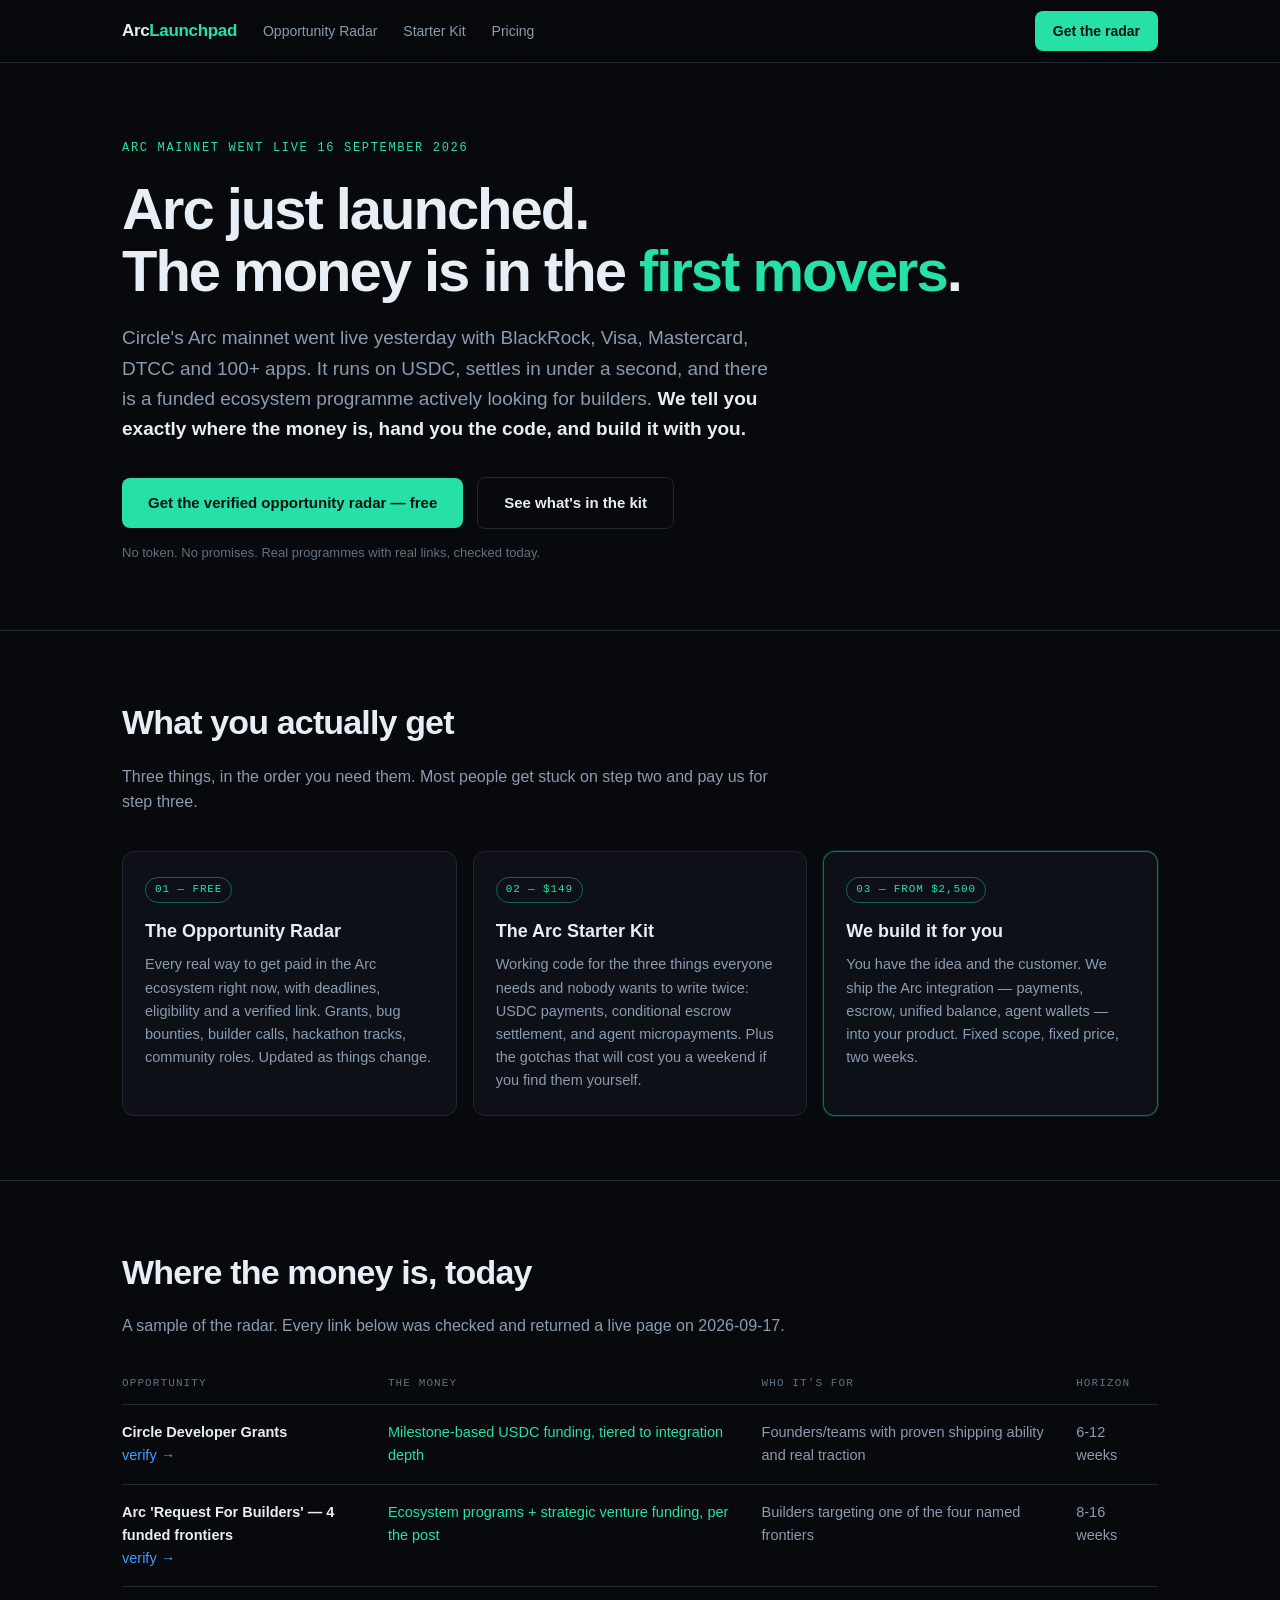
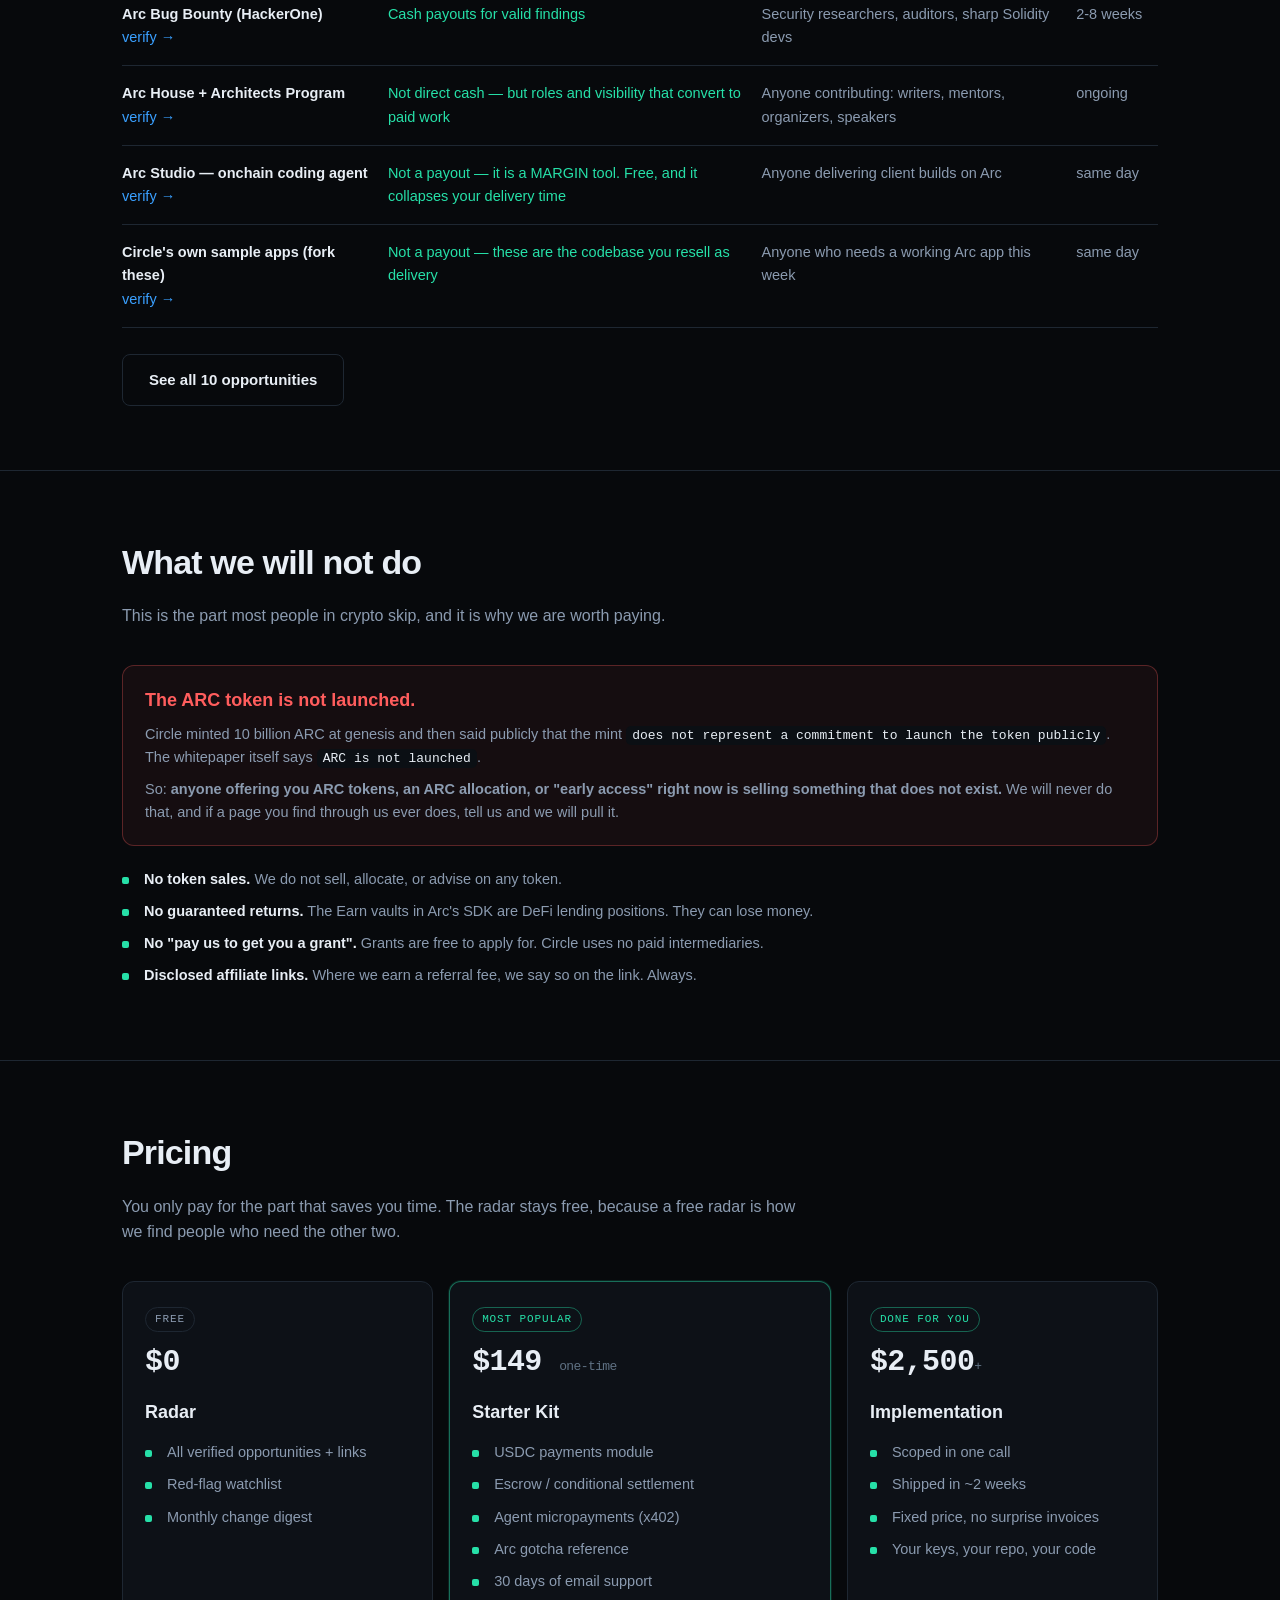
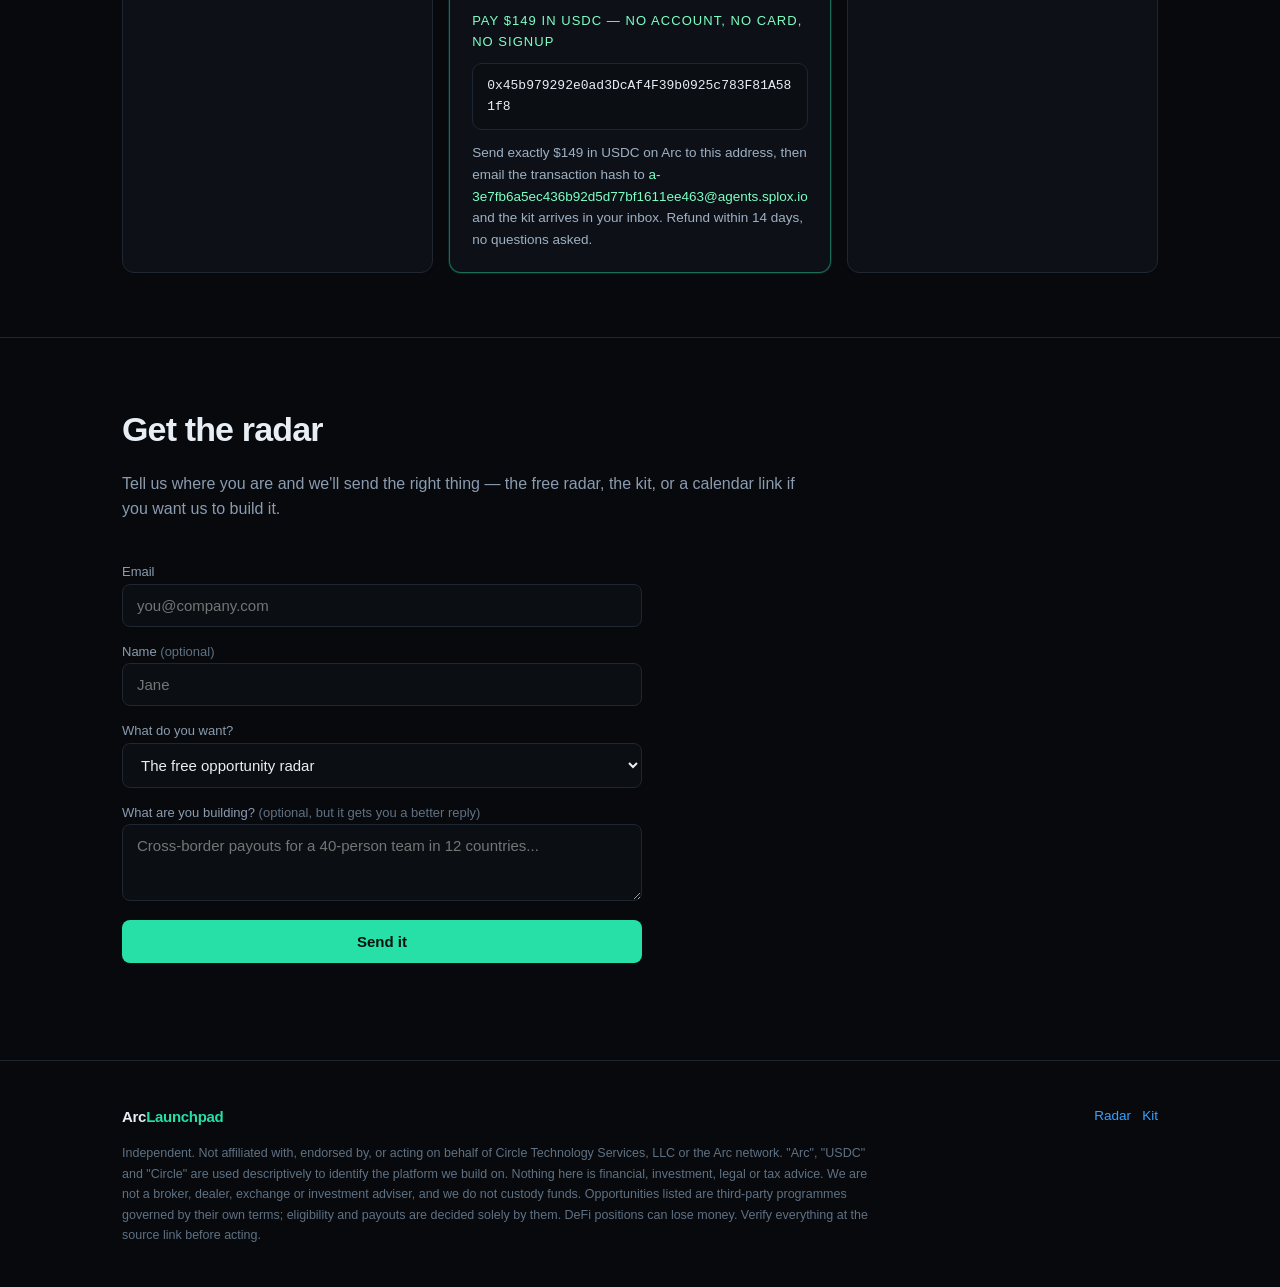
<file: index.html>
<!doctype html>
<html lang="en">
<head>
<meta charset="utf-8">
<meta name="viewport" content="width=device-width,initial-scale=1">
<title>Arc Launchpad — get paid to build on Arc</title>
<meta name="description" content="Verified opportunities, working code, and implementation for builders on Circle's Arc network. Real money: grants, bounties, paid client work.">
<link rel="stylesheet" href="static/style.css">
</head>
<body>

<nav><div class="wrap">
  <div class="brand">Arc<span>Launchpad</span></div>
  <a href="radar.html">Opportunity Radar</a>
  <a href="kit.html">Starter Kit</a>
  <a href="#pricing">Pricing</a>
  <div class="spacer"></div>
  <a class="btn" href="#start" style="padding:9px 18px;font-size:14px">Get the radar</a>
</div></nav>

<header class="hero"><div class="wrap">
  <div class="eyebrow">Arc mainnet went live 16 September 2026</div>
  <h1>Arc just launched.<br>The money is in the <em>first movers</em>.</h1>
  <p class="lede">
    Circle's Arc mainnet went live yesterday with BlackRock, Visa, Mastercard, DTCC and 100+ apps.
    It runs on USDC, settles in under a second, and there is a funded ecosystem programme
    actively looking for builders. <strong>We tell you exactly where the money is, hand you the
    code, and build it with you.</strong>
  </p>
  <div class="row">
    <a class="btn" href="#start">Get the verified opportunity radar — free</a>
    <a class="btn ghost" href="kit.html">See what's in the kit</a>
  </div>
  <p class="cta-note">No token. No promises. Real programmes with real links, checked today.</p>
</div></header>

<section><div class="wrap">
  <h2>What you actually get</h2>
  <p class="sub">Three things, in the order you need them. Most people get stuck on step two and pay us for step three.</p>
  <div class="grid g3">
    <div class="card">
      <span class="tag acc">01 — Free</span>
      <h3 style="margin-top:14px">The Opportunity Radar</h3>
      <p>Every real way to get paid in the Arc ecosystem right now, with deadlines, eligibility and a
      verified link. Grants, bug bounties, builder calls, hackathon tracks, community roles.
      Updated as things change.</p>
    </div>
    <div class="card">
      <span class="tag acc">02 — $149</span>
      <h3 style="margin-top:14px">The Arc Starter Kit</h3>
      <p>Working code for the three things everyone needs and nobody wants to write twice:
      USDC payments, conditional escrow settlement, and agent micropayments. Plus the gotchas
      that will cost you a weekend if you find them yourself.</p>
    </div>
    <div class="card hi">
      <span class="tag acc">03 — from $2,500</span>
      <h3 style="margin-top:14px">We build it for you</h3>
      <p>You have the idea and the customer. We ship the Arc integration — payments, escrow,
      unified balance, agent wallets — into your product. Fixed scope, fixed price, two weeks.</p>
    </div>
  </div>
</div></section>

<section><div class="wrap">
  <h2>Where the money is, today</h2>
  <p class="sub">A sample of the radar. Every link below was checked and returned a live page on
  2026-09-17.</p>
  <table>
    <tr><th>Opportunity</th><th>The money</th><th>Who it's for</th><th>Horizon</th></tr>
    
    <tr>
      <td><b>Circle Developer Grants</b><br><a href="https://www.circle.com/grants" target="_blank" rel="noopener">verify &rarr;</a></td>
      <td class="money">Milestone-based USDC funding, tiered to integration depth</td>
      <td>Founders/teams with proven shipping ability and real traction</td>
      <td>6-12 weeks</td>
    </tr>
    
    <tr>
      <td><b>Arc &#39;Request For Builders&#39; — 4 funded frontiers</b><br><a href="https://www.arc.io/blog/the-unfinished-business-of-finance-machine-commerce-and-global-money" target="_blank" rel="noopener">verify &rarr;</a></td>
      <td class="money">Ecosystem programs + strategic venture funding, per the post</td>
      <td>Builders targeting one of the four named frontiers</td>
      <td>8-16 weeks</td>
    </tr>
    
    <tr>
      <td><b>Arc Bug Bounty (HackerOne)</b><br><a href="https://www.arc.io/blog/open-sourcing-arc-run-your-own-arc-node-and-bug-bounty-program" target="_blank" rel="noopener">verify &rarr;</a></td>
      <td class="money">Cash payouts for valid findings</td>
      <td>Security researchers, auditors, sharp Solidity devs</td>
      <td>2-8 weeks</td>
    </tr>
    
    <tr>
      <td><b>Arc House + Architects Program</b><br><a href="https://www.arc.io/blog/introducing-arc-house-and-the-architects-program" target="_blank" rel="noopener">verify &rarr;</a></td>
      <td class="money">Not direct cash — but roles and visibility that convert to paid work</td>
      <td>Anyone contributing: writers, mentors, organizers, speakers</td>
      <td>ongoing</td>
    </tr>
    
    <tr>
      <td><b>Arc Studio — onchain coding agent</b><br><a href="https://www.arc.io/blog/introducing-arc-studio-the-onchain-coding-agent" target="_blank" rel="noopener">verify &rarr;</a></td>
      <td class="money">Not a payout — it is a MARGIN tool. Free, and it collapses your delivery time</td>
      <td>Anyone delivering client builds on Arc</td>
      <td>same day</td>
    </tr>
    
    <tr>
      <td><b>Circle&#39;s own sample apps (fork these)</b><br><a href="https://github.com/circlefin/arc-escrow" target="_blank" rel="noopener">verify &rarr;</a></td>
      <td class="money">Not a payout — these are the codebase you resell as delivery</td>
      <td>Anyone who needs a working Arc app this week</td>
      <td>same day</td>
    </tr>
    
  </table>
  <div class="row" style="margin-top:26px">
    <a class="btn ghost" href="radar.html">See all 10 opportunities</a>
  </div>
</div></section>

<section><div class="wrap">
  <h2>What we will not do</h2>
  <p class="sub">This is the part most people in crypto skip, and it is why we are worth paying.</p>
  <div class="warnbox">
    <h3>The ARC token is not launched.</h3>
    <p>Circle minted 10 billion ARC at genesis and then said publicly that the mint
    <code>does not represent a commitment to launch the token publicly</code>. The whitepaper
    itself says <code>ARC is not launched</code>.</p>
    <p>So: <b>anyone offering you ARC tokens, an ARC allocation, or "early access" right now is
    selling something that does not exist.</b> We will never do that, and if a page you find
    through us ever does, tell us and we will pull it.</p>
  </div>
  <ul class="clean">
    <li><b>No token sales.</b> We do not sell, allocate, or advise on any token.</li>
    <li><b>No guaranteed returns.</b> The Earn vaults in Arc's SDK are DeFi lending positions. They can lose money.</li>
    <li><b>No "pay us to get you a grant".</b> Grants are free to apply for. Circle uses no paid intermediaries.</li>
    <li><b>Disclosed affiliate links.</b> Where we earn a referral fee, we say so on the link. Always.</li>
  </ul>
</div></section>

<section id="pricing"><div class="wrap">
  <h2>Pricing</h2>
  <p class="sub">You only pay for the part that saves you time. The radar stays free, because a
  free radar is how we find people who need the other two.</p>
  <div class="grid g3">
    <div class="card">
      <span class="tag">Free</span>
      <div class="price">$0</div>
      <h3 style="margin-top:12px">Radar</h3>
      <ul class="clean">
        <li>All verified opportunities + links</li>
        <li>Red-flag watchlist</li>
        <li>Monthly change digest</li>
      </ul>
    </div>
    <div class="card hi">
      <span class="tag acc">Most popular</span>
      <div class="price">$149 <small>one-time</small></div>
      <h3 style="margin-top:12px">Starter Kit</h3>
      <ul class="clean">
        <li>USDC payments module</li>
        <li>Escrow / conditional settlement</li>
        <li>Agent micropayments (x402)</li>
        <li>Arc gotcha reference</li>
        <li>30 days of email support</li>
      </ul>
      
      <div class="pay" style="margin-top:18px">
        <div class="paylabel">Pay $149 in USDC — no account, no card, no signup</div>
        <code class="addr">0x45b979292e0ad3DcAf4F39b0925c783F81A581f8</code>
        <div class="paynote">Send exactly $149 in USDC on Arc to this address, then email
          the transaction hash to <a href="mailto:a-3e7fb6a5ec436b92d5d77bf1611ee463@agents.splox.io">a-3e7fb6a5ec436b92d5d77bf1611ee463@agents.splox.io</a> and the kit
          arrives in your inbox. Refund within 14 days, no questions asked.</div>
      </div>
      
    </div>
    <div class="card">
      <span class="tag acc">Done for you</span>
      <div class="price">$2,500<small>+</small></div>
      <h3 style="margin-top:12px">Implementation</h3>
      <ul class="clean">
        <li>Scoped in one call</li>
        <li>Shipped in ~2 weeks</li>
        <li>Fixed price, no surprise invoices</li>
        <li>Your keys, your repo, your code</li>
      </ul>
    </div>
  </div>
</div></section>

<section id="start"><div class="wrap">
  <h2>Get the radar</h2>
  <p class="sub">Tell us where you are and we'll send the right thing — the free radar, the kit,
  or a calendar link if you want us to build it.</p>
  <form id="f">
    <div>
      <label for="email">Email</label>
      <input id="email" name="email" type="email" placeholder="you@company.com" required>
    </div>
    <div>
      <label for="name">Name <span style="color:var(--dim2)">(optional)</span></label>
      <input id="name" name="name" placeholder="Jane">
    </div>
    <div>
      <label for="interest">What do you want?</label>
      <select id="interest" name="interest">
        <option value="radar">The free opportunity radar</option>
        <option value="kit">The $149 starter kit</option>
        <option value="implementation">Someone to build it — implementation quote</option>
        <option value="grant">Help applying for a Circle grant</option>
      </select>
    </div>
    <div>
      <label for="note">What are you building? <span style="color:var(--dim2)">(optional, but it gets you a better reply)</span></label>
      <textarea id="note" name="note" rows="3" placeholder="Cross-border payouts for a 40-person team in 12 countries..."></textarea>
    </div>
    <button class="btn" type="submit">Send it</button>
    <div id="msg" class="ok"></div>
  </form>
</div></section>

<footer><div class="wrap">
  <div>
    <div class="brand" style="font-size:15px">Arc<span>Launchpad</span></div>
    <div class="disc">
      Independent. Not affiliated with, endorsed by, or acting on behalf of Circle Technology
      Services, LLC or the Arc network. "Arc", "USDC" and "Circle" are used descriptively to
      identify the platform we build on. Nothing here is financial, investment, legal or tax
      advice. We are not a broker, dealer, exchange or investment adviser, and we do not
      custody funds. Opportunities listed are third-party programmes governed by their own
      terms; eligibility and payouts are decided solely by them. DeFi positions can lose
      money. Verify everything at the source link before acting.
    </div>
  </div>
  <div style="white-space:nowrap">
    <a href="radar.html">Radar</a> &nbsp; <a href="kit.html">Kit</a>
  </div>
</div></footer>

<script>
document.getElementById('f').addEventListener('submit', async e => {
  e.preventDefault();
  const msg = document.getElementById('msg');
  msg.className = 'ok'; msg.textContent = 'Sending...';
  const body = Object.fromEntries(new FormData(e.target).entries());
  try {
    const r = await fetch('/api/lead', {
      method: 'POST', headers: {'Content-Type':'application/json'}, body: JSON.stringify(body)
    });
    const j = await r.json();
    msg.className = j.ok ? 'ok' : 'err';
    msg.textContent = j.message || j.error || 'Something went wrong.';
    if (j.ok) e.target.reset();
  } catch (err) {
    msg.className = 'err'; msg.textContent = 'Network error. Try again.';
  }
});
</script>

<script>
/* Static build: no server, so the form composes an email instead of POSTing.
   Honest fallback - it either opens a real mail client or does nothing. */
(function(){
  var f = document.querySelector('form[data-static]');
  if(!f) return;
  f.addEventListener('submit', function(e){
    e.preventDefault();
    var g = function(n){ var el = f.querySelector('[name="'+n+'"]'); return el ? el.value : ''; };
    var to = 'a-3e7fb6a5ec436b92d5d77bf1611ee463@agents.splox.io';
    var body = 'Email: ' + g('email') + '\nIntent: ' + g('interest') +
               '\nNote: ' + g('note') + '\n';
    window.location.href = 'mailto:' + to +
      '?subject=' + encodeURIComponent('Arc Launchpad enquiry') +
      '&body=' + encodeURIComponent(body);
  });
})();
</script>
</body></html>
</file>
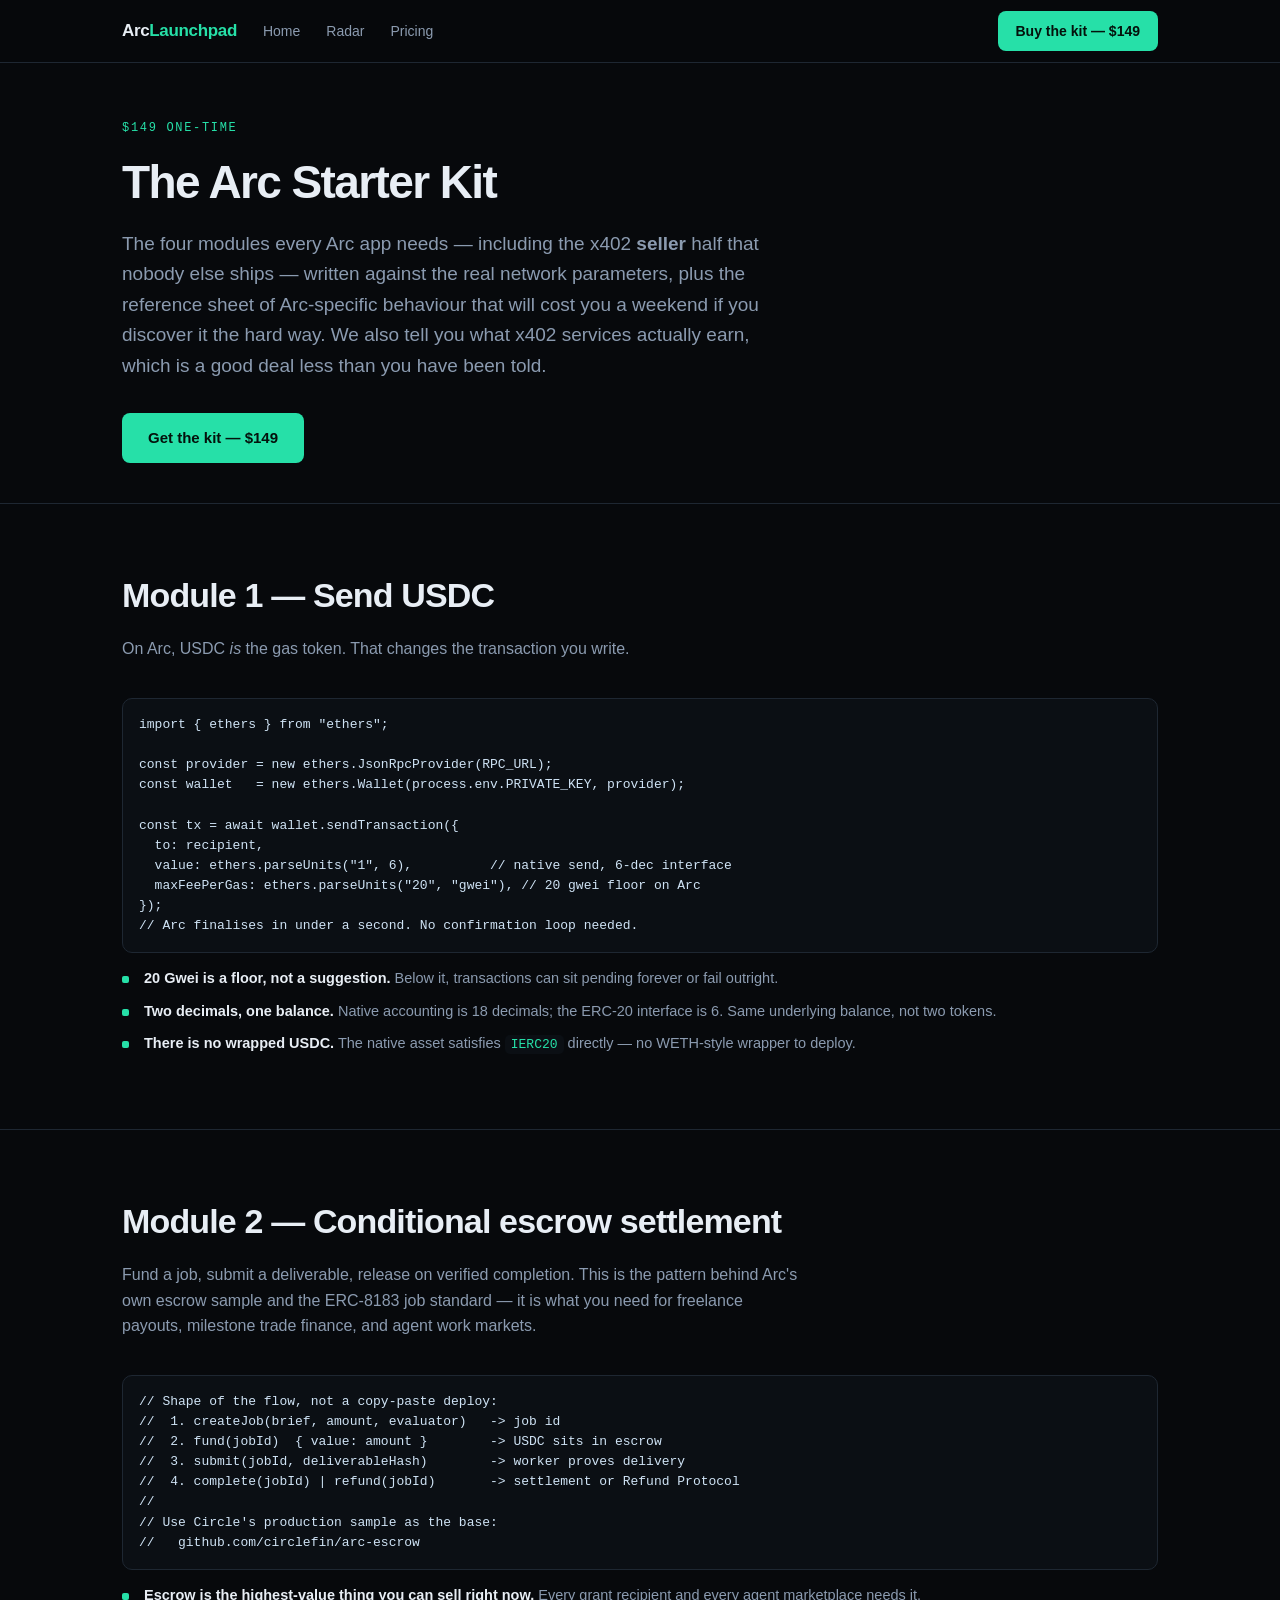
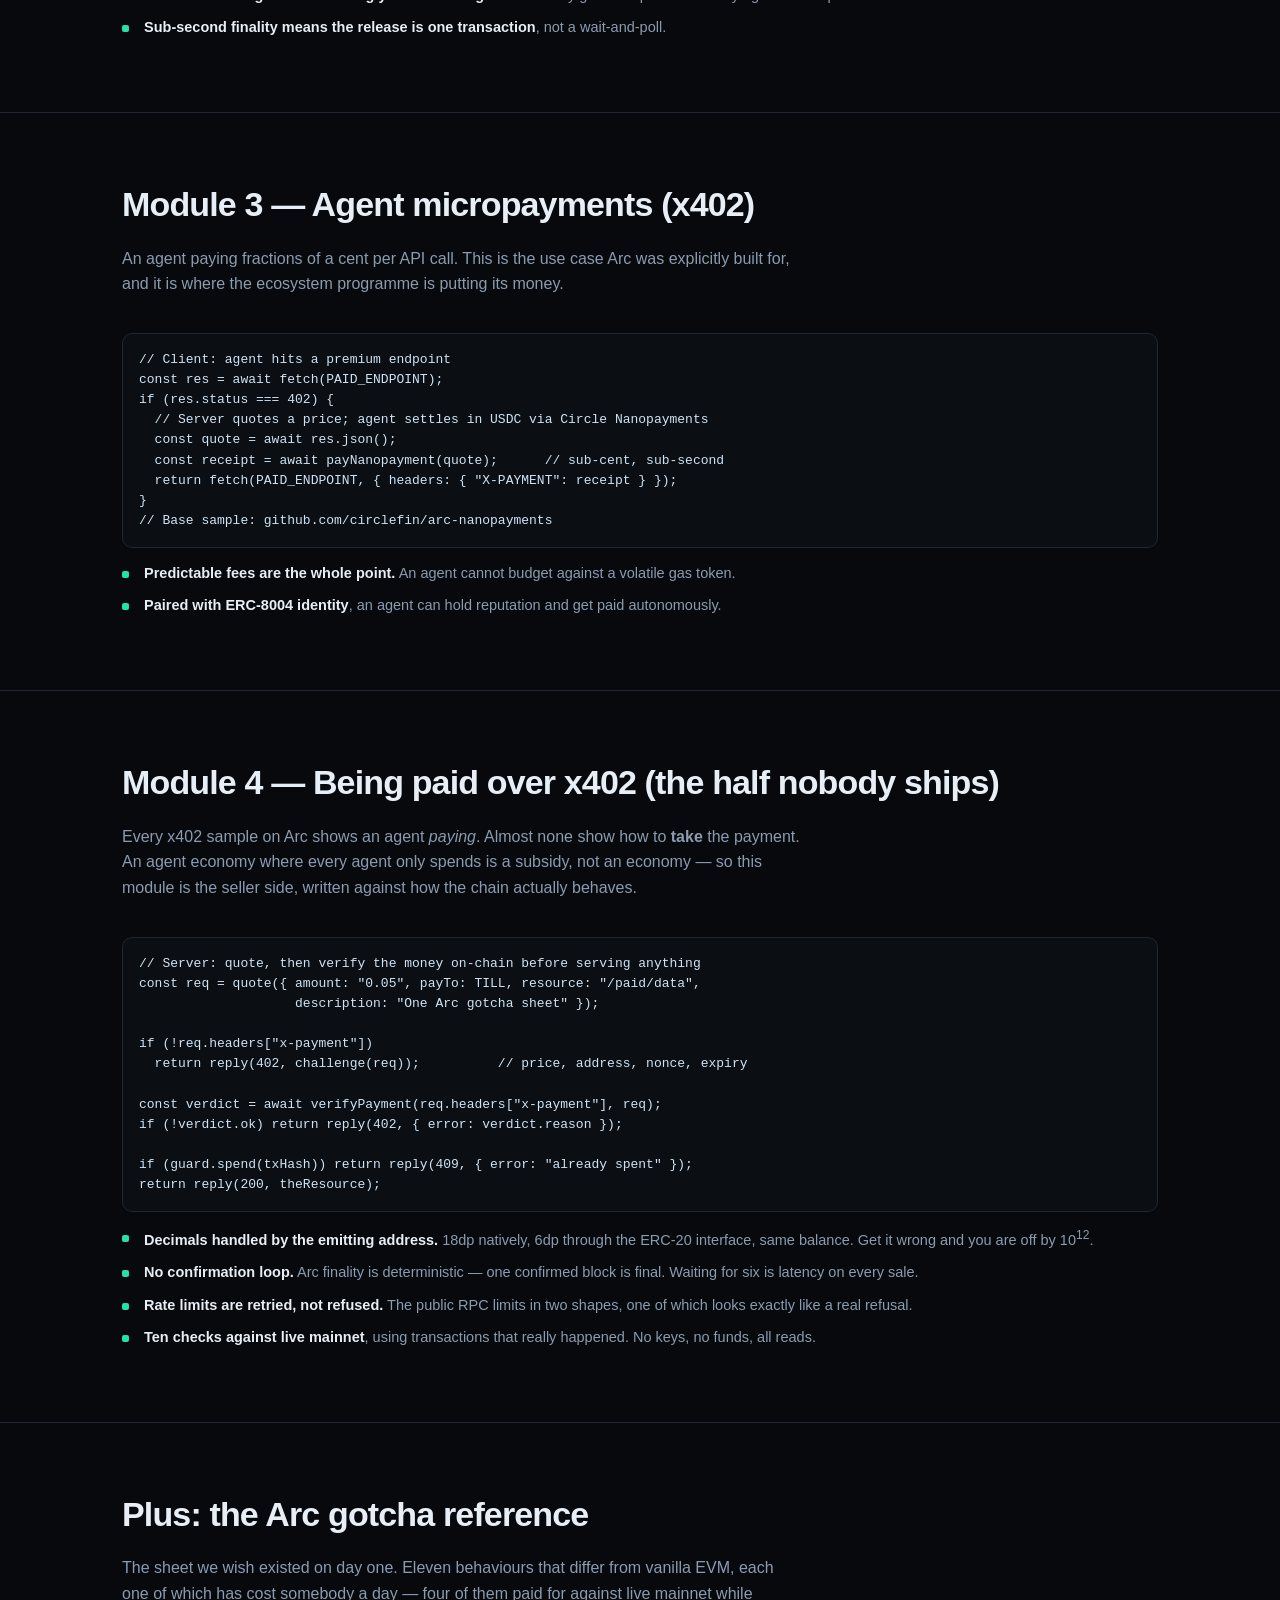
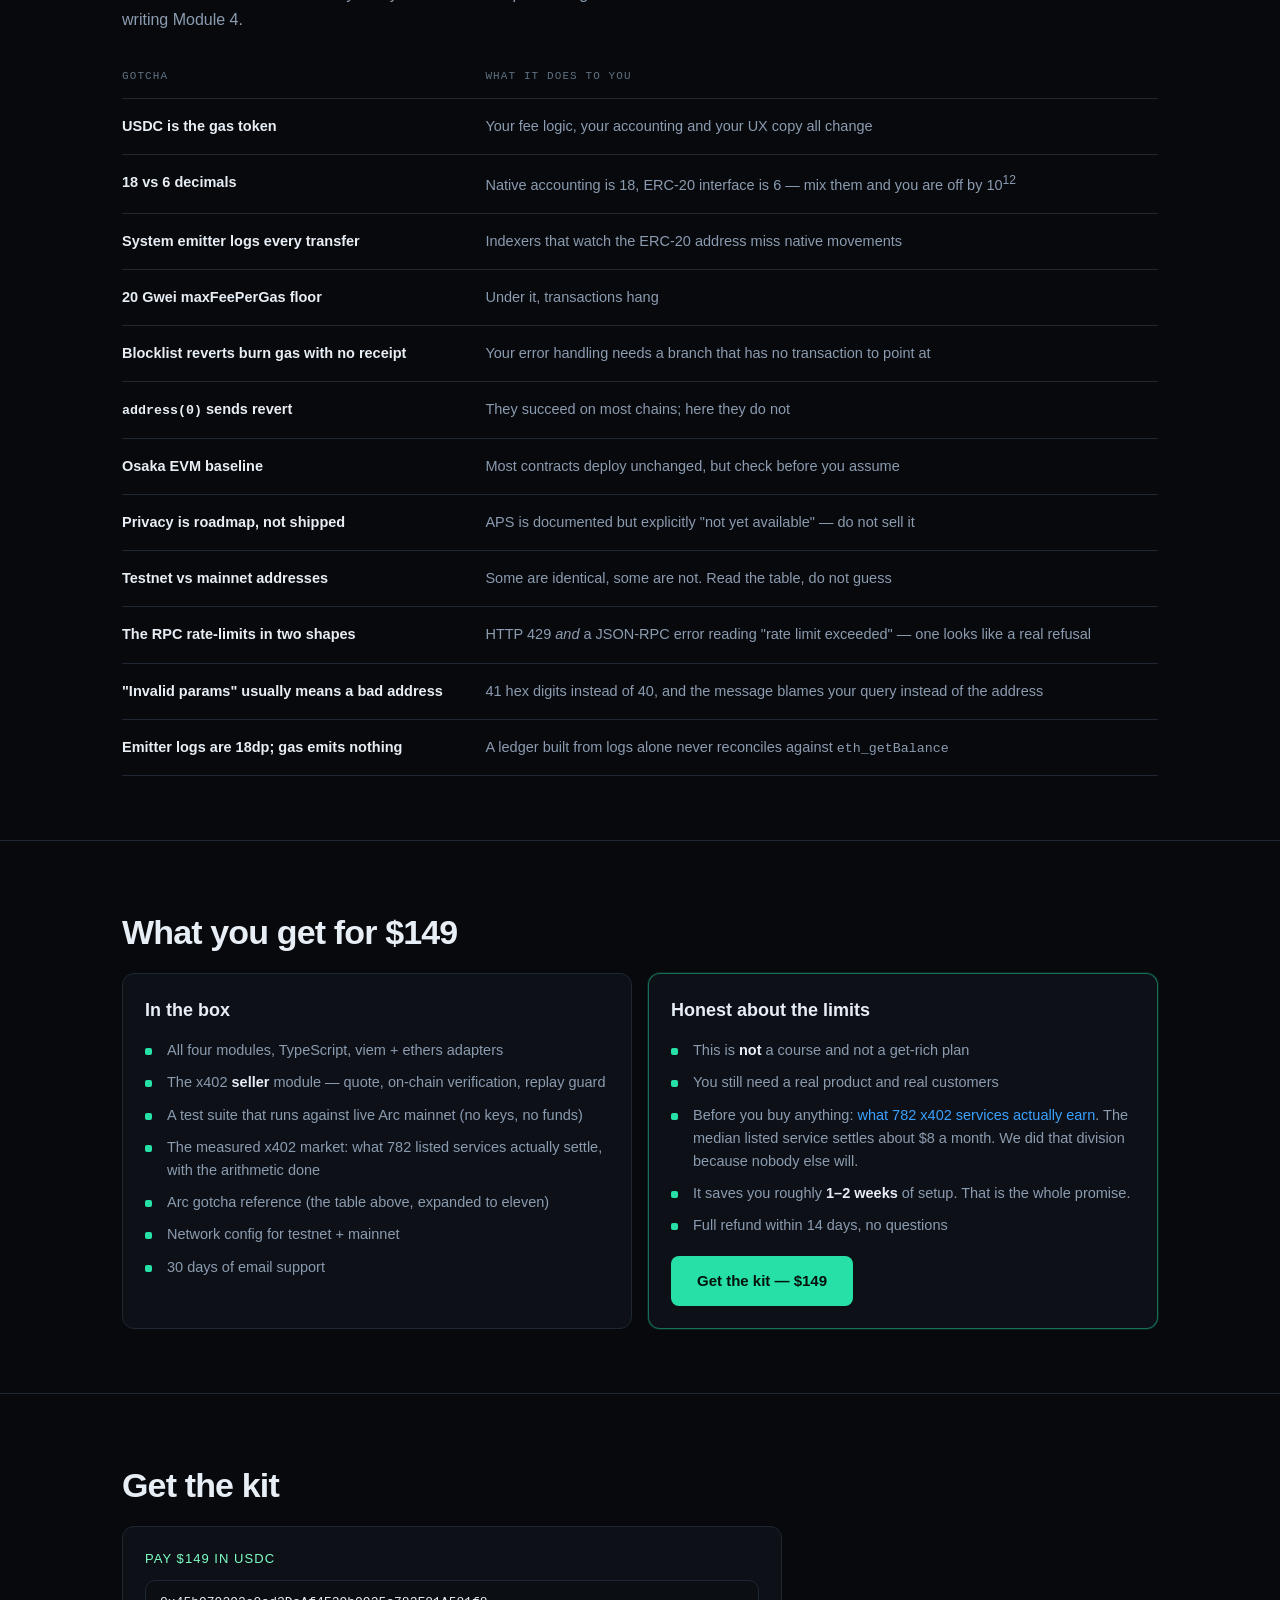
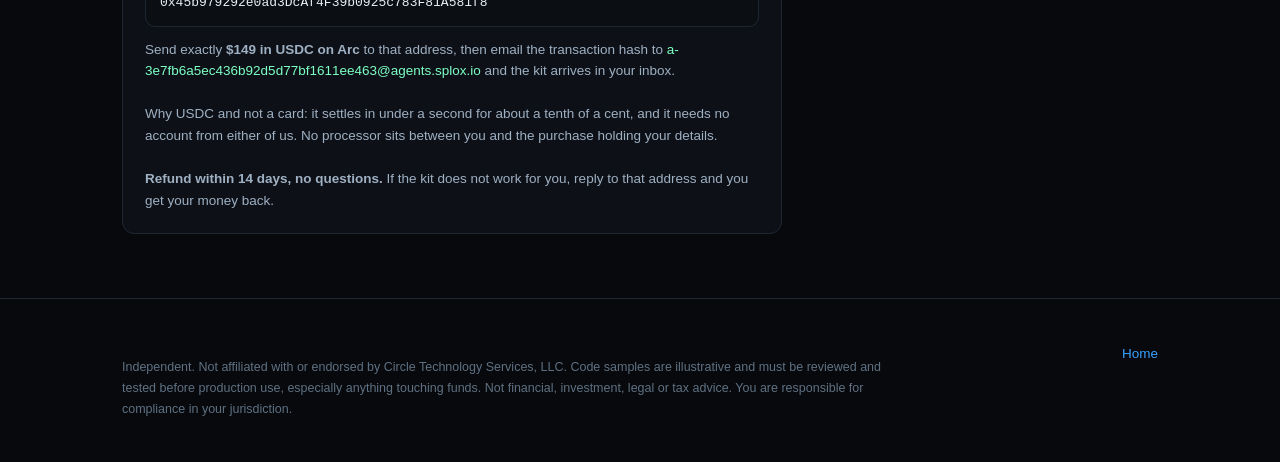
<file: kit.html>
<!doctype html>
<html lang="en">
<head>
<meta charset="utf-8">
<meta name="viewport" content="width=device-width,initial-scale=1">
<title>Arc Starter Kit — the three things everyone builds</title>
<meta name="description" content="Working code for USDC payments, escrow settlement and agent micropayments on Arc, plus the gotchas that cost you a weekend.">
<link rel="stylesheet" href="static/style.css">
</head>
<body>

<nav><div class="wrap">
  <div class="brand">Arc<span>Launchpad</span></div>
  <a href="index.html">Home</a>
  <a href="radar.html">Radar</a>
  <a href="index.html#pricing">Pricing</a>
  <div class="spacer"></div>
  
  <a class="btn" href="kit.html#pay" style="padding:9px 18px;font-size:14px">Buy the kit — $149</a>
  
</div></nav>

<header class="hero" style="padding:56px 0 40px"><div class="wrap">
  <div class="eyebrow">$149 one-time</div>
  <h1 style="font-size:clamp(30px,4.4vw,46px)">The Arc Starter Kit</h1>
  <p class="lede">The four modules every Arc app needs — including the x402 <b>seller</b> half
  that nobody else ships — written against the real network parameters, plus the reference
  sheet of Arc-specific behaviour that will cost you a weekend if you discover it the hard way.
  We also tell you what x402 services actually earn, which is a good deal less than you have
  been told.</p>
  <a class="btn" href="#pay">Get the kit — $149</a>
</div></header>

<section><div class="wrap">
  <h2>Module 1 — Send USDC</h2>
  <p class="sub">On Arc, USDC <em>is</em> the gas token. That changes the transaction you write.</p>
<pre>import { ethers } from "ethers";

const provider = new ethers.JsonRpcProvider(RPC_URL);
const wallet   = new ethers.Wallet(process.env.PRIVATE_KEY, provider);

const tx = await wallet.sendTransaction({
  to: recipient,
  value: ethers.parseUnits("1", 6),          // native send, 6-dec interface
  maxFeePerGas: ethers.parseUnits("20", "gwei"), // 20 gwei floor on Arc
});
// Arc finalises in under a second. No confirmation loop needed.</pre>
  <ul class="clean">
    <li><b>20 Gwei is a floor, not a suggestion.</b> Below it, transactions can sit pending forever or fail outright.</li>
    <li><b>Two decimals, one balance.</b> Native accounting is 18 decimals; the ERC-20 interface is 6. Same underlying balance, not two tokens.</li>
    <li><b>There is no wrapped USDC.</b> The native asset satisfies <code>IERC20</code> directly — no WETH-style wrapper to deploy.</li>
  </ul>
</div></section>

<section><div class="wrap">
  <h2>Module 2 — Conditional escrow settlement</h2>
  <p class="sub">Fund a job, submit a deliverable, release on verified completion. This is the
  pattern behind Arc's own escrow sample and the ERC-8183 job standard — it is what you need for
  freelance payouts, milestone trade finance, and agent work markets.</p>
<pre>// Shape of the flow, not a copy-paste deploy:
//  1. createJob(brief, amount, evaluator)   -> job id
//  2. fund(jobId)  { value: amount }        -> USDC sits in escrow
//  3. submit(jobId, deliverableHash)        -> worker proves delivery
//  4. complete(jobId) | refund(jobId)       -> settlement or Refund Protocol
//
// Use Circle's production sample as the base:
//   github.com/circlefin/arc-escrow</pre>
  <ul class="clean">
    <li><b>Escrow is the highest-value thing you can sell right now.</b> Every grant recipient and every agent marketplace needs it.</li>
    <li><b>Sub-second finality means the release is one transaction</b>, not a wait-and-poll.</li>
  </ul>
</div></section>

<section><div class="wrap">
  <h2>Module 3 — Agent micropayments (x402)</h2>
  <p class="sub">An agent paying fractions of a cent per API call. This is the use case Arc was
  explicitly built for, and it is where the ecosystem programme is putting its money.</p>
<pre>// Client: agent hits a premium endpoint
const res = await fetch(PAID_ENDPOINT);
if (res.status === 402) {
  // Server quotes a price; agent settles in USDC via Circle Nanopayments
  const quote = await res.json();
  const receipt = await payNanopayment(quote);      // sub-cent, sub-second
  return fetch(PAID_ENDPOINT, { headers: { "X-PAYMENT": receipt } });
}
// Base sample: github.com/circlefin/arc-nanopayments</pre>
  <ul class="clean">
    <li><b>Predictable fees are the whole point.</b> An agent cannot budget against a volatile gas token.</li>
    <li><b>Paired with ERC-8004 identity</b>, an agent can hold reputation and get paid autonomously.</li>
  </ul>
</div></section>

<section><div class="wrap">
  <h2>Module 4 — Being paid over x402 (the half nobody ships)</h2>
  <p class="sub">Every x402 sample on Arc shows an agent <i>paying</i>. Almost none show how
  to <b>take</b> the payment. An agent economy where every agent only spends is a subsidy,
  not an economy — so this module is the seller side, written against how the chain
  actually behaves.</p>
<pre>// Server: quote, then verify the money on-chain before serving anything
const req = quote({ amount: "0.05", payTo: TILL, resource: "/paid/data",
                    description: "One Arc gotcha sheet" });

if (!req.headers["x-payment"])
  return reply(402, challenge(req));          // price, address, nonce, expiry

const verdict = await verifyPayment(req.headers["x-payment"], req);
if (!verdict.ok) return reply(402, { error: verdict.reason });

if (guard.spend(txHash)) return reply(409, { error: "already spent" });
return reply(200, theResource);</pre>
  <ul class="clean">
    <li><b>Decimals handled by the emitting address.</b> 18dp natively, 6dp through the
      ERC-20 interface, same balance. Get it wrong and you are off by 10<sup>12</sup>.</li>
    <li><b>No confirmation loop.</b> Arc finality is deterministic — one confirmed block is
      final. Waiting for six is latency on every sale.</li>
    <li><b>Rate limits are retried, not refused.</b> The public RPC limits in two shapes, one
      of which looks exactly like a real refusal.</li>
    <li><b>Ten checks against live mainnet</b>, using transactions that really happened.
      No keys, no funds, all reads.</li>
  </ul>
</div></section>

<section><div class="wrap">
  <h2>Plus: the Arc gotcha reference</h2>
  <p class="sub">The sheet we wish existed on day one. Eleven behaviours that differ from vanilla
  EVM, each one of which has cost somebody a day — four of them paid for against live
  mainnet while writing Module 4.</p>
  <table>
    <tr><th>Gotcha</th><th>What it does to you</th></tr>
    <tr><td><b>USDC is the gas token</b></td><td>Your fee logic, your accounting and your UX copy all change</td></tr>
    <tr><td><b>18 vs 6 decimals</b></td><td>Native accounting is 18, ERC-20 interface is 6 — mix them and you are off by 10<sup>12</sup></td></tr>
    <tr><td><b>System emitter logs every transfer</b></td><td>Indexers that watch the ERC-20 address miss native movements</td></tr>
    <tr><td><b>20 Gwei maxFeePerGas floor</b></td><td>Under it, transactions hang</td></tr>
    <tr><td><b>Blocklist reverts burn gas with no receipt</b></td><td>Your error handling needs a branch that has no transaction to point at</td></tr>
    <tr><td><b><code>address(0)</code> sends revert</b></td><td>They succeed on most chains; here they do not</td></tr>
    <tr><td><b>Osaka EVM baseline</b></td><td>Most contracts deploy unchanged, but check before you assume</td></tr>
    <tr><td><b>Privacy is roadmap, not shipped</b></td><td>APS is documented but explicitly "not yet available" — do not sell it</td></tr>
    <tr><td><b>Testnet vs mainnet addresses</b></td><td>Some are identical, some are not. Read the table, do not guess</td></tr>
    <tr><td><b>The RPC rate-limits in two shapes</b></td><td>HTTP 429 <i>and</i> a JSON-RPC error reading "rate limit exceeded" — one looks like a real refusal</td></tr>
    <tr><td><b>"Invalid params" usually means a bad address</b></td><td>41 hex digits instead of 40, and the message blames your query instead of the address</td></tr>
    <tr><td><b>Emitter logs are 18dp; gas emits nothing</b></td><td>A ledger built from logs alone never reconciles against <code>eth_getBalance</code></td></tr>
  </table>
</div></section>

<section><div class="wrap">
  <h2>What you get for $149</h2>
  <div class="grid g2">
    <div class="card">
      <h3>In the box</h3>
      <ul class="clean">
        <li>All four modules, TypeScript, viem + ethers adapters</li>
        <li>The x402 <b>seller</b> module — quote, on-chain verification, replay guard</li>
        <li>A test suite that runs against live Arc mainnet (no keys, no funds)</li>
        <li>The measured x402 market: what 782 listed services actually settle, with the arithmetic done</li>
        <li>Arc gotcha reference (the table above, expanded to eleven)</li>
        <li>Network config for testnet + mainnet</li>
        <li>30 days of email support</li>
      </ul>
    </div>
    <div class="card hi">
      <h3>Honest about the limits</h3>
      <ul class="clean">
        <li>This is <b>not</b> a course and not a get-rich plan</li>
        <li>You still need a real product and real customers</li>
        <li>Before you buy anything: <a href="learn-x402-what-services-actually-earn.html">what 782 x402 services actually earn</a>. The median listed service settles about $8 a month. We did that division because nobody else will.</li>
        <li>It saves you roughly <b>1–2 weeks</b> of setup. That is the whole promise.</li>
        <li>Full refund within 14 days, no questions</li>
      </ul>
      <div class="row" style="margin-top:18px"><a class="btn" href="#pay">Get the kit — $149</a></div>
    </div>
  </div>
</div></section>

<section id="pay"><div class="wrap">
  <h2>Get the kit</h2>
  <div class="card" style="max-width:660px">
    
    <div class="paylabel">Pay $149 in USDC</div>
    <code class="addr">0x45b979292e0ad3DcAf4F39b0925c783F81A581f8</code>
    <div class="paynote">
      Send exactly <b>$149 in USDC on Arc</b> to that address, then email the
      transaction hash to <a href="mailto:a-3e7fb6a5ec436b92d5d77bf1611ee463@agents.splox.io">a-3e7fb6a5ec436b92d5d77bf1611ee463@agents.splox.io</a> and the kit
      arrives in your inbox.
      <br><br>
      Why USDC and not a card: it settles in under a second for about a tenth of a
      cent, and it needs no account from either of us. No processor sits between you
      and the purchase holding your details.
      <br><br>
      <b>Refund within 14 days, no questions.</b> If the kit does not work for you,
      reply to that address and you get your money back.
    </div>
    
  </div>
</div></section>

<footer><div class="wrap">
  <div class="disc">
    Independent. Not affiliated with or endorsed by Circle Technology Services, LLC. Code samples
    are illustrative and must be reviewed and tested before production use, especially anything
    touching funds. Not financial, investment, legal or tax advice. You are responsible for
    compliance in your jurisdiction.
  </div>
  <div><a href="index.html">Home</a></div>
</div></footer>

<script>
/* Static build: no server, so the form composes an email instead of POSTing.
   Honest fallback - it either opens a real mail client or does nothing. */
(function(){
  var f = document.querySelector('form[data-static]');
  if(!f) return;
  f.addEventListener('submit', function(e){
    e.preventDefault();
    var g = function(n){ var el = f.querySelector('[name="'+n+'"]'); return el ? el.value : ''; };
    var to = 'a-3e7fb6a5ec436b92d5d77bf1611ee463@agents.splox.io';
    var body = 'Email: ' + g('email') + '\nIntent: ' + g('interest') +
               '\nNote: ' + g('note') + '\n';
    window.location.href = 'mailto:' + to +
      '?subject=' + encodeURIComponent('Arc Launchpad enquiry') +
      '&body=' + encodeURIComponent(body);
  });
})();
</script>
</body></html>
</file>
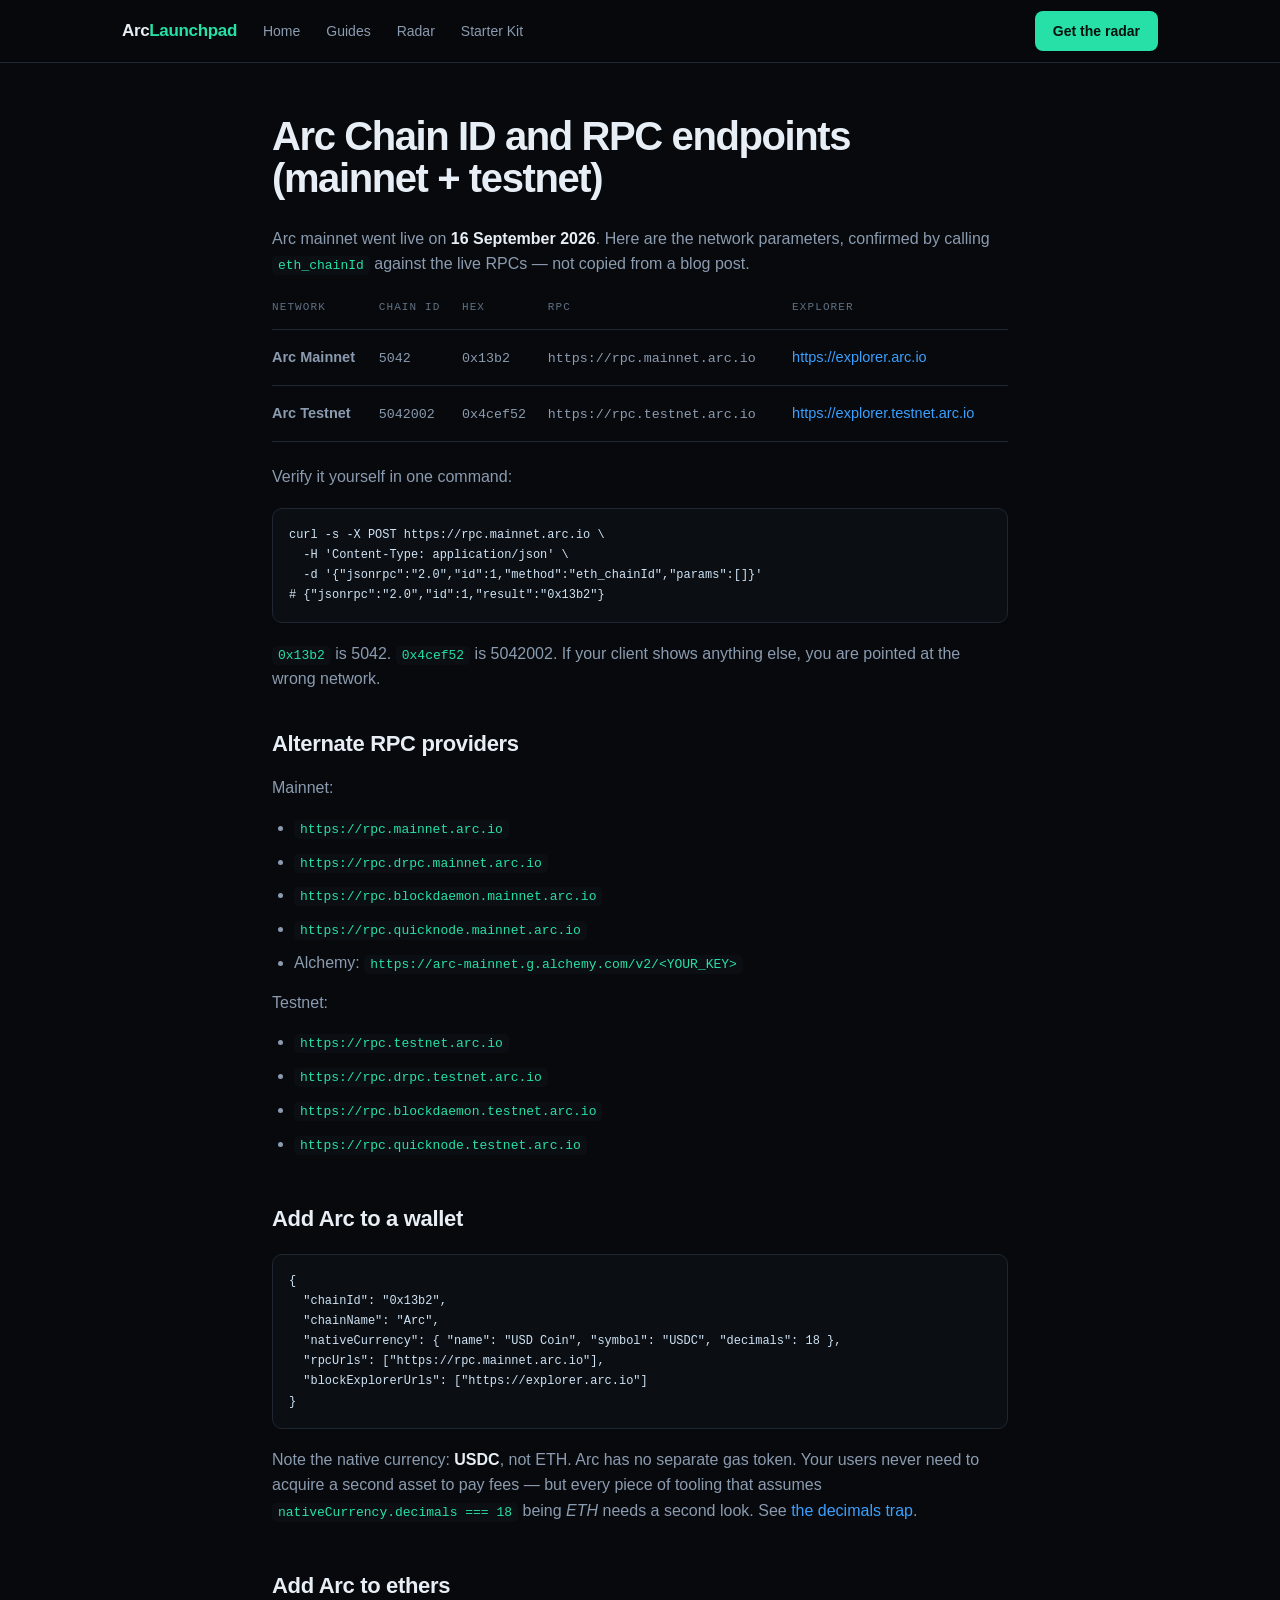
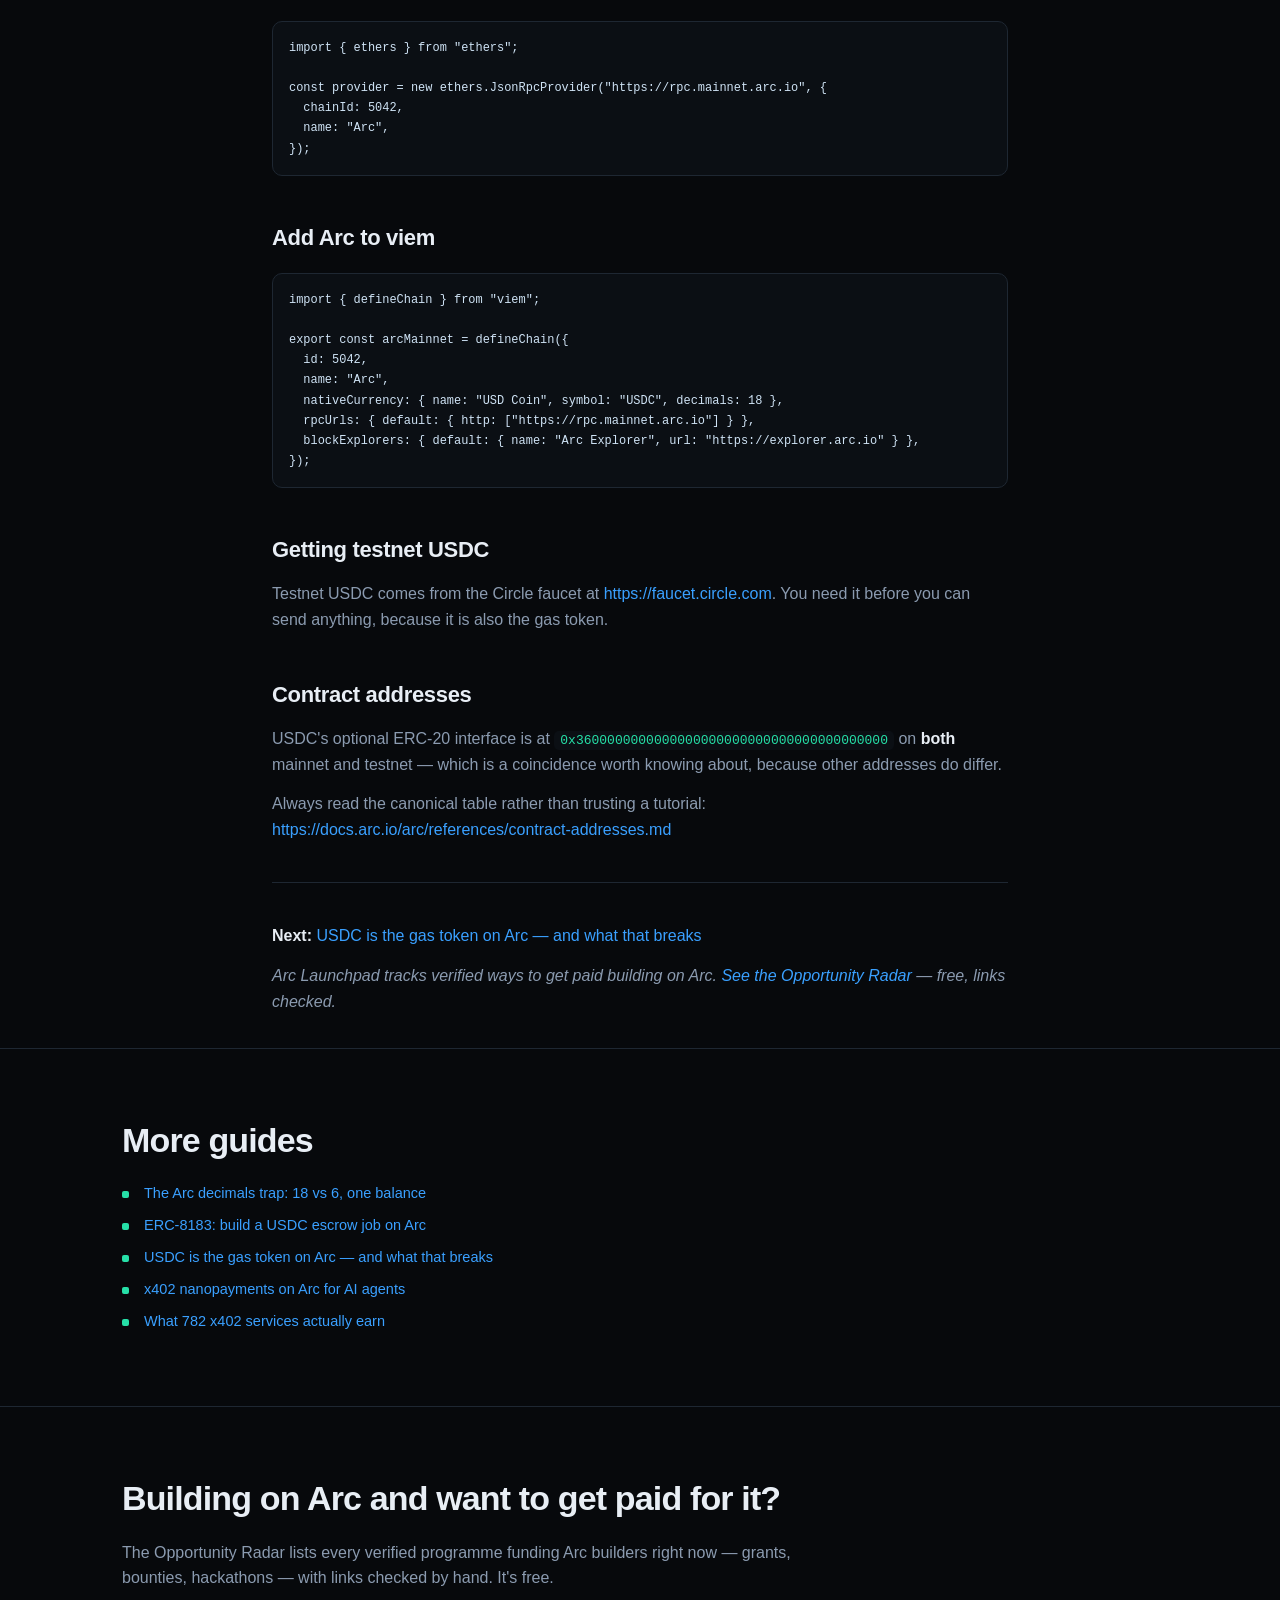
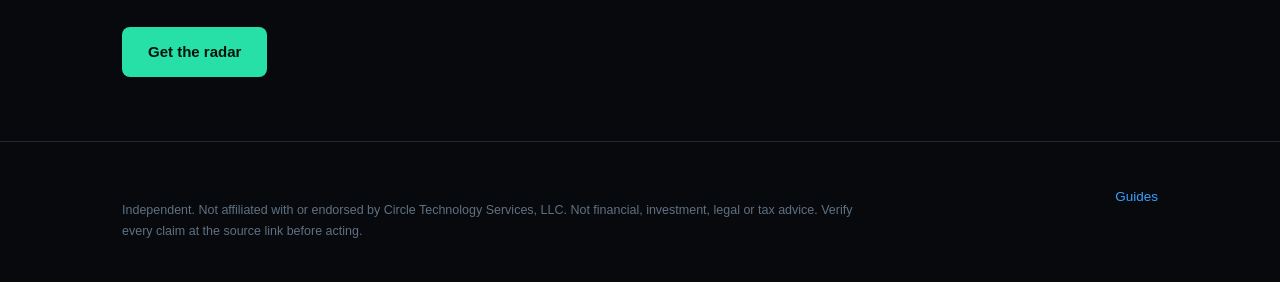
<file: learn-arc-chain-id-rpc.html>
<!doctype html>
<html lang="en">
<head>
<meta charset="utf-8">
<meta name="viewport" content="width=device-width,initial-scale=1">
<title>Arc Chain ID and RPC endpoints (mainnet + testnet) — Arc Launchpad</title>
<meta name="description" content="Arc Chain ID and RPC endpoints (mainnet + testnet). Verified, dated, and sourced for builders on Circle's Arc network.">
<link rel="canonical" href="learn-arc-chain-id-rpc.html">
<link rel="stylesheet" href="static/style.css">
</head>
<body>

<nav><div class="wrap">
  <div class="brand">Arc<span>Launchpad</span></div>
  <a href="index.html">Home</a>
  <a href="learn.html">Guides</a>
  <a href="radar.html">Radar</a>
  <a href="kit.html">Starter Kit</a>
  <div class="spacer"></div>
  <a class="btn" href="index.html#start" style="padding:9px 18px;font-size:14px">Get the radar</a>
</div></nav>

<article class="wrap prose">
<h1 id="arc-chain-id-and-rpc-endpoints-mainnet-testnet">Arc Chain ID and RPC endpoints (mainnet + testnet)</h1>
<p>Arc mainnet went live on <strong>16 September 2026</strong>. Here are the network parameters,
confirmed by calling <code>eth_chainId</code> against the live RPCs — not copied from a
blog post.</p>
<table>
<thead>
<tr>
<th>Network</th>
<th>Chain ID</th>
<th>Hex</th>
<th>RPC</th>
<th>Explorer</th>
</tr>
</thead>
<tbody>
<tr>
<td><strong>Arc Mainnet</strong></td>
<td><code>5042</code></td>
<td><code>0x13b2</code></td>
<td><code>https://rpc.mainnet.arc.io</code></td>
<td><a href="https://explorer.arc.io">https://explorer.arc.io</a></td>
</tr>
<tr>
<td><strong>Arc Testnet</strong></td>
<td><code>5042002</code></td>
<td><code>0x4cef52</code></td>
<td><code>https://rpc.testnet.arc.io</code></td>
<td><a href="https://explorer.testnet.arc.io">https://explorer.testnet.arc.io</a></td>
</tr>
</tbody>
</table>
<p>Verify it yourself in one command:</p>
<pre><code class="language-bash">curl -s -X POST https://rpc.mainnet.arc.io \
  -H 'Content-Type: application/json' \
  -d '{&quot;jsonrpc&quot;:&quot;2.0&quot;,&quot;id&quot;:1,&quot;method&quot;:&quot;eth_chainId&quot;,&quot;params&quot;:[]}'
# {&quot;jsonrpc&quot;:&quot;2.0&quot;,&quot;id&quot;:1,&quot;result&quot;:&quot;0x13b2&quot;}
</code></pre>
<p><code>0x13b2</code> is 5042. <code>0x4cef52</code> is 5042002. If your client shows anything else,
you are pointed at the wrong network.</p>
<h2 id="alternate-rpc-providers">Alternate RPC providers</h2>
<p>Mainnet:</p>
<ul>
<li><code>https://rpc.mainnet.arc.io</code></li>
<li><code>https://rpc.drpc.mainnet.arc.io</code></li>
<li><code>https://rpc.blockdaemon.mainnet.arc.io</code></li>
<li><code>https://rpc.quicknode.mainnet.arc.io</code></li>
<li>Alchemy: <code>https://arc-mainnet.g.alchemy.com/v2/&lt;YOUR_KEY&gt;</code></li>
</ul>
<p>Testnet:</p>
<ul>
<li><code>https://rpc.testnet.arc.io</code></li>
<li><code>https://rpc.drpc.testnet.arc.io</code></li>
<li><code>https://rpc.blockdaemon.testnet.arc.io</code></li>
<li><code>https://rpc.quicknode.testnet.arc.io</code></li>
</ul>
<h2 id="add-arc-to-a-wallet">Add Arc to a wallet</h2>
<pre><code class="language-json">{
  &quot;chainId&quot;: &quot;0x13b2&quot;,
  &quot;chainName&quot;: &quot;Arc&quot;,
  &quot;nativeCurrency&quot;: { &quot;name&quot;: &quot;USD Coin&quot;, &quot;symbol&quot;: &quot;USDC&quot;, &quot;decimals&quot;: 18 },
  &quot;rpcUrls&quot;: [&quot;https://rpc.mainnet.arc.io&quot;],
  &quot;blockExplorerUrls&quot;: [&quot;https://explorer.arc.io&quot;]
}
</code></pre>
<p>Note the native currency: <strong>USDC</strong>, not ETH. Arc has no separate gas token. Your
users never need to acquire a second asset to pay fees — but every piece of
tooling that assumes <code>nativeCurrency.decimals === 18</code> being <em>ETH</em> needs a second
look. See <a href="learn-arc-usdc-decimals.html">the decimals trap</a>.</p>
<h2 id="add-arc-to-ethers">Add Arc to ethers</h2>
<pre><code class="language-ts">import { ethers } from &quot;ethers&quot;;

const provider = new ethers.JsonRpcProvider(&quot;https://rpc.mainnet.arc.io&quot;, {
  chainId: 5042,
  name: &quot;Arc&quot;,
});
</code></pre>
<h2 id="add-arc-to-viem">Add Arc to viem</h2>
<pre><code class="language-ts">import { defineChain } from &quot;viem&quot;;

export const arcMainnet = defineChain({
  id: 5042,
  name: &quot;Arc&quot;,
  nativeCurrency: { name: &quot;USD Coin&quot;, symbol: &quot;USDC&quot;, decimals: 18 },
  rpcUrls: { default: { http: [&quot;https://rpc.mainnet.arc.io&quot;] } },
  blockExplorers: { default: { name: &quot;Arc Explorer&quot;, url: &quot;https://explorer.arc.io&quot; } },
});
</code></pre>
<h2 id="getting-testnet-usdc">Getting testnet USDC</h2>
<p>Testnet USDC comes from the Circle faucet at <a href="https://faucet.circle.com">https://faucet.circle.com</a>. You
need it before you can send anything, because it is also the gas token.</p>
<h2 id="contract-addresses">Contract addresses</h2>
<p>USDC's optional ERC-20 interface is at
<code>0x3600000000000000000000000000000000000000</code> on <strong>both</strong> mainnet and testnet —
which is a coincidence worth knowing about, because other addresses do differ.</p>
<p>Always read the canonical table rather than trusting a tutorial:
<a href="https://docs.arc.io/arc/references/contract-addresses.md">https://docs.arc.io/arc/references/contract-addresses.md</a></p>
<hr />
<p><strong>Next:</strong> <a href="learn-usdc-as-gas-on-arc.html">USDC is the gas token on Arc — and what that breaks</a></p>
<p><em>Arc Launchpad tracks verified ways to get paid building on Arc.
<a href="radar.html">See the Opportunity Radar</a> — free, links checked.</em></p>
</article>

<section style="border-top:1px solid var(--line)"><div class="wrap">
  <h2>More guides</h2>
  <ul class="clean">
    
    <li><a href="learn-arc-usdc-decimals.html">The Arc decimals trap: 18 vs 6, one balance</a></li>
    
    <li><a href="learn-erc-8183-escrow-tutorial.html">ERC-8183: build a USDC escrow job on Arc</a></li>
    
    <li><a href="learn-usdc-as-gas-on-arc.html">USDC is the gas token on Arc — and what that breaks</a></li>
    
    <li><a href="learn-x402-nanopayments-arc.html">x402 nanopayments on Arc for AI agents</a></li>
    
    <li><a href="learn-x402-what-services-actually-earn.html">What 782 x402 services actually earn</a></li>
    
  </ul>
</div></section>

<section><div class="wrap">
  <h2>Building on Arc and want to get paid for it?</h2>
  <p class="sub">The Opportunity Radar lists every verified programme funding Arc
  builders right now — grants, bounties, hackathons — with links checked by hand.
  It's free.</p>
  <a class="btn" href="index.html#start">Get the radar</a>
</div></section>

<footer><div class="wrap">
  <div class="disc">
    Independent. Not affiliated with or endorsed by Circle Technology Services,
    LLC. Not financial, investment, legal or tax advice. Verify every claim at
    the source link before acting.
  </div>
  <div><a href="learn.html">Guides</a></div>
</div></footer>

<script>
/* Static build: no server, so the form composes an email instead of POSTing.
   Honest fallback - it either opens a real mail client or does nothing. */
(function(){
  var f = document.querySelector('form[data-static]');
  if(!f) return;
  f.addEventListener('submit', function(e){
    e.preventDefault();
    var g = function(n){ var el = f.querySelector('[name="'+n+'"]'); return el ? el.value : ''; };
    var to = 'a-3e7fb6a5ec436b92d5d77bf1611ee463@agents.splox.io';
    var body = 'Email: ' + g('email') + '\nIntent: ' + g('interest') +
               '\nNote: ' + g('note') + '\n';
    window.location.href = 'mailto:' + to +
      '?subject=' + encodeURIComponent('Arc Launchpad enquiry') +
      '&body=' + encodeURIComponent(body);
  });
})();
</script>
</body></html>
</file>
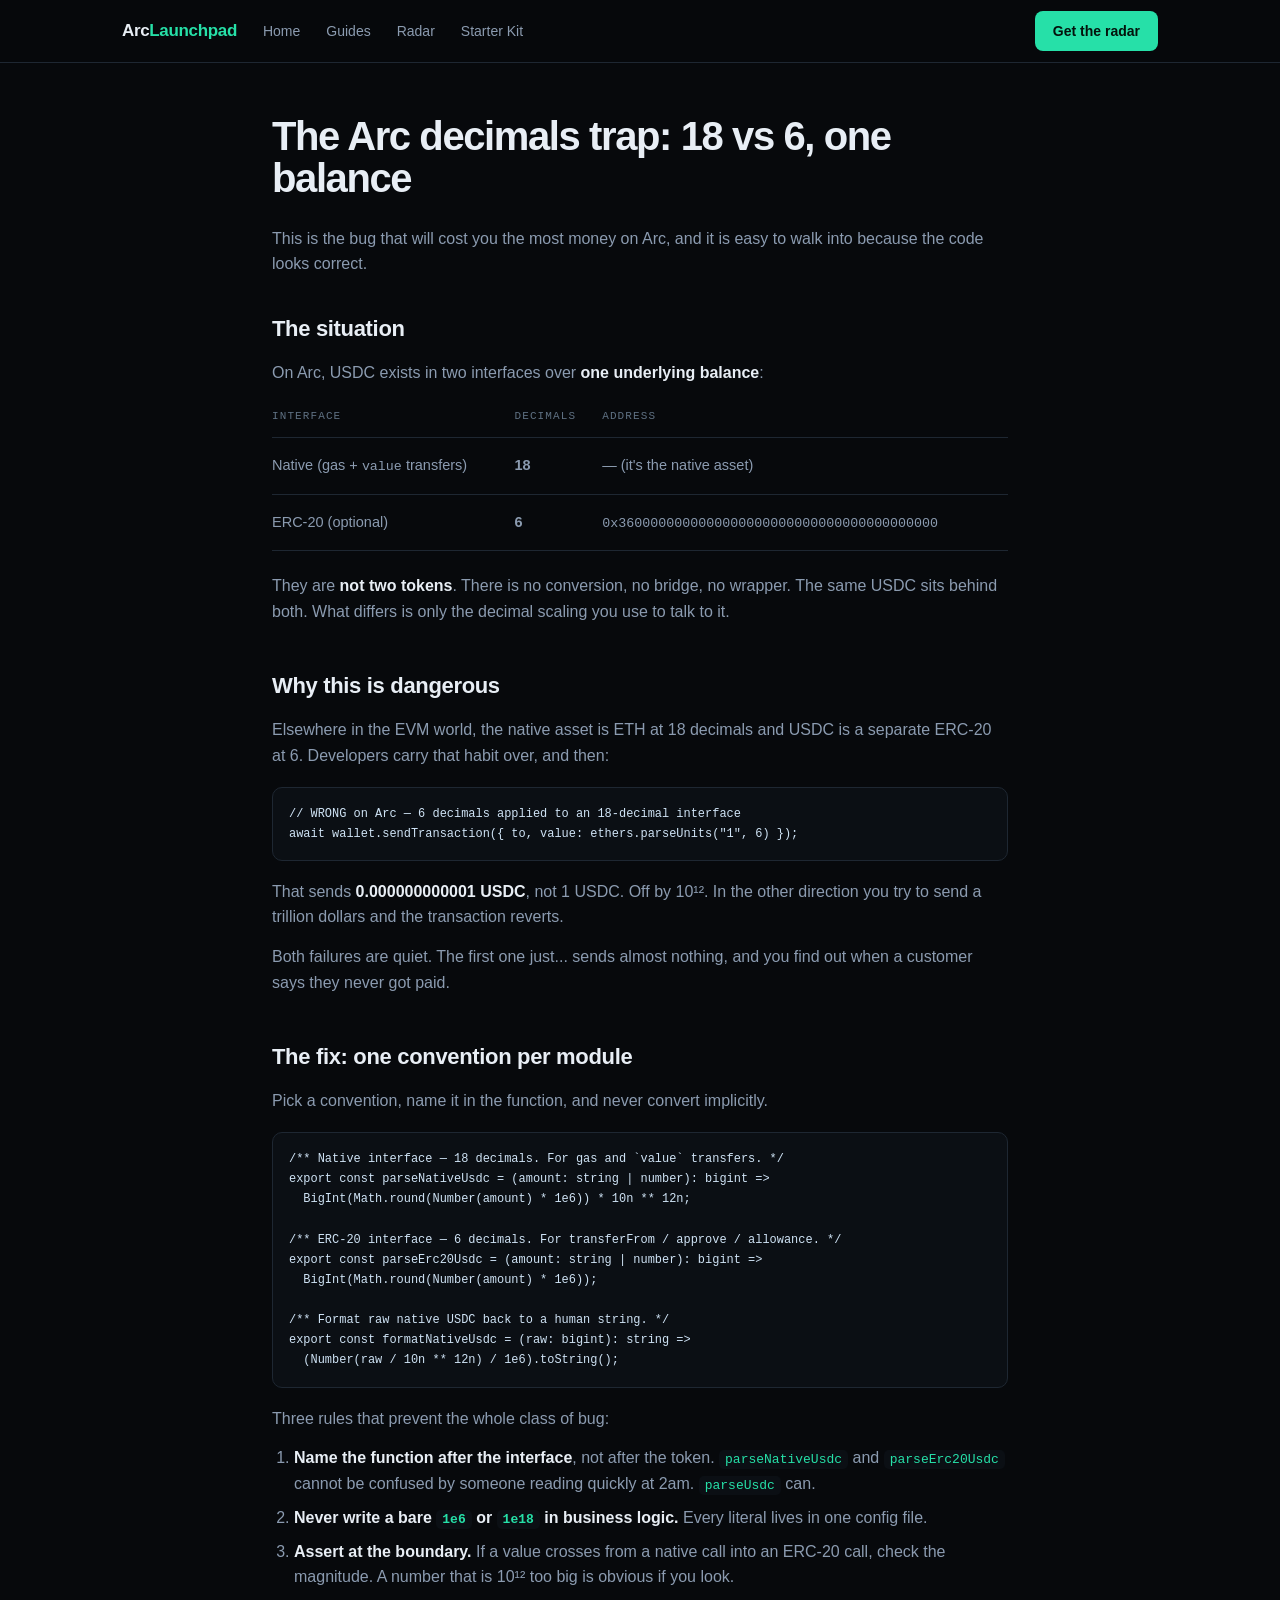
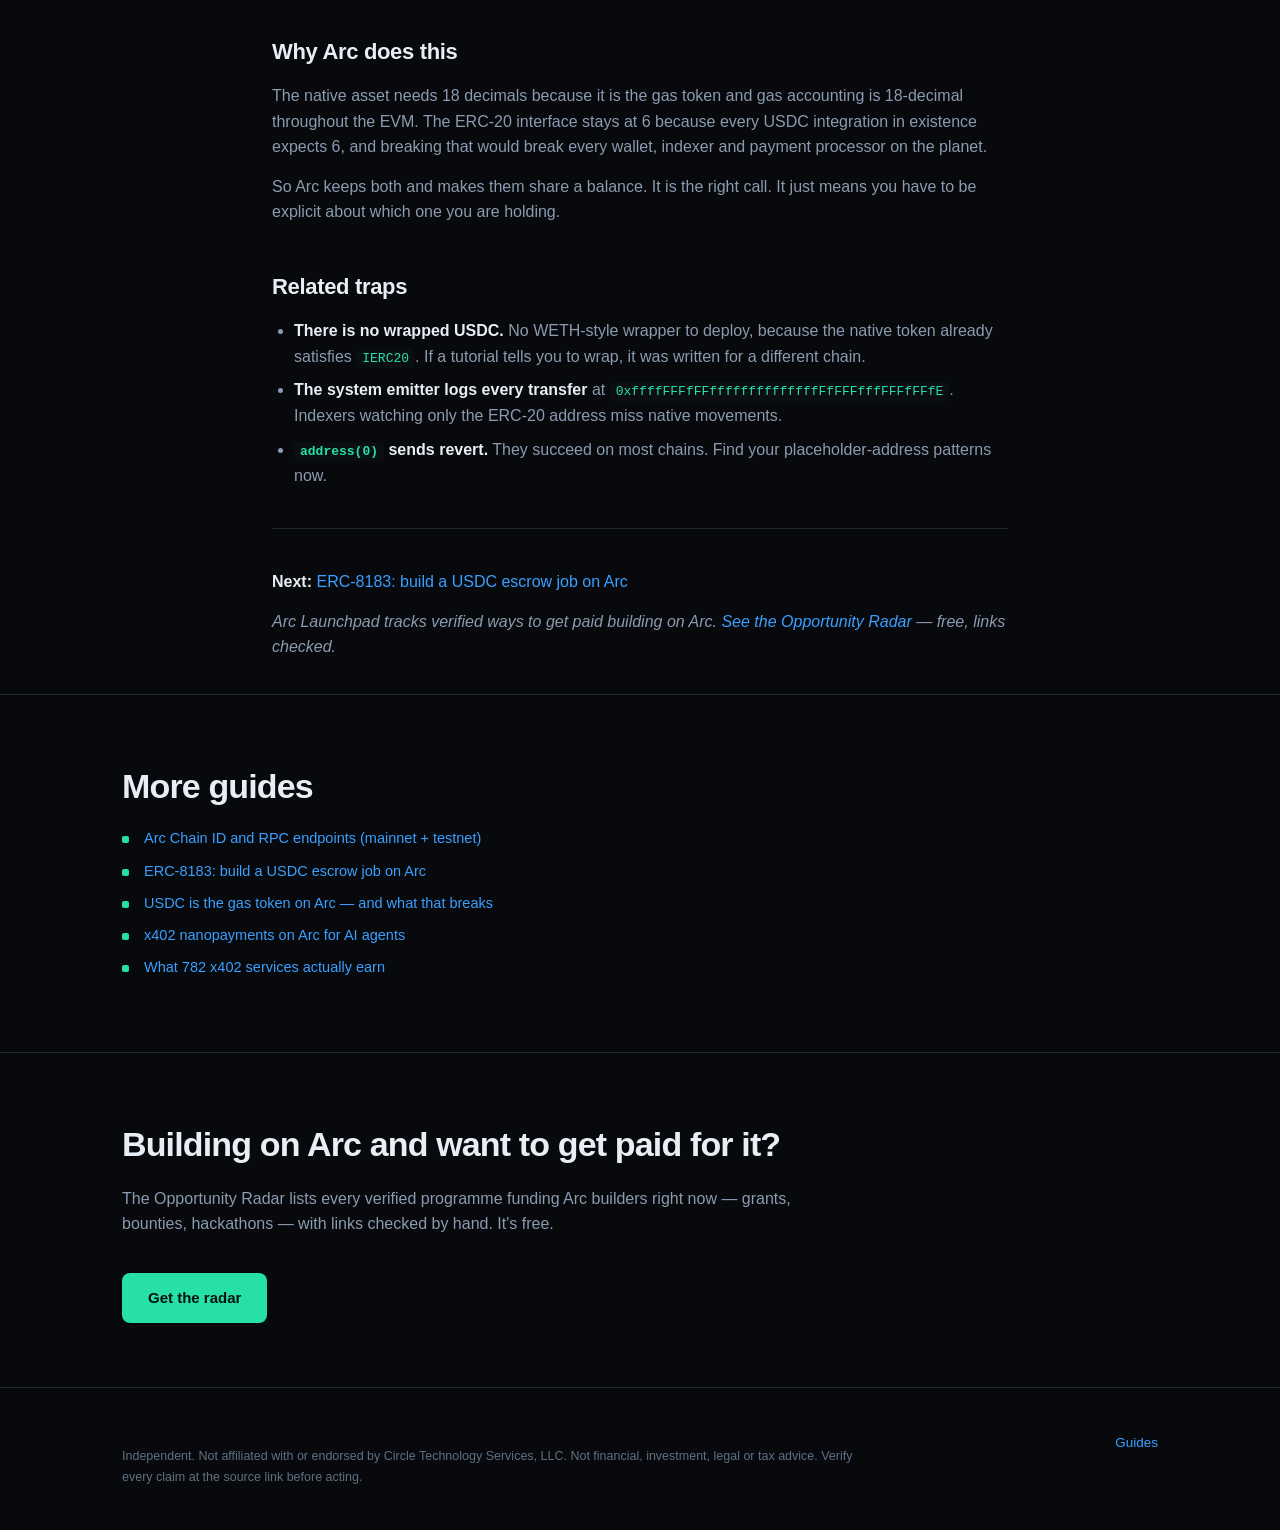
<file: learn-arc-usdc-decimals.html>
<!doctype html>
<html lang="en">
<head>
<meta charset="utf-8">
<meta name="viewport" content="width=device-width,initial-scale=1">
<title>The Arc decimals trap: 18 vs 6, one balance — Arc Launchpad</title>
<meta name="description" content="The Arc decimals trap: 18 vs 6, one balance. Verified, dated, and sourced for builders on Circle's Arc network.">
<link rel="canonical" href="learn-arc-usdc-decimals.html">
<link rel="stylesheet" href="static/style.css">
</head>
<body>

<nav><div class="wrap">
  <div class="brand">Arc<span>Launchpad</span></div>
  <a href="index.html">Home</a>
  <a href="learn.html">Guides</a>
  <a href="radar.html">Radar</a>
  <a href="kit.html">Starter Kit</a>
  <div class="spacer"></div>
  <a class="btn" href="index.html#start" style="padding:9px 18px;font-size:14px">Get the radar</a>
</div></nav>

<article class="wrap prose">
<h1 id="the-arc-decimals-trap-18-vs-6-one-balance">The Arc decimals trap: 18 vs 6, one balance</h1>
<p>This is the bug that will cost you the most money on Arc, and it is easy to walk
into because the code looks correct.</p>
<h2 id="the-situation">The situation</h2>
<p>On Arc, USDC exists in two interfaces over <strong>one underlying balance</strong>:</p>
<table>
<thead>
<tr>
<th>Interface</th>
<th>Decimals</th>
<th>Address</th>
</tr>
</thead>
<tbody>
<tr>
<td>Native (gas + <code>value</code> transfers)</td>
<td><strong>18</strong></td>
<td>— (it's the native asset)</td>
</tr>
<tr>
<td>ERC-20 (optional)</td>
<td><strong>6</strong></td>
<td><code>0x3600000000000000000000000000000000000000</code></td>
</tr>
</tbody>
</table>
<p>They are <strong>not two tokens</strong>. There is no conversion, no bridge, no wrapper. The
same USDC sits behind both. What differs is only the decimal scaling you use to
talk to it.</p>
<h2 id="why-this-is-dangerous">Why this is dangerous</h2>
<p>Elsewhere in the EVM world, the native asset is ETH at 18 decimals and USDC is a
separate ERC-20 at 6. Developers carry that habit over, and then:</p>
<pre><code class="language-ts">// WRONG on Arc — 6 decimals applied to an 18-decimal interface
await wallet.sendTransaction({ to, value: ethers.parseUnits(&quot;1&quot;, 6) });
</code></pre>
<p>That sends <strong>0.000000000001 USDC</strong>, not 1 USDC. Off by 10¹². In the other
direction you try to send a trillion dollars and the transaction reverts.</p>
<p>Both failures are quiet. The first one just... sends almost nothing, and you find
out when a customer says they never got paid.</p>
<h2 id="the-fix-one-convention-per-module">The fix: one convention per module</h2>
<p>Pick a convention, name it in the function, and never convert implicitly.</p>
<pre><code class="language-ts">/** Native interface — 18 decimals. For gas and `value` transfers. */
export const parseNativeUsdc = (amount: string | number): bigint =&gt;
  BigInt(Math.round(Number(amount) * 1e6)) * 10n ** 12n;

/** ERC-20 interface — 6 decimals. For transferFrom / approve / allowance. */
export const parseErc20Usdc = (amount: string | number): bigint =&gt;
  BigInt(Math.round(Number(amount) * 1e6));

/** Format raw native USDC back to a human string. */
export const formatNativeUsdc = (raw: bigint): string =&gt;
  (Number(raw / 10n ** 12n) / 1e6).toString();
</code></pre>
<p>Three rules that prevent the whole class of bug:</p>
<ol>
<li><strong>Name the function after the interface</strong>, not after the token. <code>parseNativeUsdc</code>
   and <code>parseErc20Usdc</code> cannot be confused by someone reading quickly at 2am.
   <code>parseUsdc</code> can.</li>
<li><strong>Never write a bare <code>1e6</code> or <code>1e18</code> in business logic.</strong> Every literal lives
   in one config file.</li>
<li><strong>Assert at the boundary.</strong> If a value crosses from a native call into an
   ERC-20 call, check the magnitude. A number that is 10¹² too big is obvious if
   you look.</li>
</ol>
<h2 id="why-arc-does-this">Why Arc does this</h2>
<p>The native asset needs 18 decimals because it is the gas token and gas
accounting is 18-decimal throughout the EVM. The ERC-20 interface stays at 6
because every USDC integration in existence expects 6, and breaking that would
break every wallet, indexer and payment processor on the planet.</p>
<p>So Arc keeps both and makes them share a balance. It is the right call. It just
means you have to be explicit about which one you are holding.</p>
<h2 id="related-traps">Related traps</h2>
<ul>
<li><strong>There is no wrapped USDC.</strong> No WETH-style wrapper to deploy, because the
  native token already satisfies <code>IERC20</code>. If a tutorial tells you to wrap,
  it was written for a different chain.</li>
<li><strong>The system emitter logs every transfer</strong> at
  <code>0xffffFFFfFFffffffffffffffFfFFFfffFFFfFFfE</code>. Indexers watching only the ERC-20
  address miss native movements.</li>
<li><strong><code>address(0)</code> sends revert.</strong> They succeed on most chains. Find your
  placeholder-address patterns now.</li>
</ul>
<hr />
<p><strong>Next:</strong> <a href="learn-erc-8183-escrow-tutorial.html">ERC-8183: build a USDC escrow job on Arc</a></p>
<p><em>Arc Launchpad tracks verified ways to get paid building on Arc.
<a href="radar.html">See the Opportunity Radar</a> — free, links checked.</em></p>
</article>

<section style="border-top:1px solid var(--line)"><div class="wrap">
  <h2>More guides</h2>
  <ul class="clean">
    
    <li><a href="learn-arc-chain-id-rpc.html">Arc Chain ID and RPC endpoints (mainnet + testnet)</a></li>
    
    <li><a href="learn-erc-8183-escrow-tutorial.html">ERC-8183: build a USDC escrow job on Arc</a></li>
    
    <li><a href="learn-usdc-as-gas-on-arc.html">USDC is the gas token on Arc — and what that breaks</a></li>
    
    <li><a href="learn-x402-nanopayments-arc.html">x402 nanopayments on Arc for AI agents</a></li>
    
    <li><a href="learn-x402-what-services-actually-earn.html">What 782 x402 services actually earn</a></li>
    
  </ul>
</div></section>

<section><div class="wrap">
  <h2>Building on Arc and want to get paid for it?</h2>
  <p class="sub">The Opportunity Radar lists every verified programme funding Arc
  builders right now — grants, bounties, hackathons — with links checked by hand.
  It's free.</p>
  <a class="btn" href="index.html#start">Get the radar</a>
</div></section>

<footer><div class="wrap">
  <div class="disc">
    Independent. Not affiliated with or endorsed by Circle Technology Services,
    LLC. Not financial, investment, legal or tax advice. Verify every claim at
    the source link before acting.
  </div>
  <div><a href="learn.html">Guides</a></div>
</div></footer>

<script>
/* Static build: no server, so the form composes an email instead of POSTing.
   Honest fallback - it either opens a real mail client or does nothing. */
(function(){
  var f = document.querySelector('form[data-static]');
  if(!f) return;
  f.addEventListener('submit', function(e){
    e.preventDefault();
    var g = function(n){ var el = f.querySelector('[name="'+n+'"]'); return el ? el.value : ''; };
    var to = 'a-3e7fb6a5ec436b92d5d77bf1611ee463@agents.splox.io';
    var body = 'Email: ' + g('email') + '\nIntent: ' + g('interest') +
               '\nNote: ' + g('note') + '\n';
    window.location.href = 'mailto:' + to +
      '?subject=' + encodeURIComponent('Arc Launchpad enquiry') +
      '&body=' + encodeURIComponent(body);
  });
})();
</script>
</body></html>
</file>
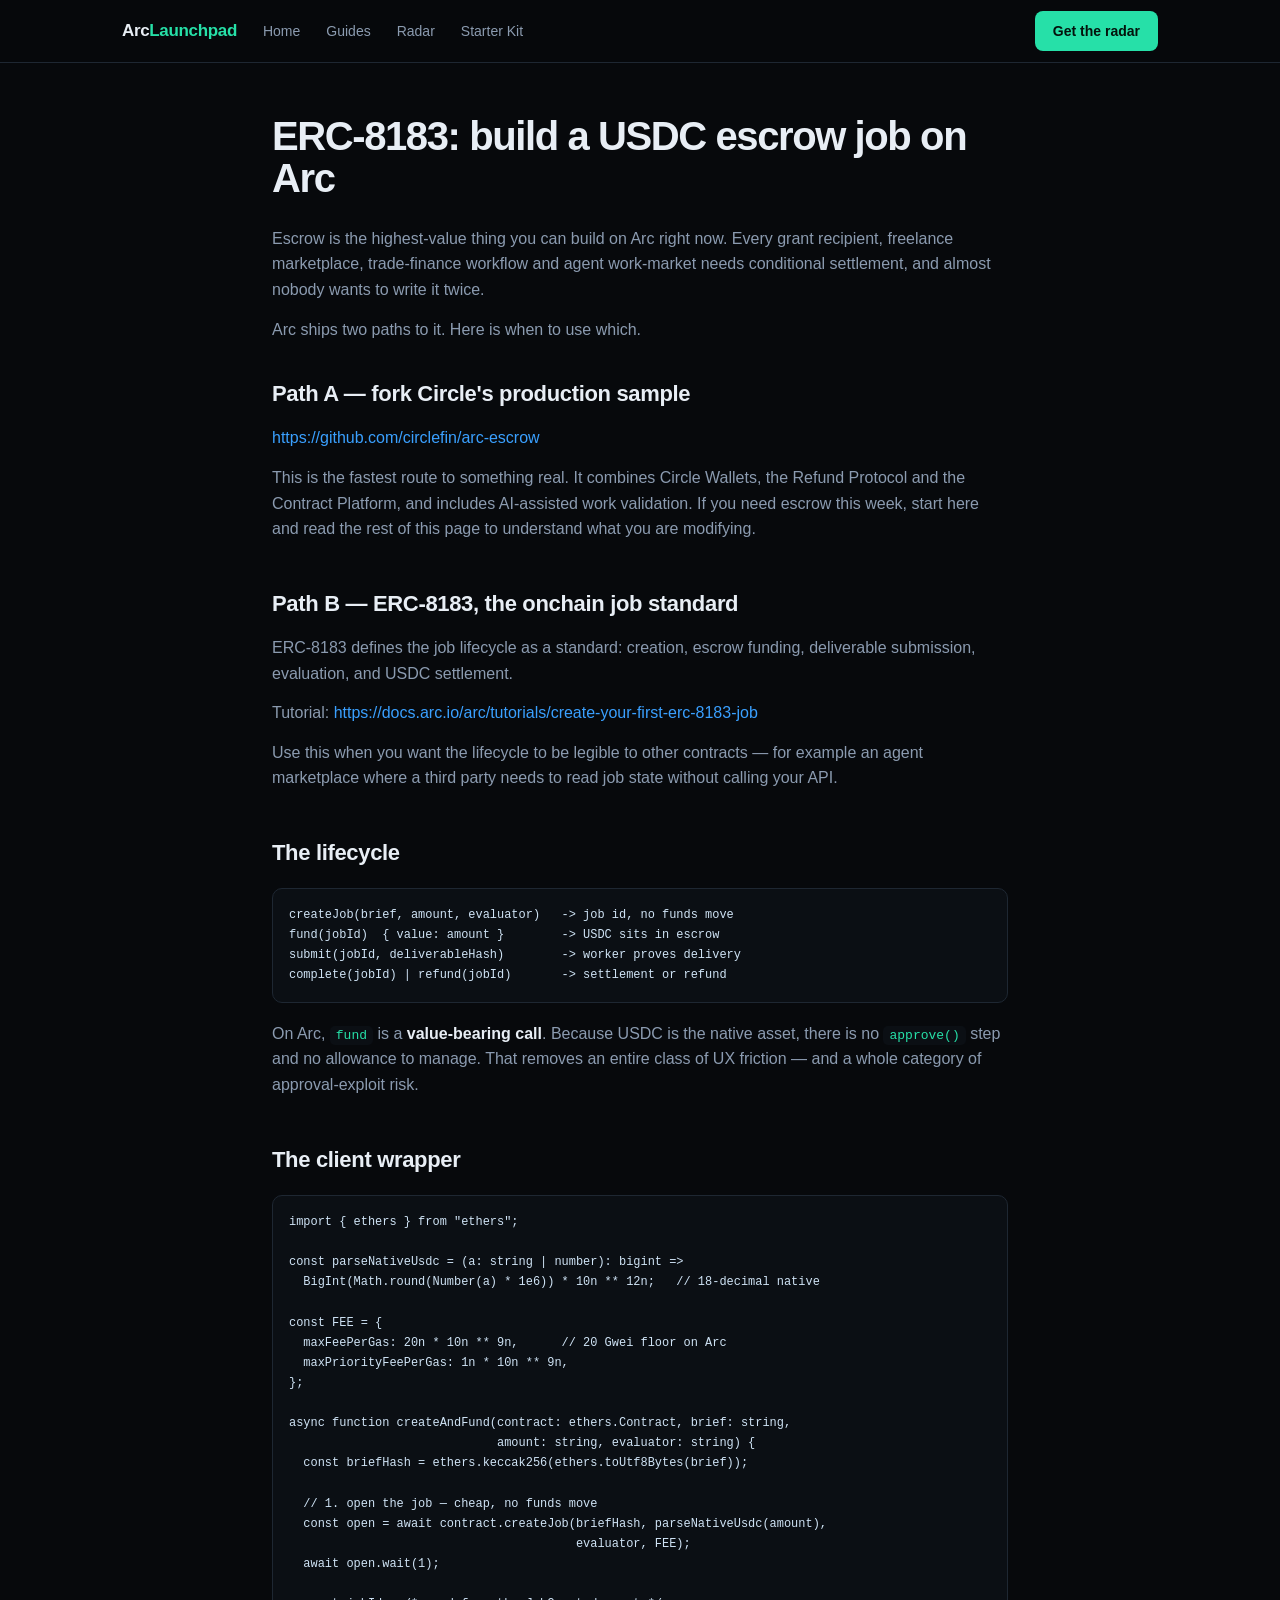
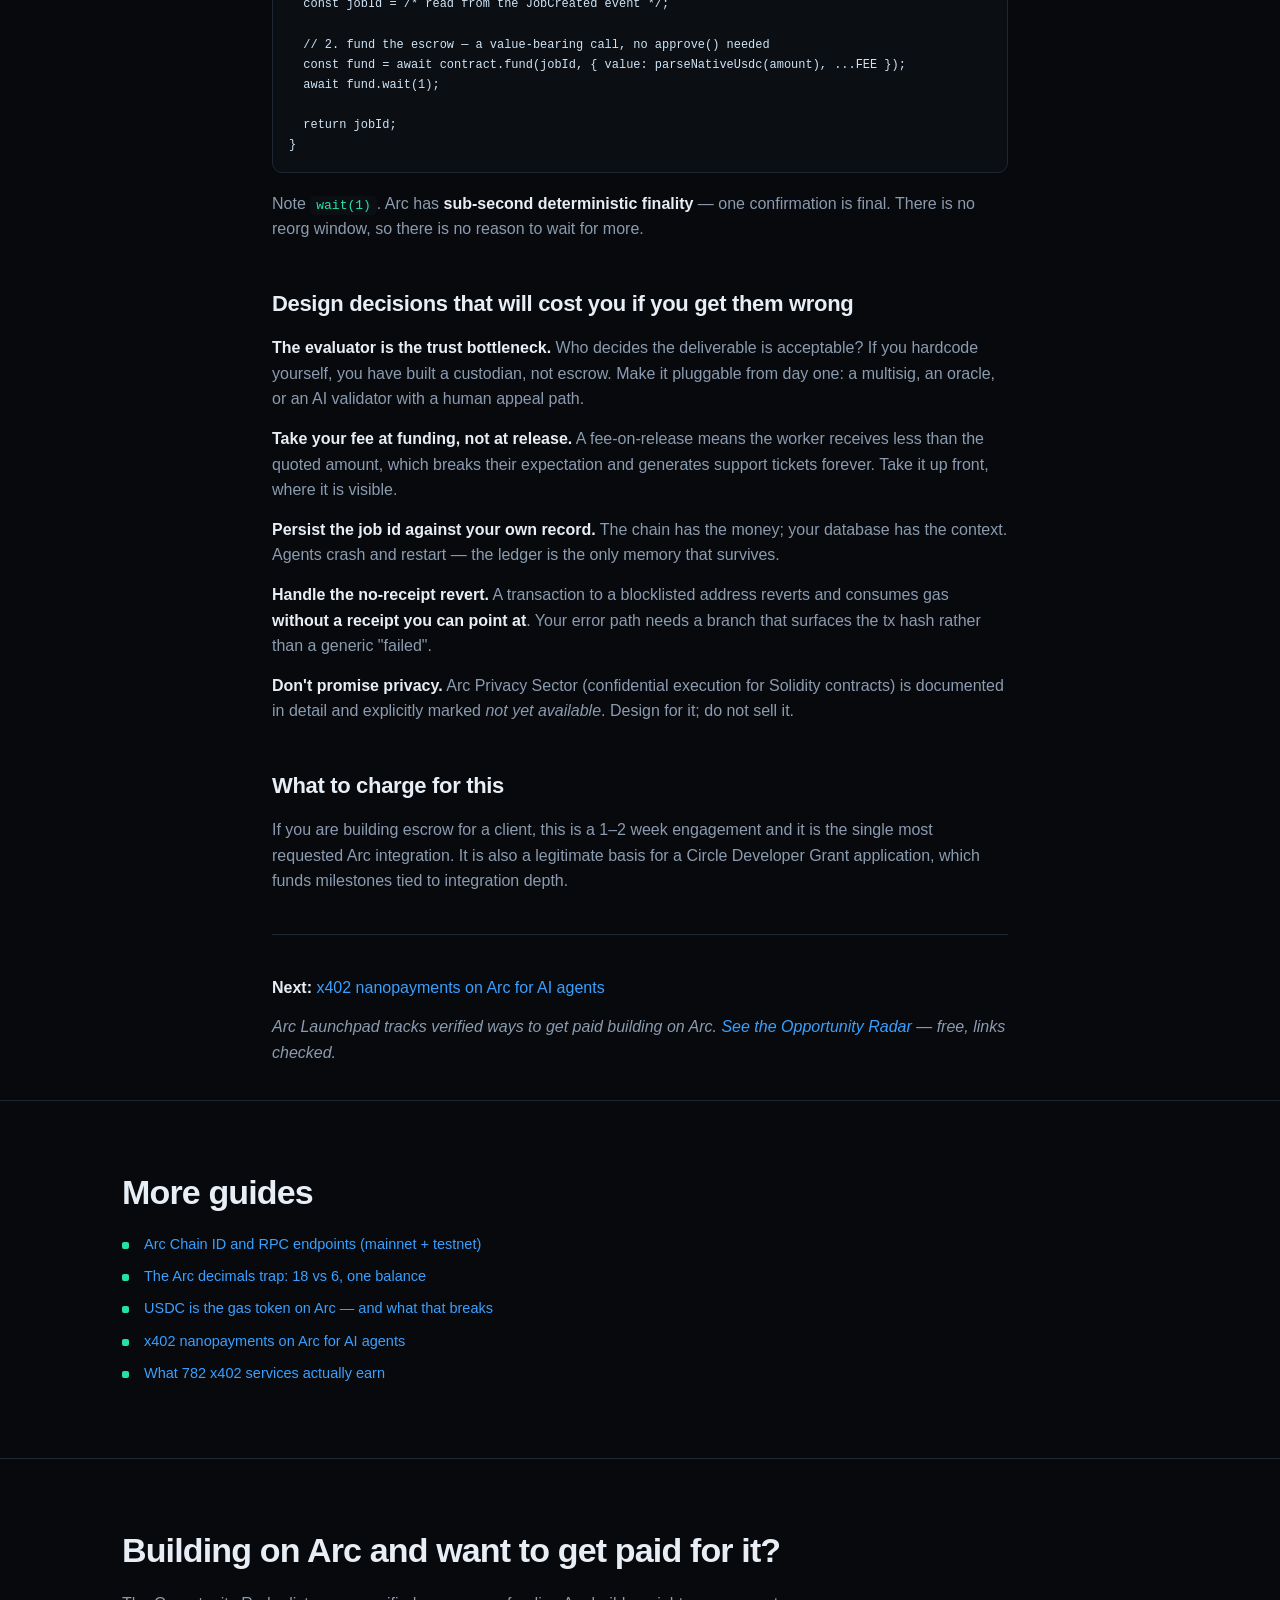
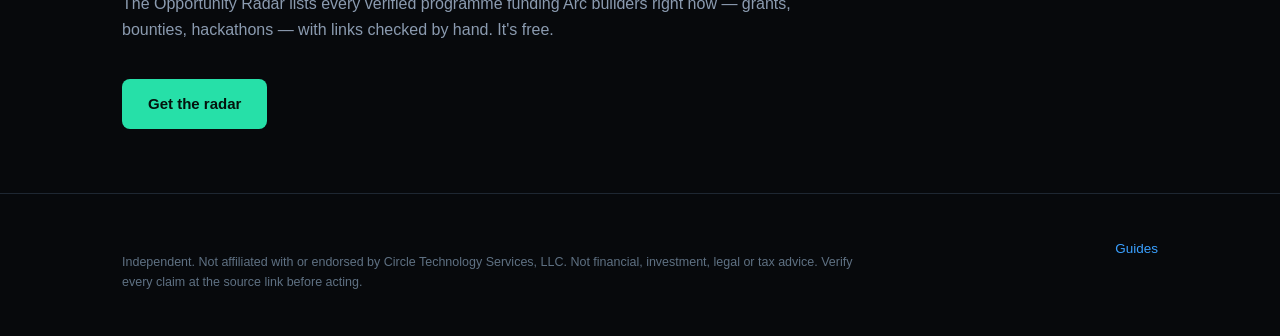
<file: learn-erc-8183-escrow-tutorial.html>
<!doctype html>
<html lang="en">
<head>
<meta charset="utf-8">
<meta name="viewport" content="width=device-width,initial-scale=1">
<title>ERC-8183: build a USDC escrow job on Arc — Arc Launchpad</title>
<meta name="description" content="ERC-8183: build a USDC escrow job on Arc. Verified, dated, and sourced for builders on Circle's Arc network.">
<link rel="canonical" href="learn-erc-8183-escrow-tutorial.html">
<link rel="stylesheet" href="static/style.css">
</head>
<body>

<nav><div class="wrap">
  <div class="brand">Arc<span>Launchpad</span></div>
  <a href="index.html">Home</a>
  <a href="learn.html">Guides</a>
  <a href="radar.html">Radar</a>
  <a href="kit.html">Starter Kit</a>
  <div class="spacer"></div>
  <a class="btn" href="index.html#start" style="padding:9px 18px;font-size:14px">Get the radar</a>
</div></nav>

<article class="wrap prose">
<h1 id="erc-8183-build-a-usdc-escrow-job-on-arc">ERC-8183: build a USDC escrow job on Arc</h1>
<p>Escrow is the highest-value thing you can build on Arc right now. Every grant
recipient, freelance marketplace, trade-finance workflow and agent work-market
needs conditional settlement, and almost nobody wants to write it twice.</p>
<p>Arc ships two paths to it. Here is when to use which.</p>
<h2 id="path-a-fork-circles-production-sample">Path A — fork Circle's production sample</h2>
<p><a href="https://github.com/circlefin/arc-escrow">https://github.com/circlefin/arc-escrow</a></p>
<p>This is the fastest route to something real. It combines Circle Wallets, the
Refund Protocol and the Contract Platform, and includes AI-assisted work
validation. If you need escrow this week, start here and read the rest of this
page to understand what you are modifying.</p>
<h2 id="path-b-erc-8183-the-onchain-job-standard">Path B — ERC-8183, the onchain job standard</h2>
<p>ERC-8183 defines the job lifecycle as a standard: creation, escrow funding,
deliverable submission, evaluation, and USDC settlement.</p>
<p>Tutorial: <a href="https://docs.arc.io/arc/tutorials/create-your-first-erc-8183-job">https://docs.arc.io/arc/tutorials/create-your-first-erc-8183-job</a></p>
<p>Use this when you want the lifecycle to be legible to other contracts — for
example an agent marketplace where a third party needs to read job state
without calling your API.</p>
<h2 id="the-lifecycle">The lifecycle</h2>
<pre><code>createJob(brief, amount, evaluator)   -&gt; job id, no funds move
fund(jobId)  { value: amount }        -&gt; USDC sits in escrow
submit(jobId, deliverableHash)        -&gt; worker proves delivery
complete(jobId) | refund(jobId)       -&gt; settlement or refund
</code></pre>
<p>On Arc, <code>fund</code> is a <strong>value-bearing call</strong>. Because USDC is the native asset,
there is no <code>approve()</code> step and no allowance to manage. That removes an entire
class of UX friction — and a whole category of approval-exploit risk.</p>
<h2 id="the-client-wrapper">The client wrapper</h2>
<pre><code class="language-ts">import { ethers } from &quot;ethers&quot;;

const parseNativeUsdc = (a: string | number): bigint =&gt;
  BigInt(Math.round(Number(a) * 1e6)) * 10n ** 12n;   // 18-decimal native

const FEE = {
  maxFeePerGas: 20n * 10n ** 9n,      // 20 Gwei floor on Arc
  maxPriorityFeePerGas: 1n * 10n ** 9n,
};

async function createAndFund(contract: ethers.Contract, brief: string,
                             amount: string, evaluator: string) {
  const briefHash = ethers.keccak256(ethers.toUtf8Bytes(brief));

  // 1. open the job — cheap, no funds move
  const open = await contract.createJob(briefHash, parseNativeUsdc(amount),
                                        evaluator, FEE);
  await open.wait(1);

  const jobId = /* read from the JobCreated event */;

  // 2. fund the escrow — a value-bearing call, no approve() needed
  const fund = await contract.fund(jobId, { value: parseNativeUsdc(amount), ...FEE });
  await fund.wait(1);

  return jobId;
}
</code></pre>
<p>Note <code>wait(1)</code>. Arc has <strong>sub-second deterministic finality</strong> — one confirmation
is final. There is no reorg window, so there is no reason to wait for more.</p>
<h2 id="design-decisions-that-will-cost-you-if-you-get-them-wrong">Design decisions that will cost you if you get them wrong</h2>
<p><strong>The evaluator is the trust bottleneck.</strong> Who decides the deliverable is
acceptable? If you hardcode yourself, you have built a custodian, not escrow.
Make it pluggable from day one: a multisig, an oracle, or an AI validator with a
human appeal path.</p>
<p><strong>Take your fee at funding, not at release.</strong> A fee-on-release means the worker
receives less than the quoted amount, which breaks their expectation and
generates support tickets forever. Take it up front, where it is visible.</p>
<p><strong>Persist the job id against your own record.</strong> The chain has the money; your
database has the context. Agents crash and restart — the ledger is the only
memory that survives.</p>
<p><strong>Handle the no-receipt revert.</strong> A transaction to a blocklisted address reverts
and consumes gas <strong>without a receipt you can point at</strong>. Your error path needs a
branch that surfaces the tx hash rather than a generic "failed".</p>
<p><strong>Don't promise privacy.</strong> Arc Privacy Sector (confidential execution for
Solidity contracts) is documented in detail and explicitly marked <em>not yet
available</em>. Design for it; do not sell it.</p>
<h2 id="what-to-charge-for-this">What to charge for this</h2>
<p>If you are building escrow for a client, this is a 1–2 week engagement and it is
the single most requested Arc integration. It is also a legitimate basis for a
Circle Developer Grant application, which funds milestones tied to integration
depth.</p>
<hr />
<p><strong>Next:</strong> <a href="learn-x402-nanopayments-arc.html">x402 nanopayments on Arc for AI agents</a></p>
<p><em>Arc Launchpad tracks verified ways to get paid building on Arc.
<a href="radar.html">See the Opportunity Radar</a> — free, links checked.</em></p>
</article>

<section style="border-top:1px solid var(--line)"><div class="wrap">
  <h2>More guides</h2>
  <ul class="clean">
    
    <li><a href="learn-arc-chain-id-rpc.html">Arc Chain ID and RPC endpoints (mainnet + testnet)</a></li>
    
    <li><a href="learn-arc-usdc-decimals.html">The Arc decimals trap: 18 vs 6, one balance</a></li>
    
    <li><a href="learn-usdc-as-gas-on-arc.html">USDC is the gas token on Arc — and what that breaks</a></li>
    
    <li><a href="learn-x402-nanopayments-arc.html">x402 nanopayments on Arc for AI agents</a></li>
    
    <li><a href="learn-x402-what-services-actually-earn.html">What 782 x402 services actually earn</a></li>
    
  </ul>
</div></section>

<section><div class="wrap">
  <h2>Building on Arc and want to get paid for it?</h2>
  <p class="sub">The Opportunity Radar lists every verified programme funding Arc
  builders right now — grants, bounties, hackathons — with links checked by hand.
  It's free.</p>
  <a class="btn" href="index.html#start">Get the radar</a>
</div></section>

<footer><div class="wrap">
  <div class="disc">
    Independent. Not affiliated with or endorsed by Circle Technology Services,
    LLC. Not financial, investment, legal or tax advice. Verify every claim at
    the source link before acting.
  </div>
  <div><a href="learn.html">Guides</a></div>
</div></footer>

<script>
/* Static build: no server, so the form composes an email instead of POSTing.
   Honest fallback - it either opens a real mail client or does nothing. */
(function(){
  var f = document.querySelector('form[data-static]');
  if(!f) return;
  f.addEventListener('submit', function(e){
    e.preventDefault();
    var g = function(n){ var el = f.querySelector('[name="'+n+'"]'); return el ? el.value : ''; };
    var to = 'a-3e7fb6a5ec436b92d5d77bf1611ee463@agents.splox.io';
    var body = 'Email: ' + g('email') + '\nIntent: ' + g('interest') +
               '\nNote: ' + g('note') + '\n';
    window.location.href = 'mailto:' + to +
      '?subject=' + encodeURIComponent('Arc Launchpad enquiry') +
      '&body=' + encodeURIComponent(body);
  });
})();
</script>
</body></html>
</file>
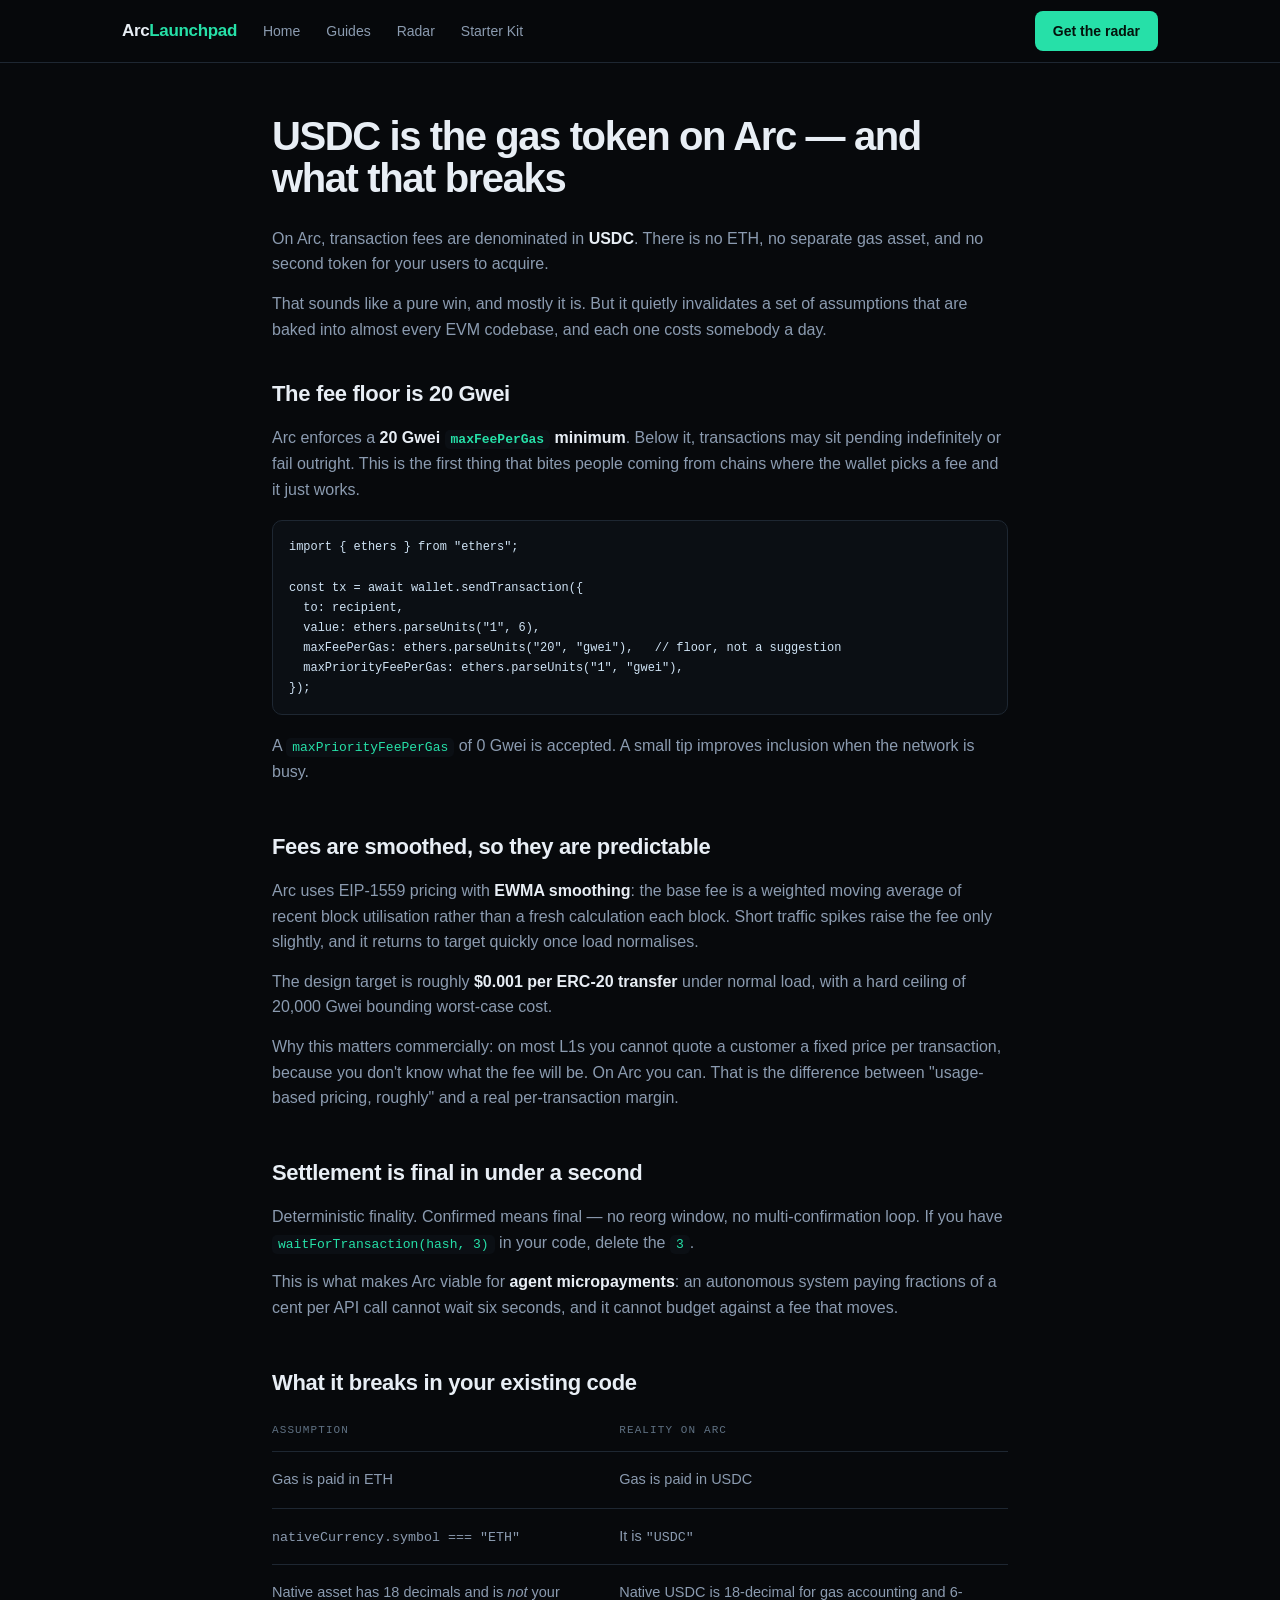
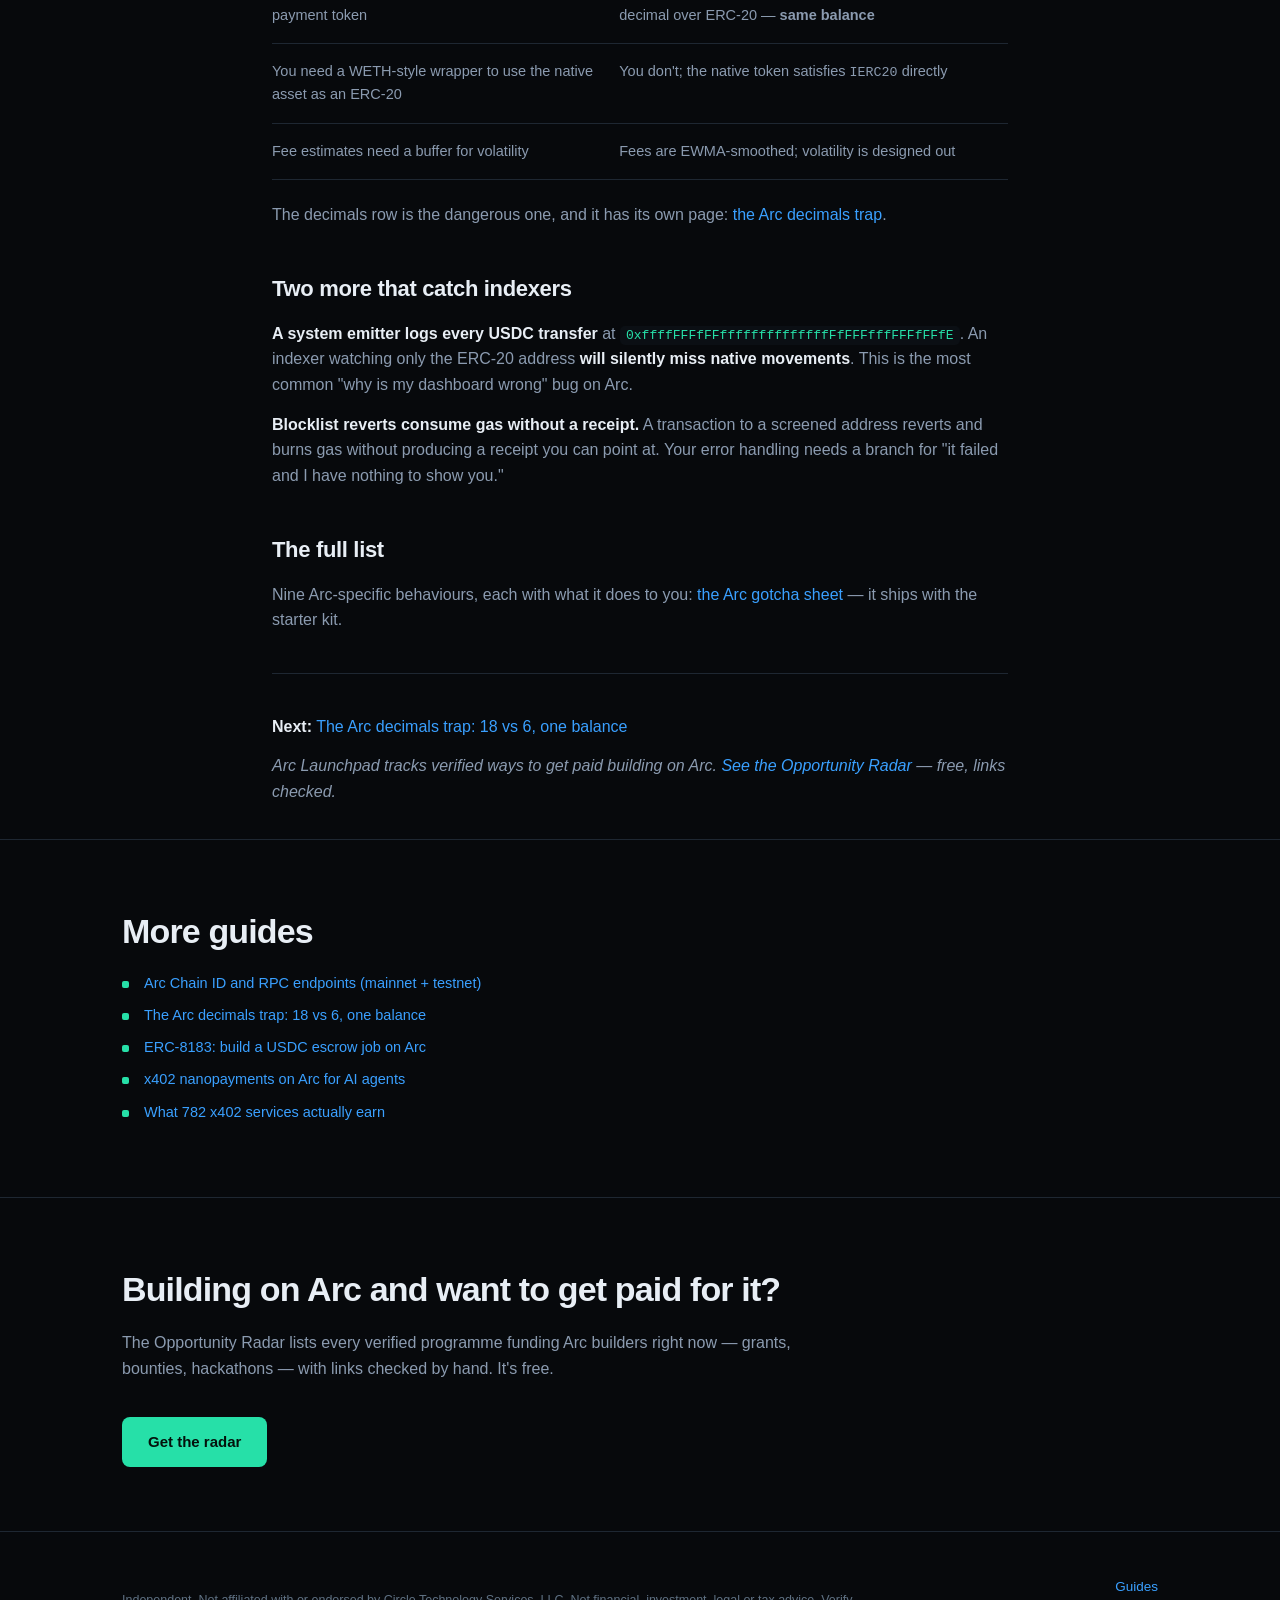
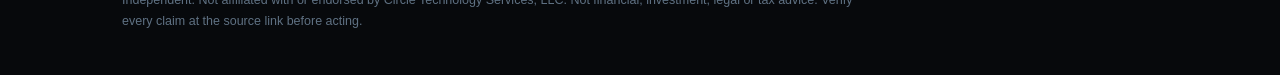
<file: learn-usdc-as-gas-on-arc.html>
<!doctype html>
<html lang="en">
<head>
<meta charset="utf-8">
<meta name="viewport" content="width=device-width,initial-scale=1">
<title>USDC is the gas token on Arc — and what that breaks — Arc Launchpad</title>
<meta name="description" content="USDC is the gas token on Arc — and what that breaks. Verified, dated, and sourced for builders on Circle's Arc network.">
<link rel="canonical" href="learn-usdc-as-gas-on-arc.html">
<link rel="stylesheet" href="static/style.css">
</head>
<body>

<nav><div class="wrap">
  <div class="brand">Arc<span>Launchpad</span></div>
  <a href="index.html">Home</a>
  <a href="learn.html">Guides</a>
  <a href="radar.html">Radar</a>
  <a href="kit.html">Starter Kit</a>
  <div class="spacer"></div>
  <a class="btn" href="index.html#start" style="padding:9px 18px;font-size:14px">Get the radar</a>
</div></nav>

<article class="wrap prose">
<h1 id="usdc-is-the-gas-token-on-arc-and-what-that-breaks">USDC is the gas token on Arc — and what that breaks</h1>
<p>On Arc, transaction fees are denominated in <strong>USDC</strong>. There is no ETH, no
separate gas asset, and no second token for your users to acquire.</p>
<p>That sounds like a pure win, and mostly it is. But it quietly invalidates a set
of assumptions that are baked into almost every EVM codebase, and each one costs
somebody a day.</p>
<h2 id="the-fee-floor-is-20-gwei">The fee floor is 20 Gwei</h2>
<p>Arc enforces a <strong>20 Gwei <code>maxFeePerGas</code> minimum</strong>. Below it, transactions may sit
pending indefinitely or fail outright. This is the first thing that bites people
coming from chains where the wallet picks a fee and it just works.</p>
<pre><code class="language-ts">import { ethers } from &quot;ethers&quot;;

const tx = await wallet.sendTransaction({
  to: recipient,
  value: ethers.parseUnits(&quot;1&quot;, 6),
  maxFeePerGas: ethers.parseUnits(&quot;20&quot;, &quot;gwei&quot;),   // floor, not a suggestion
  maxPriorityFeePerGas: ethers.parseUnits(&quot;1&quot;, &quot;gwei&quot;),
});
</code></pre>
<p>A <code>maxPriorityFeePerGas</code> of 0 Gwei is accepted. A small tip improves inclusion
when the network is busy.</p>
<h2 id="fees-are-smoothed-so-they-are-predictable">Fees are smoothed, so they are predictable</h2>
<p>Arc uses EIP-1559 pricing with <strong>EWMA smoothing</strong>: the base fee is a weighted
moving average of recent block utilisation rather than a fresh calculation each
block. Short traffic spikes raise the fee only slightly, and it returns to target
quickly once load normalises.</p>
<p>The design target is roughly <strong>$0.001 per ERC-20 transfer</strong> under normal load,
with a hard ceiling of 20,000 Gwei bounding worst-case cost.</p>
<p>Why this matters commercially: on most L1s you cannot quote a customer a fixed
price per transaction, because you don't know what the fee will be. On Arc you
can. That is the difference between "usage-based pricing, roughly" and a real
per-transaction margin.</p>
<h2 id="settlement-is-final-in-under-a-second">Settlement is final in under a second</h2>
<p>Deterministic finality. Confirmed means final — no reorg window, no
multi-confirmation loop. If you have <code>waitForTransaction(hash, 3)</code> in your code,
delete the <code>3</code>.</p>
<p>This is what makes Arc viable for <strong>agent micropayments</strong>: an autonomous system
paying fractions of a cent per API call cannot wait six seconds, and it cannot
budget against a fee that moves.</p>
<h2 id="what-it-breaks-in-your-existing-code">What it breaks in your existing code</h2>
<table>
<thead>
<tr>
<th>Assumption</th>
<th>Reality on Arc</th>
</tr>
</thead>
<tbody>
<tr>
<td>Gas is paid in ETH</td>
<td>Gas is paid in USDC</td>
</tr>
<tr>
<td><code>nativeCurrency.symbol === "ETH"</code></td>
<td>It is <code>"USDC"</code></td>
</tr>
<tr>
<td>Native asset has 18 decimals and is <em>not</em> your payment token</td>
<td>Native USDC is 18-decimal for gas accounting and 6-decimal over ERC-20 — <strong>same balance</strong></td>
</tr>
<tr>
<td>You need a WETH-style wrapper to use the native asset as an ERC-20</td>
<td>You don't; the native token satisfies <code>IERC20</code> directly</td>
</tr>
<tr>
<td>Fee estimates need a buffer for volatility</td>
<td>Fees are EWMA-smoothed; volatility is designed out</td>
</tr>
</tbody>
</table>
<p>The decimals row is the dangerous one, and it has its own page:
<a href="learn-arc-usdc-decimals.html">the Arc decimals trap</a>.</p>
<h2 id="two-more-that-catch-indexers">Two more that catch indexers</h2>
<p><strong>A system emitter logs every USDC transfer</strong> at
<code>0xffffFFFfFFffffffffffffffFfFFFfffFFFfFFfE</code>. An indexer watching only the ERC-20
address <strong>will silently miss native movements</strong>. This is the most common "why is
my dashboard wrong" bug on Arc.</p>
<p><strong>Blocklist reverts consume gas without a receipt.</strong> A transaction to a screened
address reverts and burns gas without producing a receipt you can point at. Your
error handling needs a branch for "it failed and I have nothing to show you."</p>
<h2 id="the-full-list">The full list</h2>
<p>Nine Arc-specific behaviours, each with what it does to you:
<a href="kit.html">the Arc gotcha sheet</a> — it ships with the starter kit.</p>
<hr />
<p><strong>Next:</strong> <a href="learn-arc-usdc-decimals.html">The Arc decimals trap: 18 vs 6, one balance</a></p>
<p><em>Arc Launchpad tracks verified ways to get paid building on Arc.
<a href="radar.html">See the Opportunity Radar</a> — free, links checked.</em></p>
</article>

<section style="border-top:1px solid var(--line)"><div class="wrap">
  <h2>More guides</h2>
  <ul class="clean">
    
    <li><a href="learn-arc-chain-id-rpc.html">Arc Chain ID and RPC endpoints (mainnet + testnet)</a></li>
    
    <li><a href="learn-arc-usdc-decimals.html">The Arc decimals trap: 18 vs 6, one balance</a></li>
    
    <li><a href="learn-erc-8183-escrow-tutorial.html">ERC-8183: build a USDC escrow job on Arc</a></li>
    
    <li><a href="learn-x402-nanopayments-arc.html">x402 nanopayments on Arc for AI agents</a></li>
    
    <li><a href="learn-x402-what-services-actually-earn.html">What 782 x402 services actually earn</a></li>
    
  </ul>
</div></section>

<section><div class="wrap">
  <h2>Building on Arc and want to get paid for it?</h2>
  <p class="sub">The Opportunity Radar lists every verified programme funding Arc
  builders right now — grants, bounties, hackathons — with links checked by hand.
  It's free.</p>
  <a class="btn" href="index.html#start">Get the radar</a>
</div></section>

<footer><div class="wrap">
  <div class="disc">
    Independent. Not affiliated with or endorsed by Circle Technology Services,
    LLC. Not financial, investment, legal or tax advice. Verify every claim at
    the source link before acting.
  </div>
  <div><a href="learn.html">Guides</a></div>
</div></footer>

<script>
/* Static build: no server, so the form composes an email instead of POSTing.
   Honest fallback - it either opens a real mail client or does nothing. */
(function(){
  var f = document.querySelector('form[data-static]');
  if(!f) return;
  f.addEventListener('submit', function(e){
    e.preventDefault();
    var g = function(n){ var el = f.querySelector('[name="'+n+'"]'); return el ? el.value : ''; };
    var to = 'a-3e7fb6a5ec436b92d5d77bf1611ee463@agents.splox.io';
    var body = 'Email: ' + g('email') + '\nIntent: ' + g('interest') +
               '\nNote: ' + g('note') + '\n';
    window.location.href = 'mailto:' + to +
      '?subject=' + encodeURIComponent('Arc Launchpad enquiry') +
      '&body=' + encodeURIComponent(body);
  });
})();
</script>
</body></html>
</file>
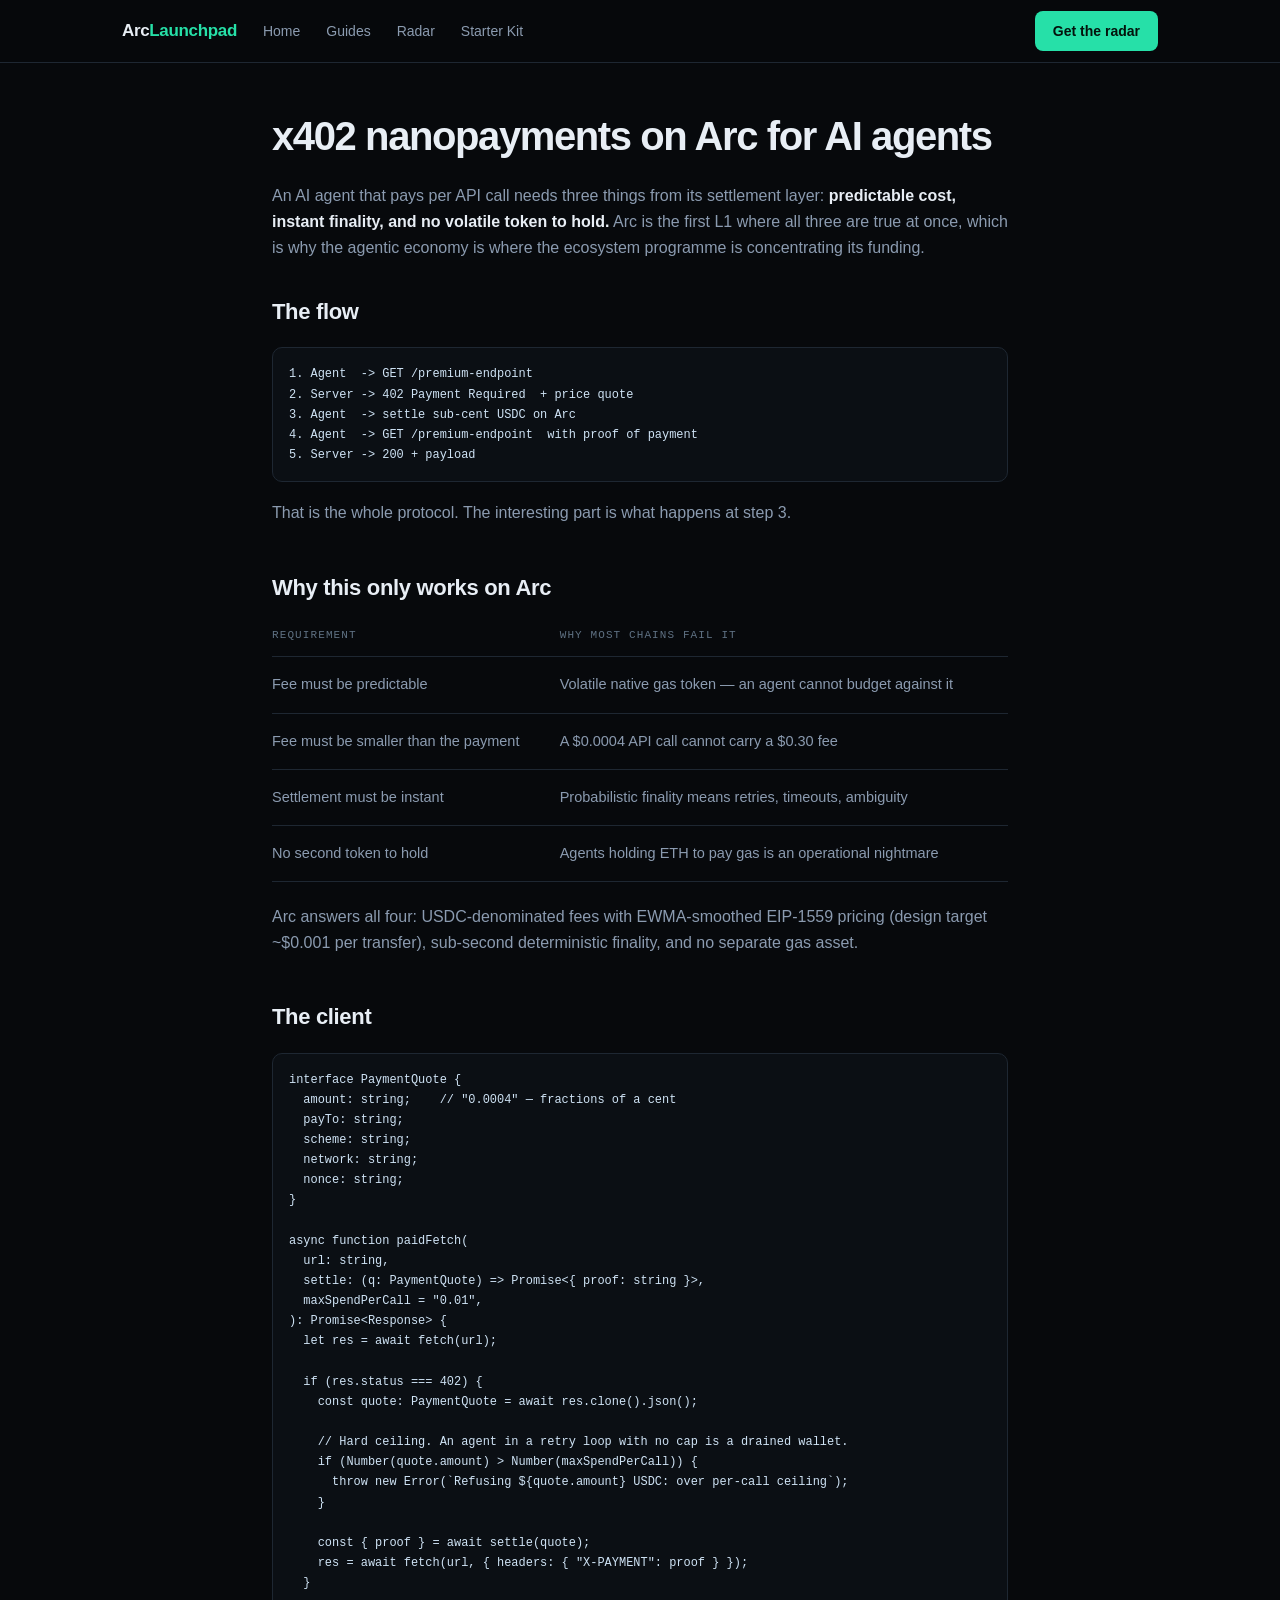
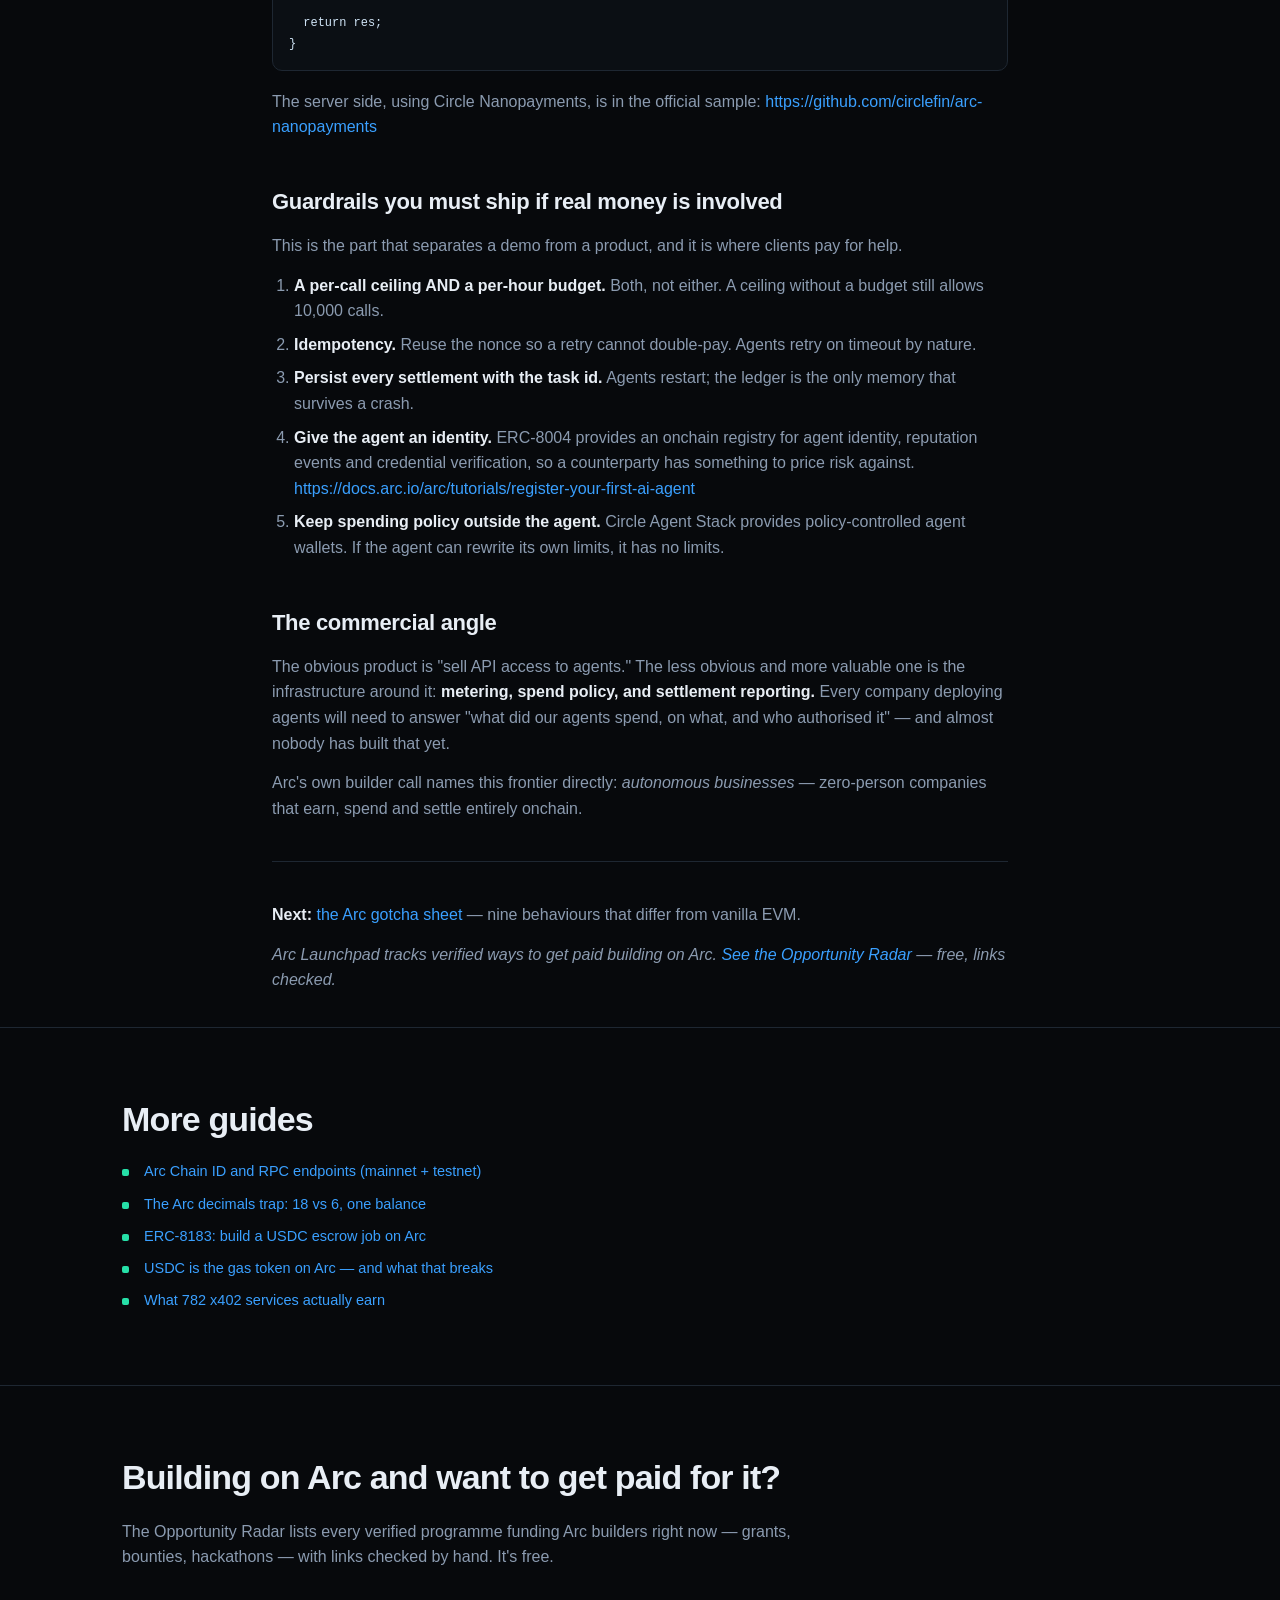
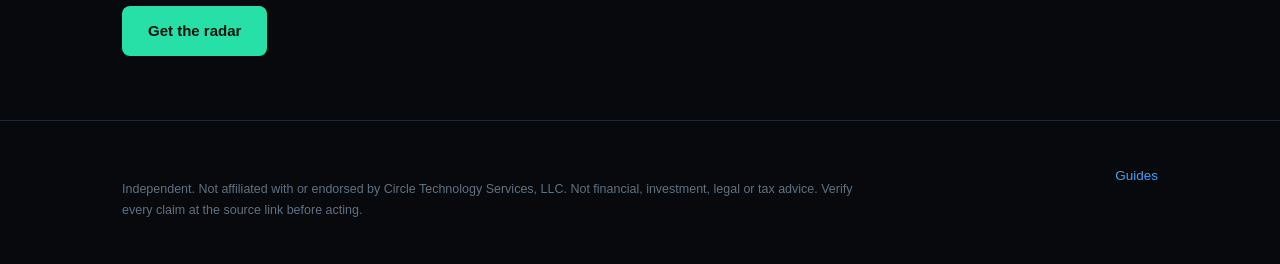
<file: learn-x402-nanopayments-arc.html>
<!doctype html>
<html lang="en">
<head>
<meta charset="utf-8">
<meta name="viewport" content="width=device-width,initial-scale=1">
<title>x402 nanopayments on Arc for AI agents — Arc Launchpad</title>
<meta name="description" content="x402 nanopayments on Arc for AI agents. Verified, dated, and sourced for builders on Circle's Arc network.">
<link rel="canonical" href="learn-x402-nanopayments-arc.html">
<link rel="stylesheet" href="static/style.css">
</head>
<body>

<nav><div class="wrap">
  <div class="brand">Arc<span>Launchpad</span></div>
  <a href="index.html">Home</a>
  <a href="learn.html">Guides</a>
  <a href="radar.html">Radar</a>
  <a href="kit.html">Starter Kit</a>
  <div class="spacer"></div>
  <a class="btn" href="index.html#start" style="padding:9px 18px;font-size:14px">Get the radar</a>
</div></nav>

<article class="wrap prose">
<h1 id="x402-nanopayments-on-arc-for-ai-agents">x402 nanopayments on Arc for AI agents</h1>
<p>An AI agent that pays per API call needs three things from its settlement layer:
<strong>predictable cost, instant finality, and no volatile token to hold.</strong> Arc is the
first L1 where all three are true at once, which is why the agentic economy is
where the ecosystem programme is concentrating its funding.</p>
<h2 id="the-flow">The flow</h2>
<pre><code>1. Agent  -&gt; GET /premium-endpoint
2. Server -&gt; 402 Payment Required  + price quote
3. Agent  -&gt; settle sub-cent USDC on Arc
4. Agent  -&gt; GET /premium-endpoint  with proof of payment
5. Server -&gt; 200 + payload
</code></pre>
<p>That is the whole protocol. The interesting part is what happens at step 3.</p>
<h2 id="why-this-only-works-on-arc">Why this only works on Arc</h2>
<table>
<thead>
<tr>
<th>Requirement</th>
<th>Why most chains fail it</th>
</tr>
</thead>
<tbody>
<tr>
<td>Fee must be predictable</td>
<td>Volatile native gas token — an agent cannot budget against it</td>
</tr>
<tr>
<td>Fee must be smaller than the payment</td>
<td>A $0.0004 API call cannot carry a $0.30 fee</td>
</tr>
<tr>
<td>Settlement must be instant</td>
<td>Probabilistic finality means retries, timeouts, ambiguity</td>
</tr>
<tr>
<td>No second token to hold</td>
<td>Agents holding ETH to pay gas is an operational nightmare</td>
</tr>
</tbody>
</table>
<p>Arc answers all four: USDC-denominated fees with EWMA-smoothed EIP-1559 pricing
(design target ~$0.001 per transfer), sub-second deterministic finality, and no
separate gas asset.</p>
<h2 id="the-client">The client</h2>
<pre><code class="language-ts">interface PaymentQuote {
  amount: string;    // &quot;0.0004&quot; — fractions of a cent
  payTo: string;
  scheme: string;
  network: string;
  nonce: string;
}

async function paidFetch(
  url: string,
  settle: (q: PaymentQuote) =&gt; Promise&lt;{ proof: string }&gt;,
  maxSpendPerCall = &quot;0.01&quot;,
): Promise&lt;Response&gt; {
  let res = await fetch(url);

  if (res.status === 402) {
    const quote: PaymentQuote = await res.clone().json();

    // Hard ceiling. An agent in a retry loop with no cap is a drained wallet.
    if (Number(quote.amount) &gt; Number(maxSpendPerCall)) {
      throw new Error(`Refusing ${quote.amount} USDC: over per-call ceiling`);
    }

    const { proof } = await settle(quote);
    res = await fetch(url, { headers: { &quot;X-PAYMENT&quot;: proof } });
  }

  return res;
}
</code></pre>
<p>The server side, using Circle Nanopayments, is in the official sample:
<a href="https://github.com/circlefin/arc-nanopayments">https://github.com/circlefin/arc-nanopayments</a></p>
<h2 id="guardrails-you-must-ship-if-real-money-is-involved">Guardrails you must ship if real money is involved</h2>
<p>This is the part that separates a demo from a product, and it is where clients
pay for help.</p>
<ol>
<li><strong>A per-call ceiling AND a per-hour budget.</strong> Both, not either. A ceiling
   without a budget still allows 10,000 calls.</li>
<li><strong>Idempotency.</strong> Reuse the nonce so a retry cannot double-pay. Agents retry on
   timeout by nature.</li>
<li><strong>Persist every settlement with the task id.</strong> Agents restart; the ledger is
   the only memory that survives a crash.</li>
<li><strong>Give the agent an identity.</strong> ERC-8004 provides an onchain registry for
   agent identity, reputation events and credential verification, so a
   counterparty has something to price risk against.
   <a href="https://docs.arc.io/arc/tutorials/register-your-first-ai-agent">https://docs.arc.io/arc/tutorials/register-your-first-ai-agent</a></li>
<li><strong>Keep spending policy outside the agent.</strong> Circle Agent Stack provides
   policy-controlled agent wallets. If the agent can rewrite its own limits, it
   has no limits.</li>
</ol>
<h2 id="the-commercial-angle">The commercial angle</h2>
<p>The obvious product is "sell API access to agents." The less obvious and more
valuable one is the infrastructure around it: <strong>metering, spend policy, and
settlement reporting.</strong> Every company deploying agents will need to answer
"what did our agents spend, on what, and who authorised it" — and almost nobody
has built that yet.</p>
<p>Arc's own builder call names this frontier directly: <em>autonomous businesses</em> —
zero-person companies that earn, spend and settle entirely onchain.</p>
<hr />
<p><strong>Next:</strong> <a href="kit.html">the Arc gotcha sheet</a> — nine behaviours that differ from vanilla EVM.</p>
<p><em>Arc Launchpad tracks verified ways to get paid building on Arc.
<a href="radar.html">See the Opportunity Radar</a> — free, links checked.</em></p>
</article>

<section style="border-top:1px solid var(--line)"><div class="wrap">
  <h2>More guides</h2>
  <ul class="clean">
    
    <li><a href="learn-arc-chain-id-rpc.html">Arc Chain ID and RPC endpoints (mainnet + testnet)</a></li>
    
    <li><a href="learn-arc-usdc-decimals.html">The Arc decimals trap: 18 vs 6, one balance</a></li>
    
    <li><a href="learn-erc-8183-escrow-tutorial.html">ERC-8183: build a USDC escrow job on Arc</a></li>
    
    <li><a href="learn-usdc-as-gas-on-arc.html">USDC is the gas token on Arc — and what that breaks</a></li>
    
    <li><a href="learn-x402-what-services-actually-earn.html">What 782 x402 services actually earn</a></li>
    
  </ul>
</div></section>

<section><div class="wrap">
  <h2>Building on Arc and want to get paid for it?</h2>
  <p class="sub">The Opportunity Radar lists every verified programme funding Arc
  builders right now — grants, bounties, hackathons — with links checked by hand.
  It's free.</p>
  <a class="btn" href="index.html#start">Get the radar</a>
</div></section>

<footer><div class="wrap">
  <div class="disc">
    Independent. Not affiliated with or endorsed by Circle Technology Services,
    LLC. Not financial, investment, legal or tax advice. Verify every claim at
    the source link before acting.
  </div>
  <div><a href="learn.html">Guides</a></div>
</div></footer>

<script>
/* Static build: no server, so the form composes an email instead of POSTing.
   Honest fallback - it either opens a real mail client or does nothing. */
(function(){
  var f = document.querySelector('form[data-static]');
  if(!f) return;
  f.addEventListener('submit', function(e){
    e.preventDefault();
    var g = function(n){ var el = f.querySelector('[name="'+n+'"]'); return el ? el.value : ''; };
    var to = 'a-3e7fb6a5ec436b92d5d77bf1611ee463@agents.splox.io';
    var body = 'Email: ' + g('email') + '\nIntent: ' + g('interest') +
               '\nNote: ' + g('note') + '\n';
    window.location.href = 'mailto:' + to +
      '?subject=' + encodeURIComponent('Arc Launchpad enquiry') +
      '&body=' + encodeURIComponent(body);
  });
})();
</script>
</body></html>
</file>
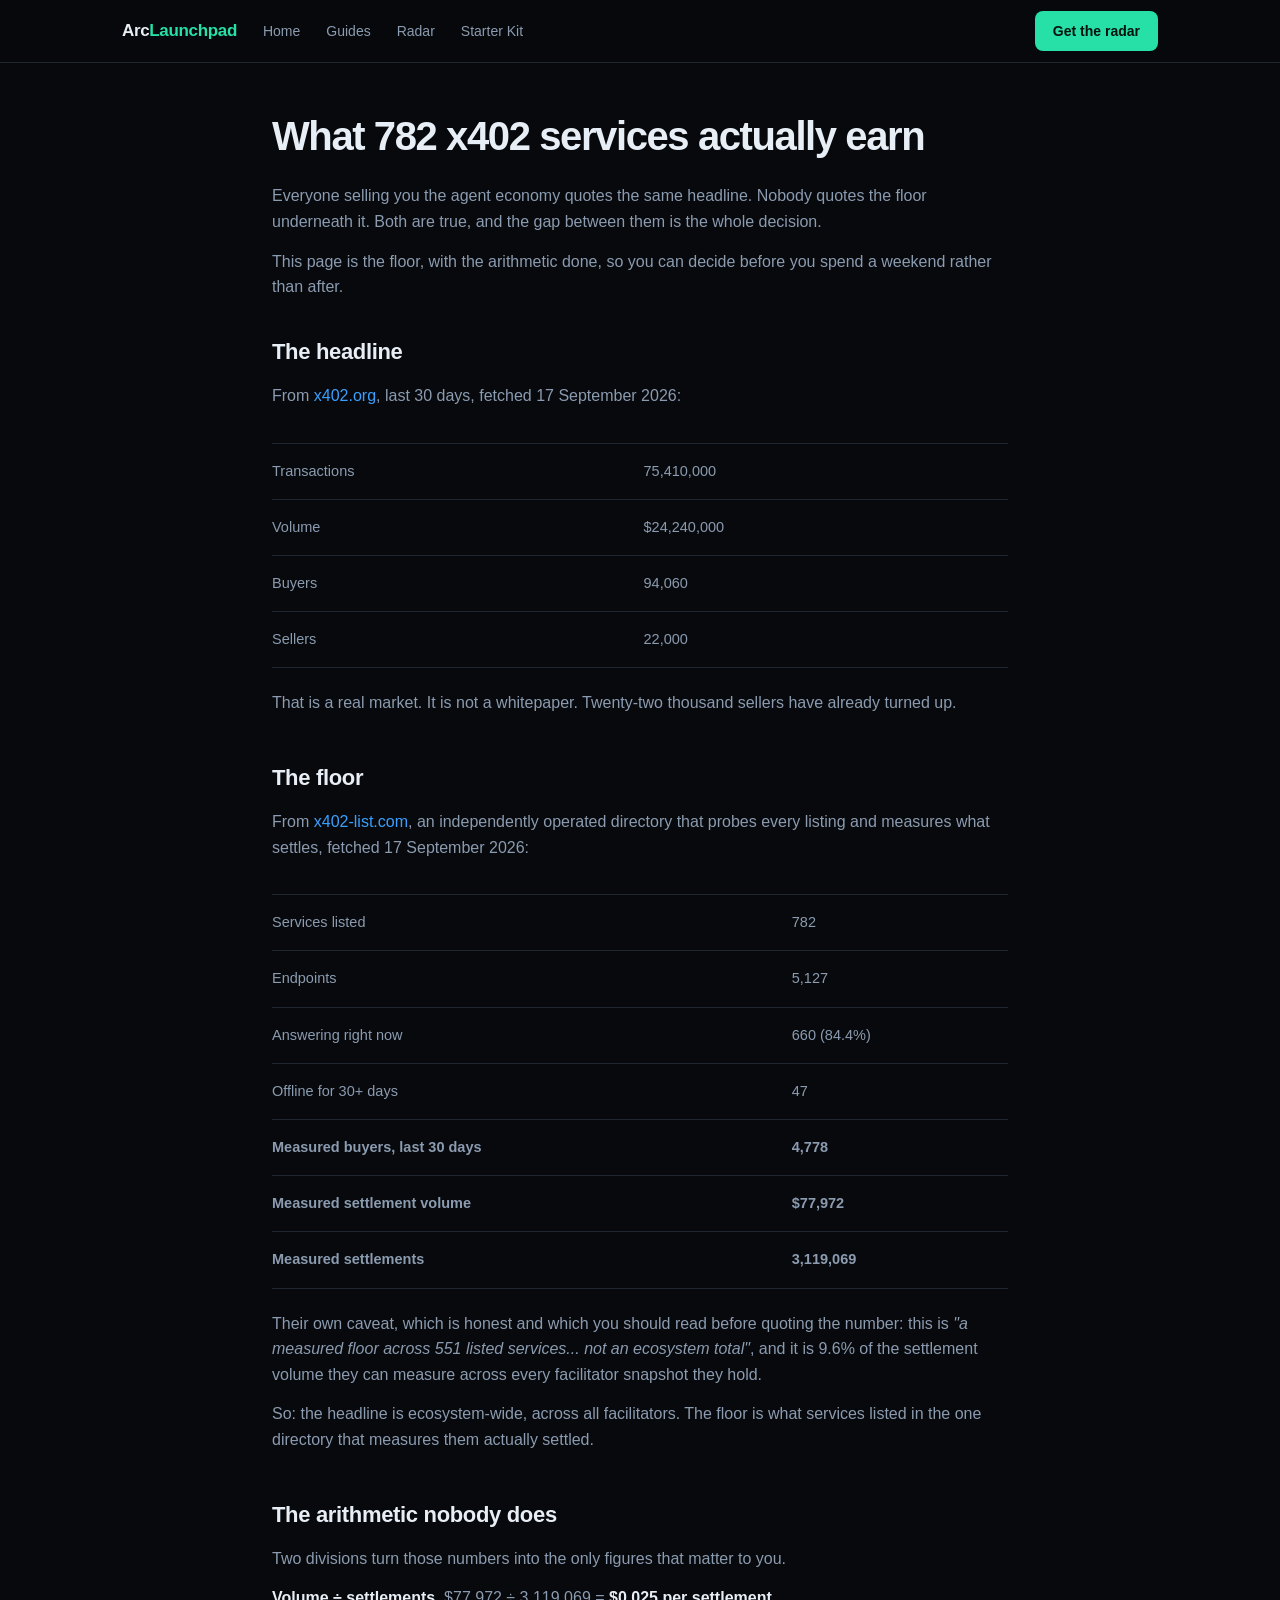
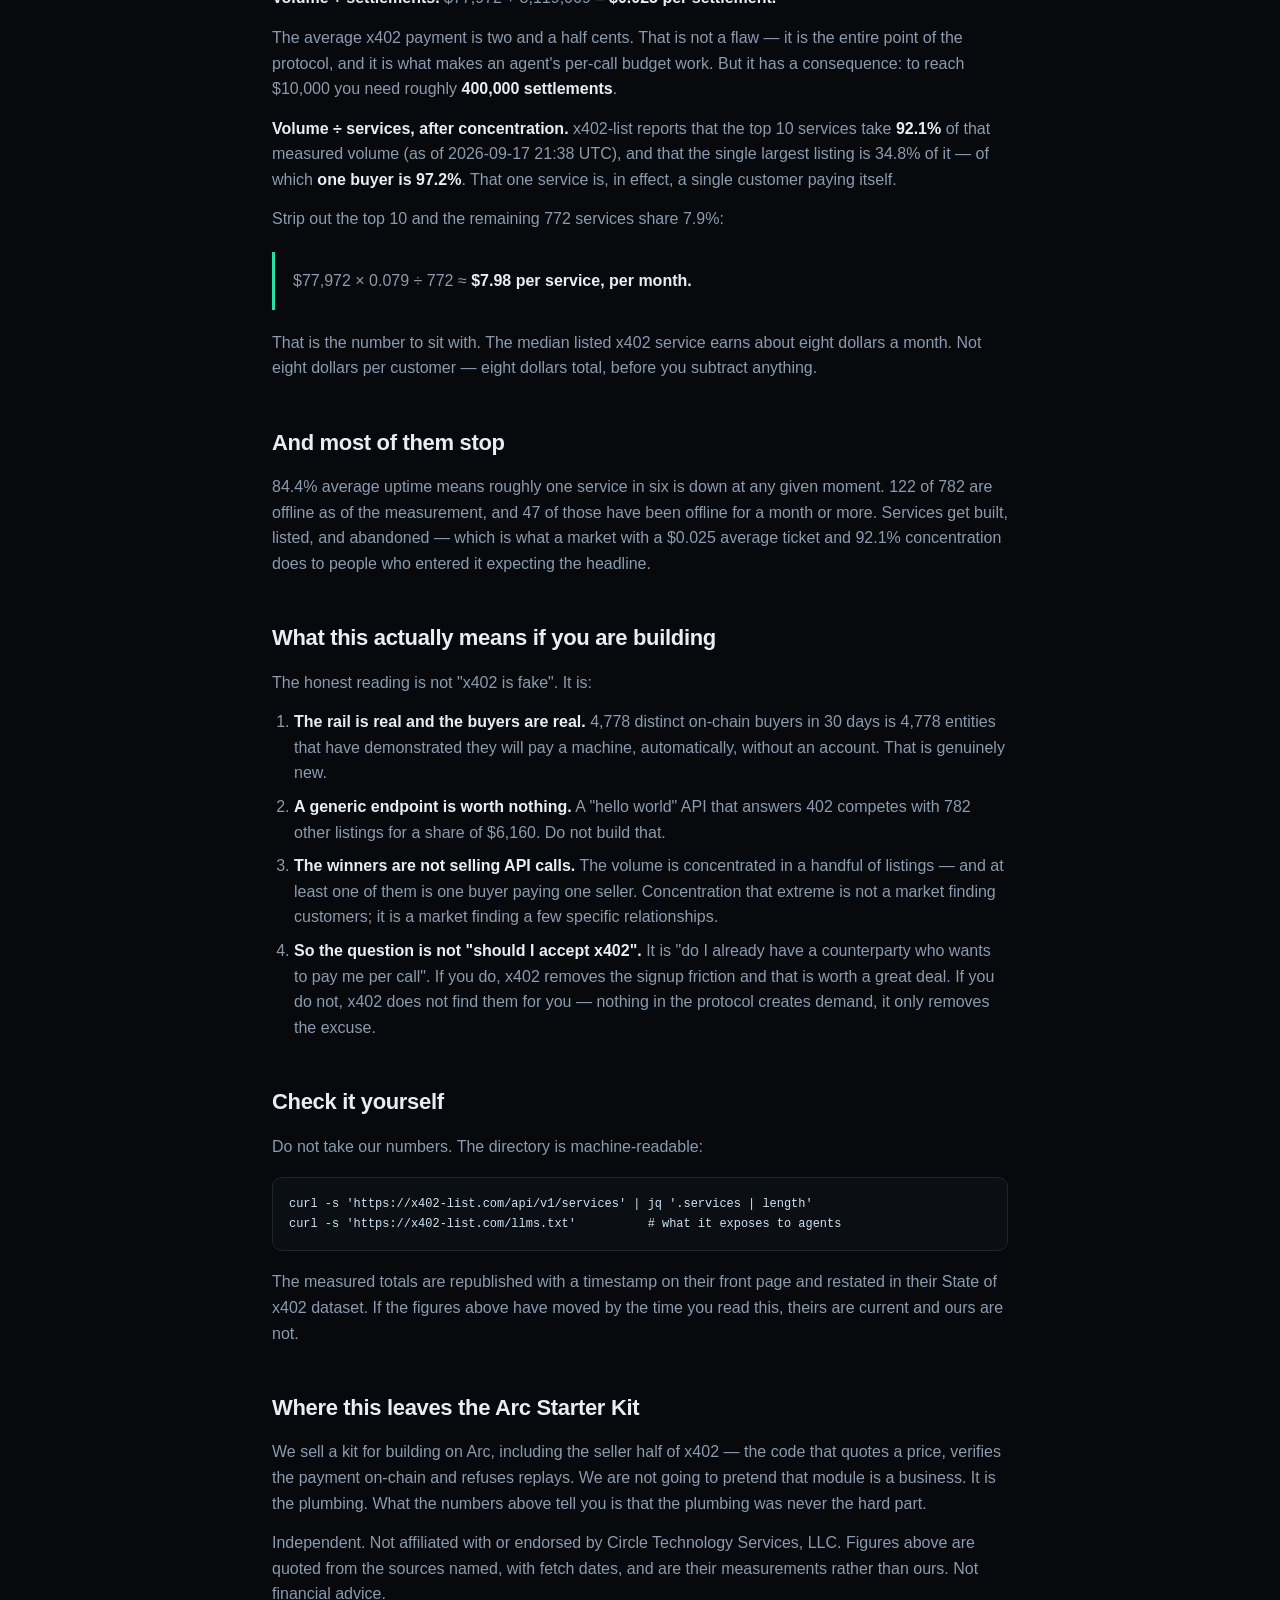
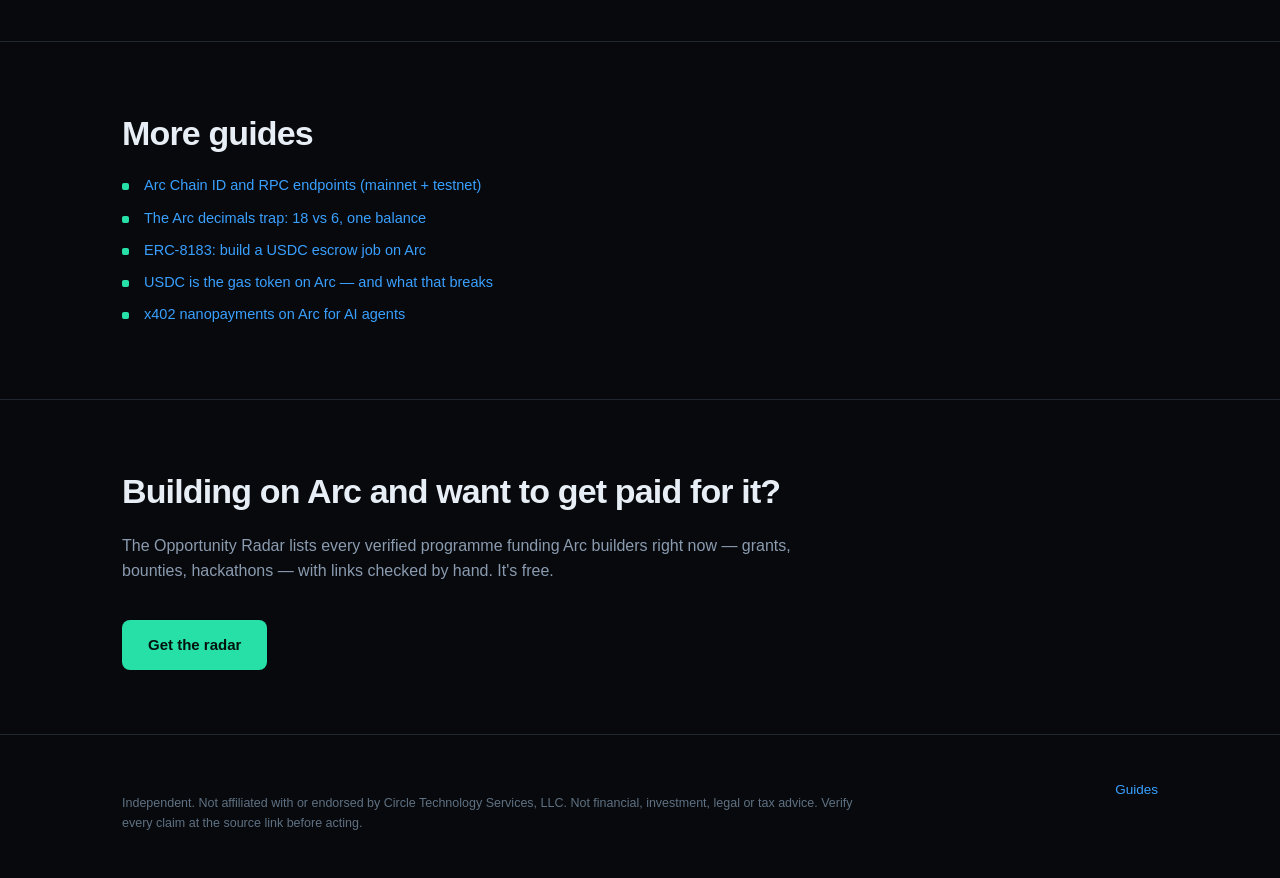
<file: learn-x402-what-services-actually-earn.html>
<!doctype html>
<html lang="en">
<head>
<meta charset="utf-8">
<meta name="viewport" content="width=device-width,initial-scale=1">
<title>What 782 x402 services actually earn — Arc Launchpad</title>
<meta name="description" content="What 782 x402 services actually earn. Verified, dated, and sourced for builders on Circle's Arc network.">
<link rel="canonical" href="learn-x402-what-services-actually-earn.html">
<link rel="stylesheet" href="static/style.css">
</head>
<body>

<nav><div class="wrap">
  <div class="brand">Arc<span>Launchpad</span></div>
  <a href="index.html">Home</a>
  <a href="learn.html">Guides</a>
  <a href="radar.html">Radar</a>
  <a href="kit.html">Starter Kit</a>
  <div class="spacer"></div>
  <a class="btn" href="index.html#start" style="padding:9px 18px;font-size:14px">Get the radar</a>
</div></nav>

<article class="wrap prose">
<h1 id="what-782-x402-services-actually-earn">What 782 x402 services actually earn</h1>
<p>Everyone selling you the agent economy quotes the same headline. Nobody quotes the
floor underneath it. Both are true, and the gap between them is the whole decision.</p>
<p>This page is the floor, with the arithmetic done, so you can decide before you spend
a weekend rather than after.</p>
<h2 id="the-headline">The headline</h2>
<p>From <a href="https://x402.org/">x402.org</a>, last 30 days, fetched 17 September 2026:</p>
<table>
<thead>
<tr>
<th></th>
<th></th>
</tr>
</thead>
<tbody>
<tr>
<td>Transactions</td>
<td>75,410,000</td>
</tr>
<tr>
<td>Volume</td>
<td>$24,240,000</td>
</tr>
<tr>
<td>Buyers</td>
<td>94,060</td>
</tr>
<tr>
<td>Sellers</td>
<td>22,000</td>
</tr>
</tbody>
</table>
<p>That is a real market. It is not a whitepaper. Twenty-two thousand sellers have
already turned up.</p>
<h2 id="the-floor">The floor</h2>
<p>From <a href="https://x402-list.com/">x402-list.com</a>, an independently operated directory
that probes every listing and measures what settles, fetched 17 September 2026:</p>
<table>
<thead>
<tr>
<th></th>
<th></th>
</tr>
</thead>
<tbody>
<tr>
<td>Services listed</td>
<td>782</td>
</tr>
<tr>
<td>Endpoints</td>
<td>5,127</td>
</tr>
<tr>
<td>Answering right now</td>
<td>660 (84.4%)</td>
</tr>
<tr>
<td>Offline for 30+ days</td>
<td>47</td>
</tr>
<tr>
<td><strong>Measured buyers, last 30 days</strong></td>
<td><strong>4,778</strong></td>
</tr>
<tr>
<td><strong>Measured settlement volume</strong></td>
<td><strong>$77,972</strong></td>
</tr>
<tr>
<td><strong>Measured settlements</strong></td>
<td><strong>3,119,069</strong></td>
</tr>
</tbody>
</table>
<p>Their own caveat, which is honest and which you should read before quoting the
number: this is <em>"a measured floor across 551 listed services... not an ecosystem
total"</em>, and it is 9.6% of the settlement volume they can measure across every
facilitator snapshot they hold.</p>
<p>So: the headline is ecosystem-wide, across all facilitators. The floor is what
services listed in the one directory that measures them actually settled.</p>
<h2 id="the-arithmetic-nobody-does">The arithmetic nobody does</h2>
<p>Two divisions turn those numbers into the only figures that matter to you.</p>
<p><strong>Volume ÷ settlements.</strong> $77,972 ÷ 3,119,069 = <strong>$0.025 per settlement.</strong></p>
<p>The average x402 payment is two and a half cents. That is not a flaw — it is the
entire point of the protocol, and it is what makes an agent's per-call budget work.
But it has a consequence: to reach $10,000 you need roughly <strong>400,000 settlements</strong>.</p>
<p><strong>Volume ÷ services, after concentration.</strong> x402-list reports that the top 10
services take <strong>92.1%</strong> of that measured volume (as of 2026-09-17 21:38 UTC), and
that the single largest listing is 34.8% of it — of which <strong>one buyer is 97.2%</strong>.
That one service is, in effect, a single customer paying itself.</p>
<p>Strip out the top 10 and the remaining 772 services share 7.9%:</p>
<blockquote>
<p>$77,972 × 0.079 ÷ 772 ≈ <strong>$7.98 per service, per month.</strong></p>
</blockquote>
<p>That is the number to sit with. The median listed x402 service earns about eight
dollars a month. Not eight dollars per customer — eight dollars total, before you
subtract anything.</p>
<h2 id="and-most-of-them-stop">And most of them stop</h2>
<p>84.4% average uptime means roughly one service in six is down at any given moment.
122 of 782 are offline as of the measurement, and 47 of those have been offline for
a month or more. Services get built, listed, and abandoned — which is what a market
with a $0.025 average ticket and 92.1% concentration does to people who entered it
expecting the headline.</p>
<h2 id="what-this-actually-means-if-you-are-building">What this actually means if you are building</h2>
<p>The honest reading is not "x402 is fake". It is:</p>
<ol>
<li><strong>The rail is real and the buyers are real.</strong> 4,778 distinct on-chain buyers in
   30 days is 4,778 entities that have demonstrated they will pay a machine,
   automatically, without an account. That is genuinely new.</li>
<li><strong>A generic endpoint is worth nothing.</strong> A "hello world" API that answers 402
   competes with 782 other listings for a share of $6,160. Do not build that.</li>
<li><strong>The winners are not selling API calls.</strong> The volume is concentrated in a
   handful of listings — and at least one of them is one buyer paying one seller.
   Concentration that extreme is not a market finding customers; it is a market
   finding a few specific relationships.</li>
<li><strong>So the question is not "should I accept x402".</strong> It is "do I already have a
   counterparty who wants to pay me per call". If you do, x402 removes the signup
   friction and that is worth a great deal. If you do not, x402 does not find them
   for you — nothing in the protocol creates demand, it only removes the excuse.</li>
</ol>
<h2 id="check-it-yourself">Check it yourself</h2>
<p>Do not take our numbers. The directory is machine-readable:</p>
<pre><code class="language-bash">curl -s 'https://x402-list.com/api/v1/services' | jq '.services | length'
curl -s 'https://x402-list.com/llms.txt'          # what it exposes to agents
</code></pre>
<p>The measured totals are republished with a timestamp on their front page and
restated in their State of x402 dataset. If the figures above have moved by the
time you read this, theirs are current and ours are not.</p>
<h2 id="where-this-leaves-the-arc-starter-kit">Where this leaves the Arc Starter Kit</h2>
<p>We sell a kit for building on Arc, including the seller half of x402 — the code
that quotes a price, verifies the payment on-chain and refuses replays. We are not
going to pretend that module is a business. It is the plumbing. What the numbers
above tell you is that the plumbing was never the hard part.</p>
<p>Independent. Not affiliated with or endorsed by Circle Technology Services, LLC.
Figures above are quoted from the sources named, with fetch dates, and are their
measurements rather than ours. Not financial advice.</p>
</article>

<section style="border-top:1px solid var(--line)"><div class="wrap">
  <h2>More guides</h2>
  <ul class="clean">
    
    <li><a href="learn-arc-chain-id-rpc.html">Arc Chain ID and RPC endpoints (mainnet + testnet)</a></li>
    
    <li><a href="learn-arc-usdc-decimals.html">The Arc decimals trap: 18 vs 6, one balance</a></li>
    
    <li><a href="learn-erc-8183-escrow-tutorial.html">ERC-8183: build a USDC escrow job on Arc</a></li>
    
    <li><a href="learn-usdc-as-gas-on-arc.html">USDC is the gas token on Arc — and what that breaks</a></li>
    
    <li><a href="learn-x402-nanopayments-arc.html">x402 nanopayments on Arc for AI agents</a></li>
    
  </ul>
</div></section>

<section><div class="wrap">
  <h2>Building on Arc and want to get paid for it?</h2>
  <p class="sub">The Opportunity Radar lists every verified programme funding Arc
  builders right now — grants, bounties, hackathons — with links checked by hand.
  It's free.</p>
  <a class="btn" href="index.html#start">Get the radar</a>
</div></section>

<footer><div class="wrap">
  <div class="disc">
    Independent. Not affiliated with or endorsed by Circle Technology Services,
    LLC. Not financial, investment, legal or tax advice. Verify every claim at
    the source link before acting.
  </div>
  <div><a href="learn.html">Guides</a></div>
</div></footer>

<script>
/* Static build: no server, so the form composes an email instead of POSTing.
   Honest fallback - it either opens a real mail client or does nothing. */
(function(){
  var f = document.querySelector('form[data-static]');
  if(!f) return;
  f.addEventListener('submit', function(e){
    e.preventDefault();
    var g = function(n){ var el = f.querySelector('[name="'+n+'"]'); return el ? el.value : ''; };
    var to = 'a-3e7fb6a5ec436b92d5d77bf1611ee463@agents.splox.io';
    var body = 'Email: ' + g('email') + '\nIntent: ' + g('interest') +
               '\nNote: ' + g('note') + '\n';
    window.location.href = 'mailto:' + to +
      '?subject=' + encodeURIComponent('Arc Launchpad enquiry') +
      '&body=' + encodeURIComponent(body);
  });
})();
</script>
</body></html>
</file>
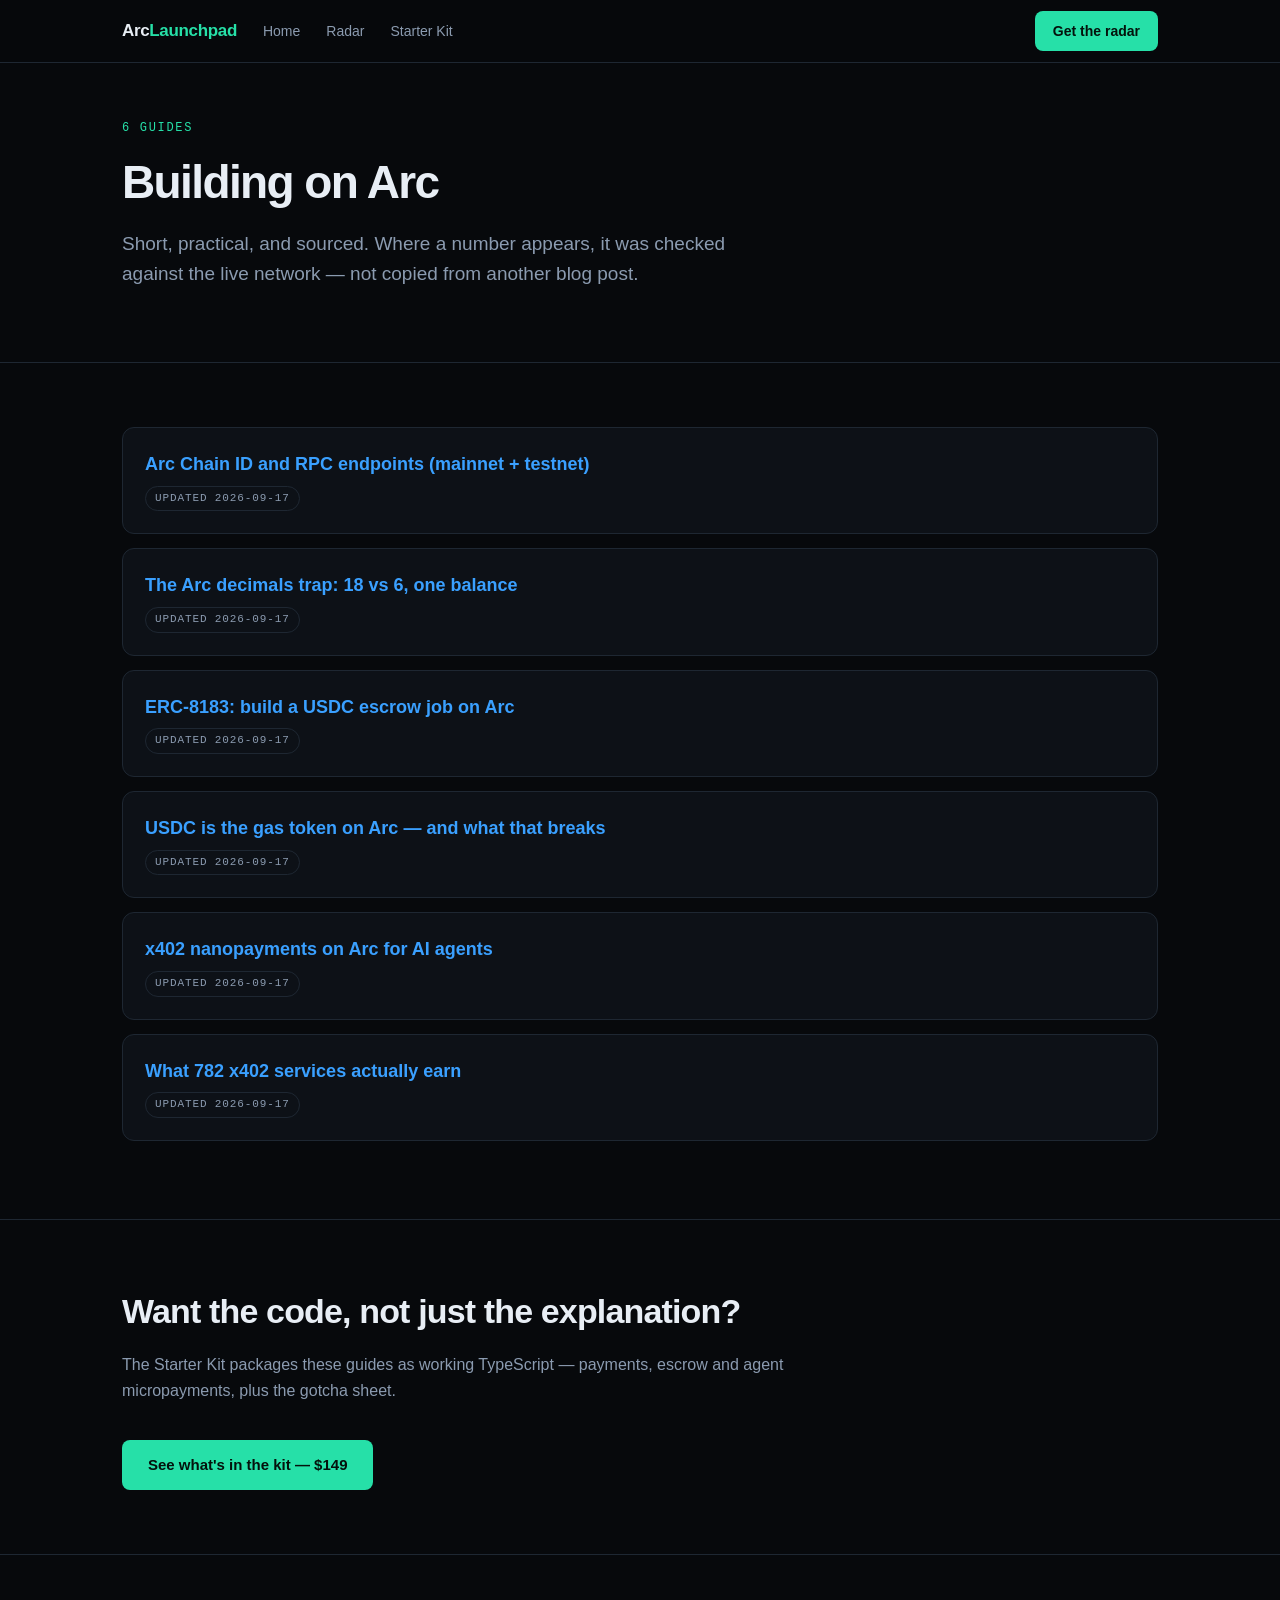
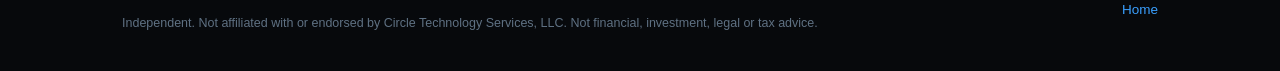
<file: learn.html>
<!doctype html>
<html lang="en">
<head>
<meta charset="utf-8">
<meta name="viewport" content="width=device-width,initial-scale=1">
<title>Arc builder guides — chain ID, USDC gas, escrow, agent payments</title>
<meta name="description" content="Practical, sourced guides to building on Circle's Arc network. Network parameters verified against the live RPCs.">
<link rel="stylesheet" href="static/style.css">
</head>
<body>

<nav><div class="wrap">
  <div class="brand">Arc<span>Launchpad</span></div>
  <a href="index.html">Home</a>
  <a href="radar.html">Radar</a>
  <a href="kit.html">Starter Kit</a>
  <div class="spacer"></div>
  <a class="btn" href="index.html#start" style="padding:9px 18px;font-size:14px">Get the radar</a>
</div></nav>

<header class="hero" style="padding:56px 0 40px"><div class="wrap">
  <div class="eyebrow">6 guides</div>
  <h1 style="font-size:clamp(30px,4.4vw,46px)">Building on Arc</h1>
  <p class="lede">Short, practical, and sourced. Where a number appears, it was
  checked against the live network — not copied from another blog post.</p>
</div></header>

<section><div class="wrap">
  
  <div class="card" style="margin-bottom:14px">
    <h3 style="margin:0"><a href="learn-arc-chain-id-rpc.html">Arc Chain ID and RPC endpoints (mainnet + testnet)</a></h3>
    <p style="margin-top:6px"><span class="tag">updated 2026-09-17</span></p>
  </div>
  
  <div class="card" style="margin-bottom:14px">
    <h3 style="margin:0"><a href="learn-arc-usdc-decimals.html">The Arc decimals trap: 18 vs 6, one balance</a></h3>
    <p style="margin-top:6px"><span class="tag">updated 2026-09-17</span></p>
  </div>
  
  <div class="card" style="margin-bottom:14px">
    <h3 style="margin:0"><a href="learn-erc-8183-escrow-tutorial.html">ERC-8183: build a USDC escrow job on Arc</a></h3>
    <p style="margin-top:6px"><span class="tag">updated 2026-09-17</span></p>
  </div>
  
  <div class="card" style="margin-bottom:14px">
    <h3 style="margin:0"><a href="learn-usdc-as-gas-on-arc.html">USDC is the gas token on Arc — and what that breaks</a></h3>
    <p style="margin-top:6px"><span class="tag">updated 2026-09-17</span></p>
  </div>
  
  <div class="card" style="margin-bottom:14px">
    <h3 style="margin:0"><a href="learn-x402-nanopayments-arc.html">x402 nanopayments on Arc for AI agents</a></h3>
    <p style="margin-top:6px"><span class="tag">updated 2026-09-17</span></p>
  </div>
  
  <div class="card" style="margin-bottom:14px">
    <h3 style="margin:0"><a href="learn-x402-what-services-actually-earn.html">What 782 x402 services actually earn</a></h3>
    <p style="margin-top:6px"><span class="tag">updated 2026-09-17</span></p>
  </div>
  
</div></section>

<section><div class="wrap">
  <h2>Want the code, not just the explanation?</h2>
  <p class="sub">The Starter Kit packages these guides as working TypeScript —
  payments, escrow and agent micropayments, plus the gotcha sheet.</p>
  <a class="btn" href="kit.html">See what's in the kit — $149</a>
</div></section>

<footer><div class="wrap">
  <div class="disc">
    Independent. Not affiliated with or endorsed by Circle Technology Services,
    LLC. Not financial, investment, legal or tax advice.
  </div>
  <div><a href="index.html">Home</a></div>
</div></footer>

<script>
/* Static build: no server, so the form composes an email instead of POSTing.
   Honest fallback - it either opens a real mail client or does nothing. */
(function(){
  var f = document.querySelector('form[data-static]');
  if(!f) return;
  f.addEventListener('submit', function(e){
    e.preventDefault();
    var g = function(n){ var el = f.querySelector('[name="'+n+'"]'); return el ? el.value : ''; };
    var to = 'a-3e7fb6a5ec436b92d5d77bf1611ee463@agents.splox.io';
    var body = 'Email: ' + g('email') + '\nIntent: ' + g('interest') +
               '\nNote: ' + g('note') + '\n';
    window.location.href = 'mailto:' + to +
      '?subject=' + encodeURIComponent('Arc Launchpad enquiry') +
      '&body=' + encodeURIComponent(body);
  });
})();
</script>
</body></html>
</file>
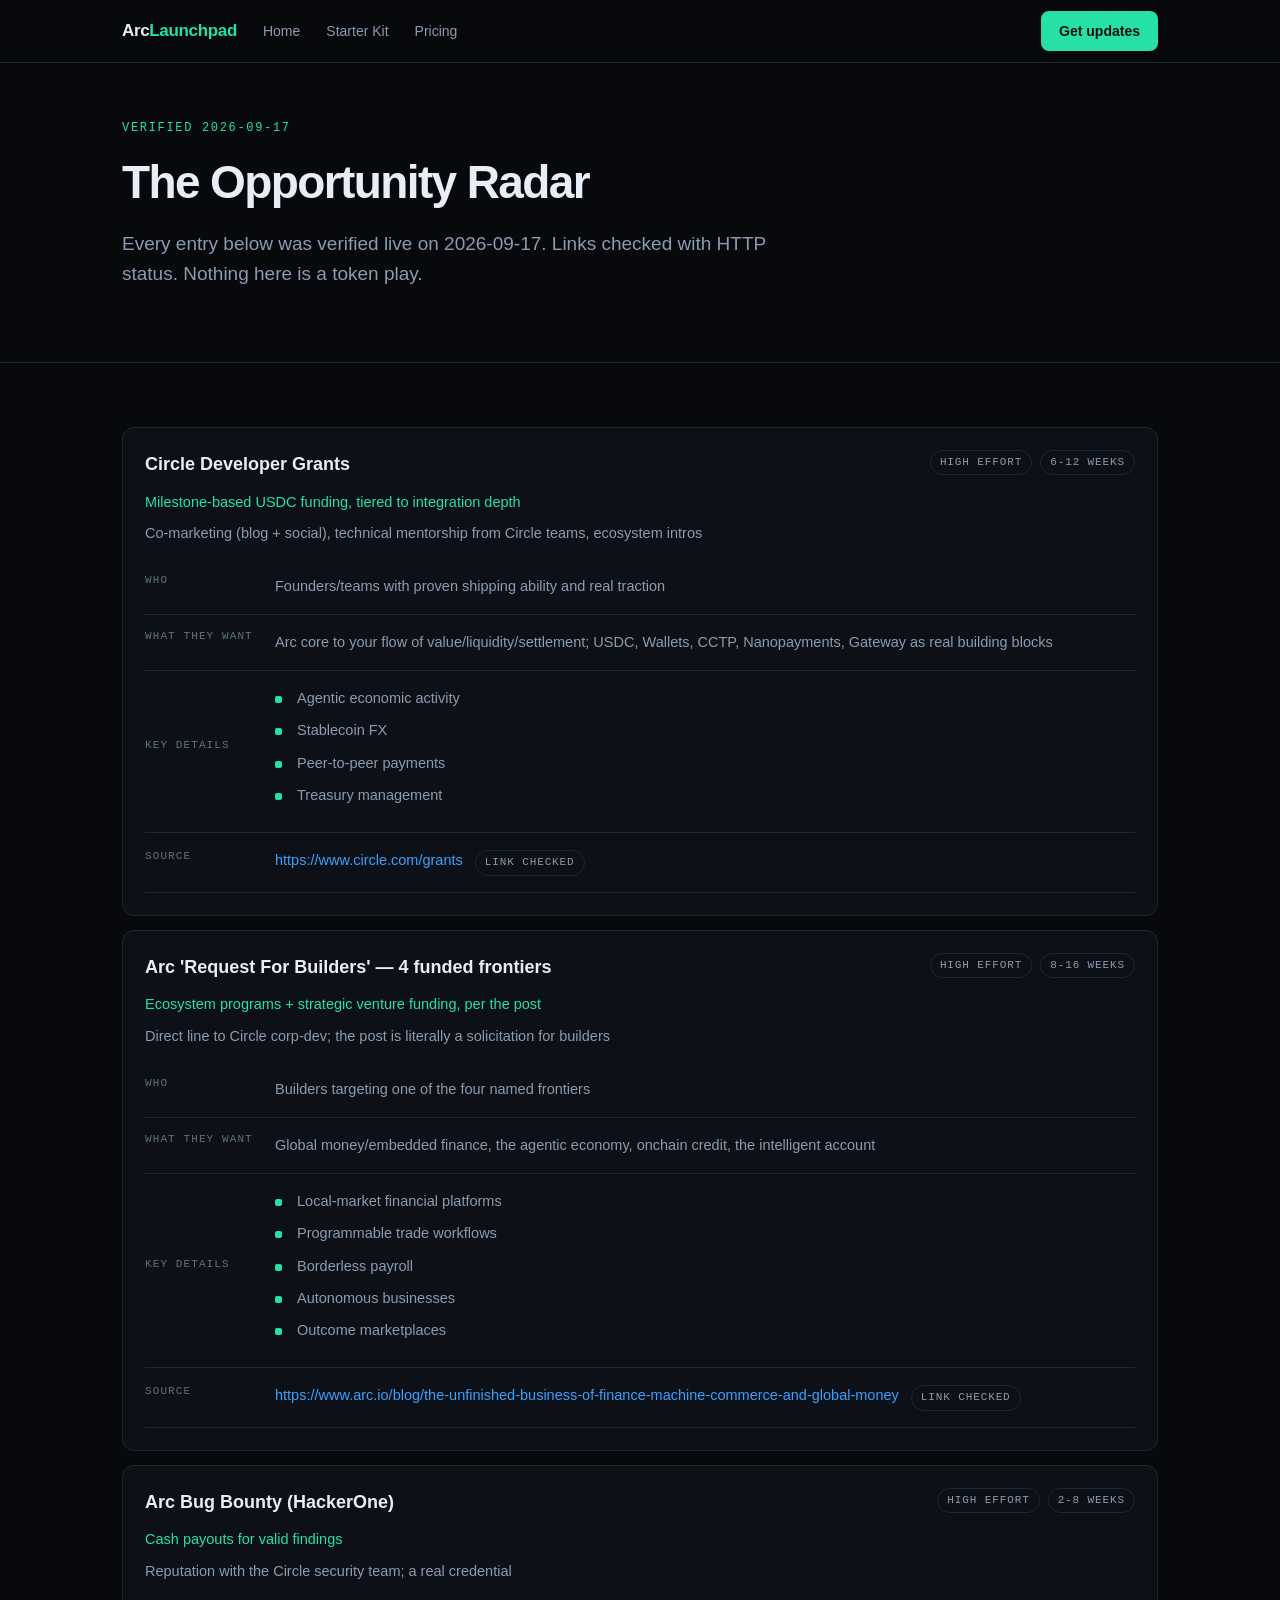
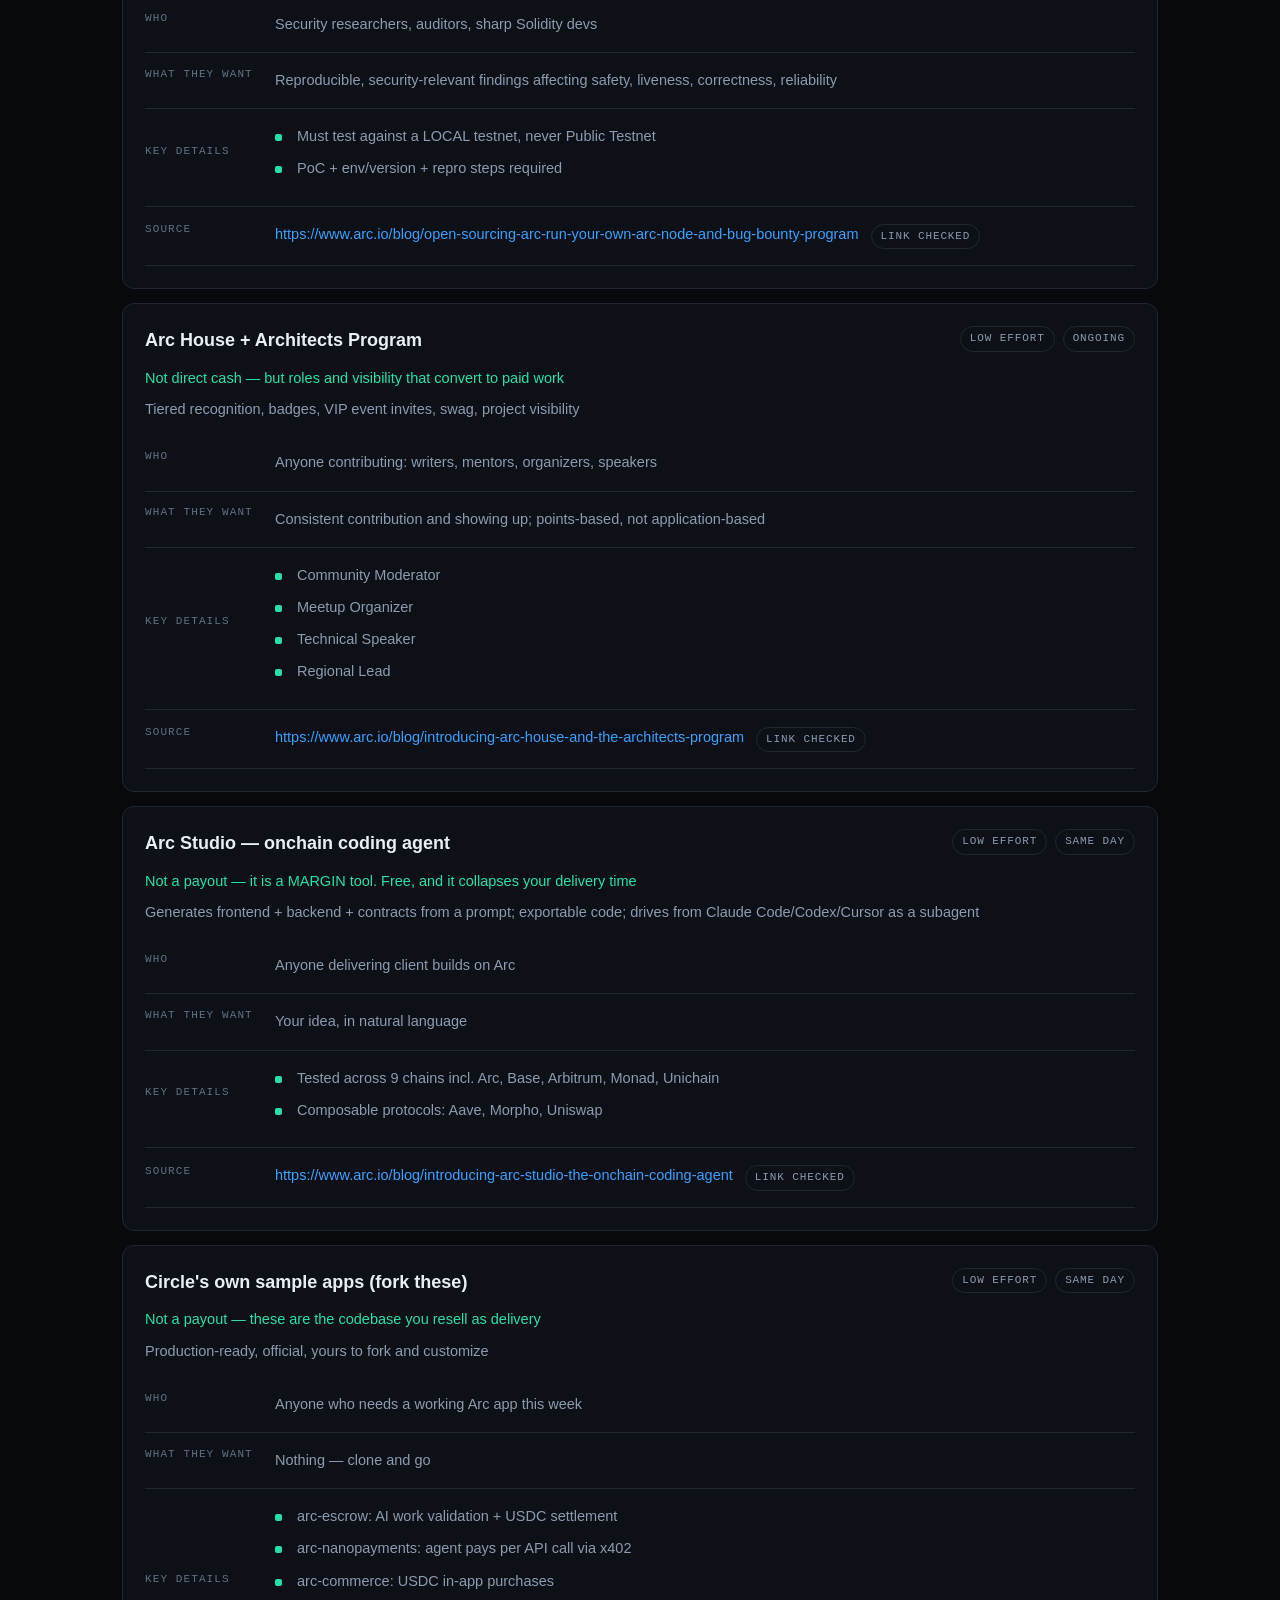
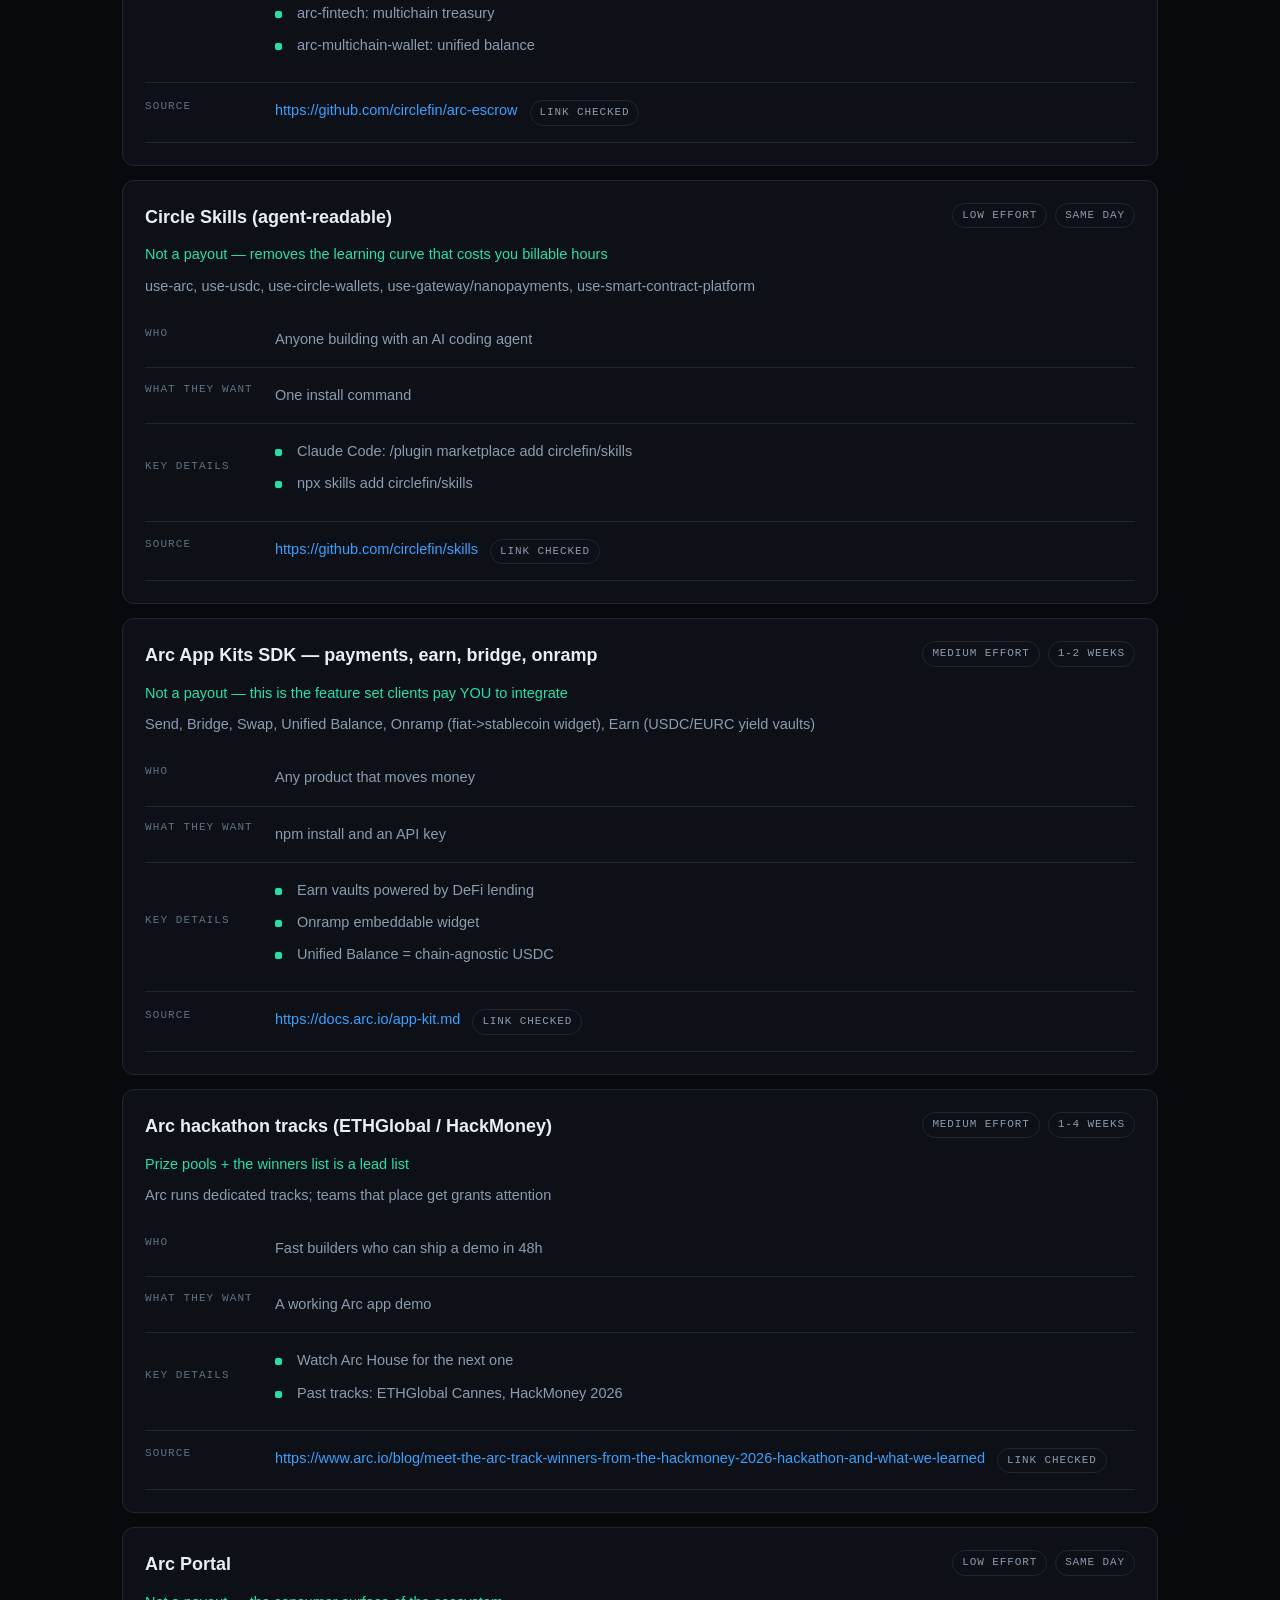
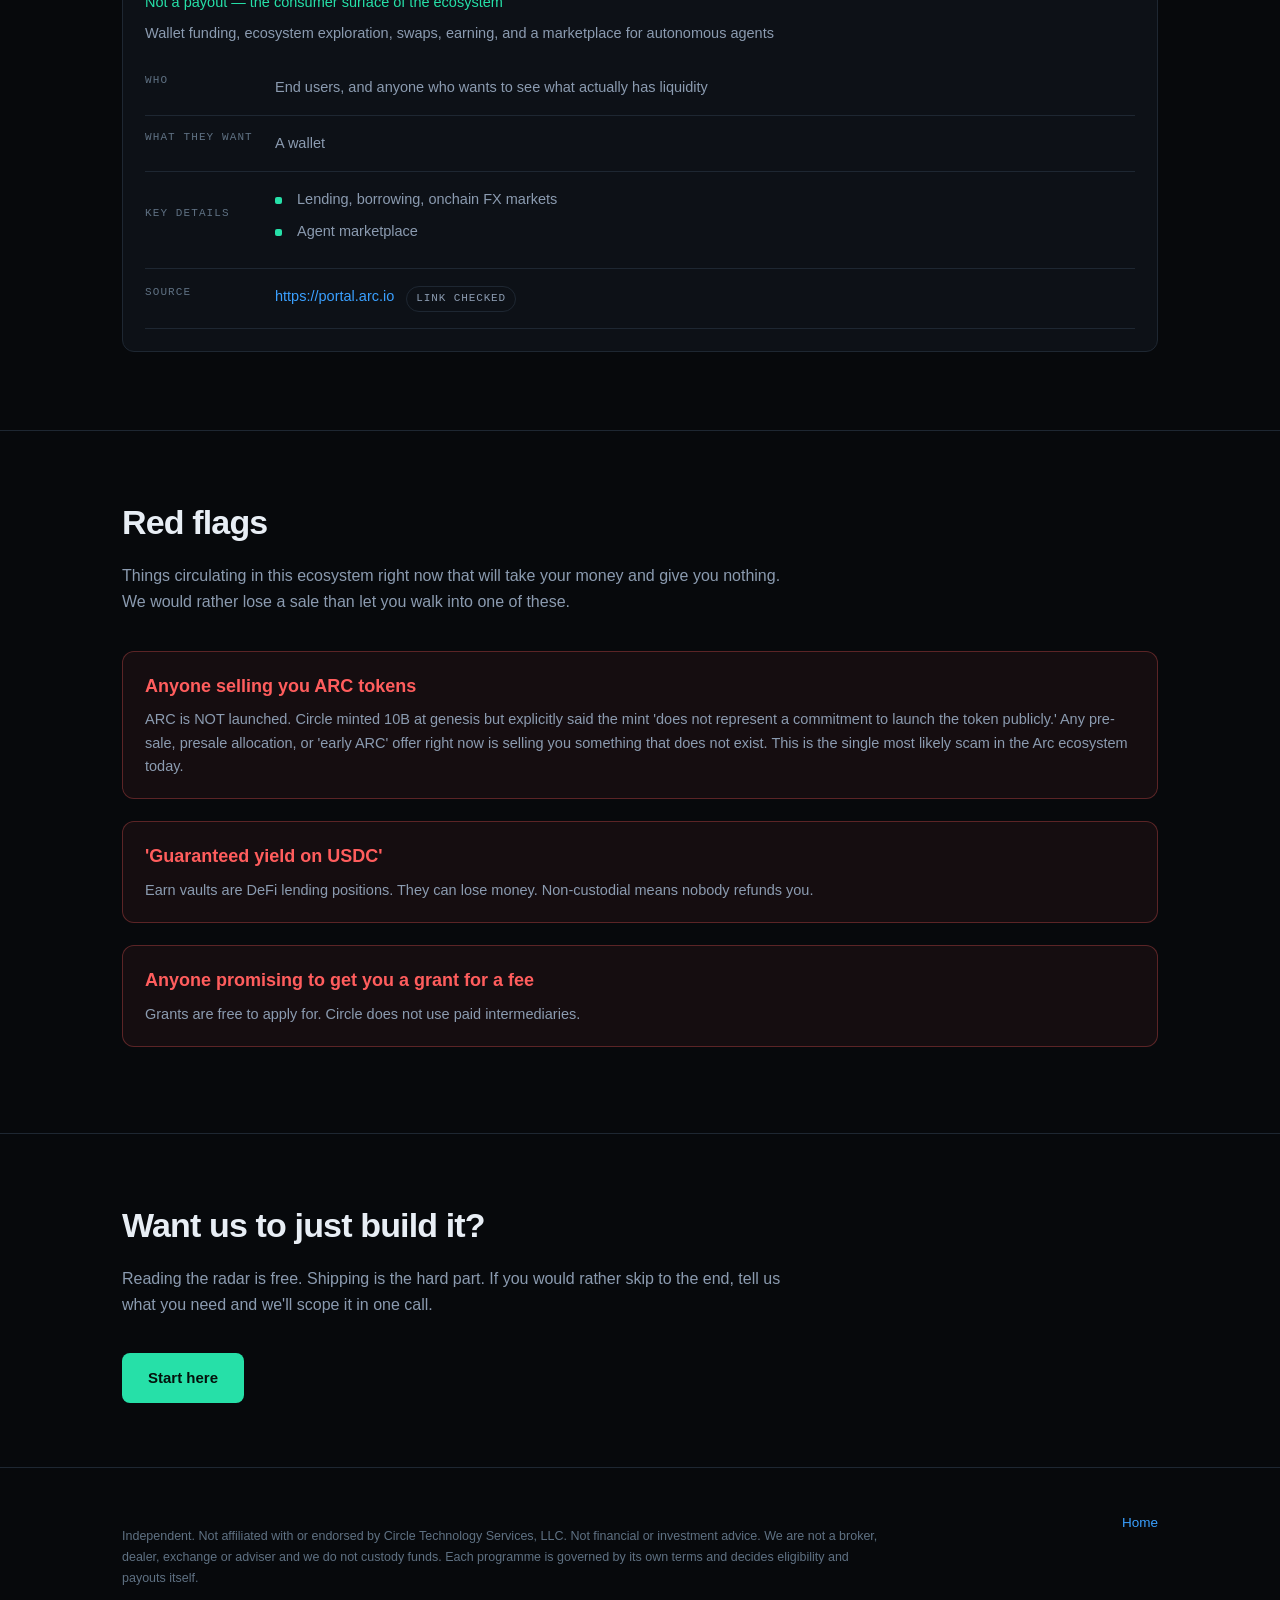
<file: radar.html>
<!doctype html>
<html lang="en">
<head>
<meta charset="utf-8">
<meta name="viewport" content="width=device-width,initial-scale=1">
<title>Opportunity Radar — Arc Launchpad</title>
<meta name="description" content="Every verified way to get paid in the Arc ecosystem: grants, bug bounties, builder calls, hackathons.">
<link rel="stylesheet" href="static/style.css">
</head>
<body>

<nav><div class="wrap">
  <div class="brand">Arc<span>Launchpad</span></div>
  <a href="index.html">Home</a>
  <a href="kit.html">Starter Kit</a>
  <a href="index.html#pricing">Pricing</a>
  <div class="spacer"></div>
  <a class="btn" href="index.html#start" style="padding:9px 18px;font-size:14px">Get updates</a>
</div></nav>

<header class="hero" style="padding:56px 0 40px"><div class="wrap">
  <div class="eyebrow">Verified 2026-09-17</div>
  <h1 style="font-size:clamp(30px,4.4vw,46px)">The Opportunity Radar</h1>
  <p class="lede">Every entry below was verified live on 2026-09-17. Links checked with HTTP status. Nothing here is a token play.</p>
</div></header>

<section><div class="wrap">
  
  <div class="card" style="margin-bottom:14px">
    <div class="row" style="justify-content:space-between;align-items:flex-start">
      <h3 style="margin:0">Circle Developer Grants</h3>
      <div class="row" style="gap:8px">
        <span class="tag">high effort</span>
        <span class="tag">6-12 weeks</span>
      </div>
    </div>
    <p style="margin-top:12px"><span class="money">Milestone-based USDC funding, tiered to integration depth</span></p>
    <p>Co-marketing (blog + social), technical mentorship from Circle teams, ecosystem intros</p>
    <table style="margin-top:14px">
      <tr><th style="width:130px">Who</th><td>Founders/teams with proven shipping ability and real traction</td></tr>
      <tr><th>What they want</th><td>Arc core to your flow of value/liquidity/settlement; USDC, Wallets, CCTP, Nanopayments, Gateway as real building blocks</td></tr>
      <tr><th>Key details</th><td>
        <ul class="clean" style="margin:0">
          <li>Agentic economic activity</li><li>Stablecoin FX</li><li>Peer-to-peer payments</li><li>Treasury management</li>
        </ul></td></tr>
      <tr><th>Source</th><td><a href="https://www.circle.com/grants" target="_blank" rel="noopener">https://www.circle.com/grants</a>
        <span class="tag" style="margin-left:8px">link checked</span></td></tr>
    </table>
  </div>
  
  <div class="card" style="margin-bottom:14px">
    <div class="row" style="justify-content:space-between;align-items:flex-start">
      <h3 style="margin:0">Arc &#39;Request For Builders&#39; — 4 funded frontiers</h3>
      <div class="row" style="gap:8px">
        <span class="tag">high effort</span>
        <span class="tag">8-16 weeks</span>
      </div>
    </div>
    <p style="margin-top:12px"><span class="money">Ecosystem programs + strategic venture funding, per the post</span></p>
    <p>Direct line to Circle corp-dev; the post is literally a solicitation for builders</p>
    <table style="margin-top:14px">
      <tr><th style="width:130px">Who</th><td>Builders targeting one of the four named frontiers</td></tr>
      <tr><th>What they want</th><td>Global money/embedded finance, the agentic economy, onchain credit, the intelligent account</td></tr>
      <tr><th>Key details</th><td>
        <ul class="clean" style="margin:0">
          <li>Local-market financial platforms</li><li>Programmable trade workflows</li><li>Borderless payroll</li><li>Autonomous businesses</li><li>Outcome marketplaces</li>
        </ul></td></tr>
      <tr><th>Source</th><td><a href="https://www.arc.io/blog/the-unfinished-business-of-finance-machine-commerce-and-global-money" target="_blank" rel="noopener">https://www.arc.io/blog/the-unfinished-business-of-finance-machine-commerce-and-global-money</a>
        <span class="tag" style="margin-left:8px">link checked</span></td></tr>
    </table>
  </div>
  
  <div class="card" style="margin-bottom:14px">
    <div class="row" style="justify-content:space-between;align-items:flex-start">
      <h3 style="margin:0">Arc Bug Bounty (HackerOne)</h3>
      <div class="row" style="gap:8px">
        <span class="tag">high effort</span>
        <span class="tag">2-8 weeks</span>
      </div>
    </div>
    <p style="margin-top:12px"><span class="money">Cash payouts for valid findings</span></p>
    <p>Reputation with the Circle security team; a real credential</p>
    <table style="margin-top:14px">
      <tr><th style="width:130px">Who</th><td>Security researchers, auditors, sharp Solidity devs</td></tr>
      <tr><th>What they want</th><td>Reproducible, security-relevant findings affecting safety, liveness, correctness, reliability</td></tr>
      <tr><th>Key details</th><td>
        <ul class="clean" style="margin:0">
          <li>Must test against a LOCAL testnet, never Public Testnet</li><li>PoC + env/version + repro steps required</li>
        </ul></td></tr>
      <tr><th>Source</th><td><a href="https://www.arc.io/blog/open-sourcing-arc-run-your-own-arc-node-and-bug-bounty-program" target="_blank" rel="noopener">https://www.arc.io/blog/open-sourcing-arc-run-your-own-arc-node-and-bug-bounty-program</a>
        <span class="tag" style="margin-left:8px">link checked</span></td></tr>
    </table>
  </div>
  
  <div class="card" style="margin-bottom:14px">
    <div class="row" style="justify-content:space-between;align-items:flex-start">
      <h3 style="margin:0">Arc House + Architects Program</h3>
      <div class="row" style="gap:8px">
        <span class="tag">low effort</span>
        <span class="tag">ongoing</span>
      </div>
    </div>
    <p style="margin-top:12px"><span class="money">Not direct cash — but roles and visibility that convert to paid work</span></p>
    <p>Tiered recognition, badges, VIP event invites, swag, project visibility</p>
    <table style="margin-top:14px">
      <tr><th style="width:130px">Who</th><td>Anyone contributing: writers, mentors, organizers, speakers</td></tr>
      <tr><th>What they want</th><td>Consistent contribution and showing up; points-based, not application-based</td></tr>
      <tr><th>Key details</th><td>
        <ul class="clean" style="margin:0">
          <li>Community Moderator</li><li>Meetup Organizer</li><li>Technical Speaker</li><li>Regional Lead</li>
        </ul></td></tr>
      <tr><th>Source</th><td><a href="https://www.arc.io/blog/introducing-arc-house-and-the-architects-program" target="_blank" rel="noopener">https://www.arc.io/blog/introducing-arc-house-and-the-architects-program</a>
        <span class="tag" style="margin-left:8px">link checked</span></td></tr>
    </table>
  </div>
  
  <div class="card" style="margin-bottom:14px">
    <div class="row" style="justify-content:space-between;align-items:flex-start">
      <h3 style="margin:0">Arc Studio — onchain coding agent</h3>
      <div class="row" style="gap:8px">
        <span class="tag">low effort</span>
        <span class="tag">same day</span>
      </div>
    </div>
    <p style="margin-top:12px"><span class="money">Not a payout — it is a MARGIN tool. Free, and it collapses your delivery time</span></p>
    <p>Generates frontend + backend + contracts from a prompt; exportable code; drives from Claude Code/Codex/Cursor as a subagent</p>
    <table style="margin-top:14px">
      <tr><th style="width:130px">Who</th><td>Anyone delivering client builds on Arc</td></tr>
      <tr><th>What they want</th><td>Your idea, in natural language</td></tr>
      <tr><th>Key details</th><td>
        <ul class="clean" style="margin:0">
          <li>Tested across 9 chains incl. Arc, Base, Arbitrum, Monad, Unichain</li><li>Composable protocols: Aave, Morpho, Uniswap</li>
        </ul></td></tr>
      <tr><th>Source</th><td><a href="https://www.arc.io/blog/introducing-arc-studio-the-onchain-coding-agent" target="_blank" rel="noopener">https://www.arc.io/blog/introducing-arc-studio-the-onchain-coding-agent</a>
        <span class="tag" style="margin-left:8px">link checked</span></td></tr>
    </table>
  </div>
  
  <div class="card" style="margin-bottom:14px">
    <div class="row" style="justify-content:space-between;align-items:flex-start">
      <h3 style="margin:0">Circle&#39;s own sample apps (fork these)</h3>
      <div class="row" style="gap:8px">
        <span class="tag">low effort</span>
        <span class="tag">same day</span>
      </div>
    </div>
    <p style="margin-top:12px"><span class="money">Not a payout — these are the codebase you resell as delivery</span></p>
    <p>Production-ready, official, yours to fork and customize</p>
    <table style="margin-top:14px">
      <tr><th style="width:130px">Who</th><td>Anyone who needs a working Arc app this week</td></tr>
      <tr><th>What they want</th><td>Nothing — clone and go</td></tr>
      <tr><th>Key details</th><td>
        <ul class="clean" style="margin:0">
          <li>arc-escrow: AI work validation + USDC settlement</li><li>arc-nanopayments: agent pays per API call via x402</li><li>arc-commerce: USDC in-app purchases</li><li>arc-fintech: multichain treasury</li><li>arc-multichain-wallet: unified balance</li>
        </ul></td></tr>
      <tr><th>Source</th><td><a href="https://github.com/circlefin/arc-escrow" target="_blank" rel="noopener">https://github.com/circlefin/arc-escrow</a>
        <span class="tag" style="margin-left:8px">link checked</span></td></tr>
    </table>
  </div>
  
  <div class="card" style="margin-bottom:14px">
    <div class="row" style="justify-content:space-between;align-items:flex-start">
      <h3 style="margin:0">Circle Skills (agent-readable)</h3>
      <div class="row" style="gap:8px">
        <span class="tag">low effort</span>
        <span class="tag">same day</span>
      </div>
    </div>
    <p style="margin-top:12px"><span class="money">Not a payout — removes the learning curve that costs you billable hours</span></p>
    <p>use-arc, use-usdc, use-circle-wallets, use-gateway/nanopayments, use-smart-contract-platform</p>
    <table style="margin-top:14px">
      <tr><th style="width:130px">Who</th><td>Anyone building with an AI coding agent</td></tr>
      <tr><th>What they want</th><td>One install command</td></tr>
      <tr><th>Key details</th><td>
        <ul class="clean" style="margin:0">
          <li>Claude Code: /plugin marketplace add circlefin/skills</li><li>npx skills add circlefin/skills</li>
        </ul></td></tr>
      <tr><th>Source</th><td><a href="https://github.com/circlefin/skills" target="_blank" rel="noopener">https://github.com/circlefin/skills</a>
        <span class="tag" style="margin-left:8px">link checked</span></td></tr>
    </table>
  </div>
  
  <div class="card" style="margin-bottom:14px">
    <div class="row" style="justify-content:space-between;align-items:flex-start">
      <h3 style="margin:0">Arc App Kits SDK — payments, earn, bridge, onramp</h3>
      <div class="row" style="gap:8px">
        <span class="tag">medium effort</span>
        <span class="tag">1-2 weeks</span>
      </div>
    </div>
    <p style="margin-top:12px"><span class="money">Not a payout — this is the feature set clients pay YOU to integrate</span></p>
    <p>Send, Bridge, Swap, Unified Balance, Onramp (fiat-&gt;stablecoin widget), Earn (USDC/EURC yield vaults)</p>
    <table style="margin-top:14px">
      <tr><th style="width:130px">Who</th><td>Any product that moves money</td></tr>
      <tr><th>What they want</th><td>npm install and an API key</td></tr>
      <tr><th>Key details</th><td>
        <ul class="clean" style="margin:0">
          <li>Earn vaults powered by DeFi lending</li><li>Onramp embeddable widget</li><li>Unified Balance = chain-agnostic USDC</li>
        </ul></td></tr>
      <tr><th>Source</th><td><a href="https://docs.arc.io/app-kit.md" target="_blank" rel="noopener">https://docs.arc.io/app-kit.md</a>
        <span class="tag" style="margin-left:8px">link checked</span></td></tr>
    </table>
  </div>
  
  <div class="card" style="margin-bottom:14px">
    <div class="row" style="justify-content:space-between;align-items:flex-start">
      <h3 style="margin:0">Arc hackathon tracks (ETHGlobal / HackMoney)</h3>
      <div class="row" style="gap:8px">
        <span class="tag">medium effort</span>
        <span class="tag">1-4 weeks</span>
      </div>
    </div>
    <p style="margin-top:12px"><span class="money">Prize pools + the winners list is a lead list</span></p>
    <p>Arc runs dedicated tracks; teams that place get grants attention</p>
    <table style="margin-top:14px">
      <tr><th style="width:130px">Who</th><td>Fast builders who can ship a demo in 48h</td></tr>
      <tr><th>What they want</th><td>A working Arc app demo</td></tr>
      <tr><th>Key details</th><td>
        <ul class="clean" style="margin:0">
          <li>Watch Arc House for the next one</li><li>Past tracks: ETHGlobal Cannes, HackMoney 2026</li>
        </ul></td></tr>
      <tr><th>Source</th><td><a href="https://www.arc.io/blog/meet-the-arc-track-winners-from-the-hackmoney-2026-hackathon-and-what-we-learned" target="_blank" rel="noopener">https://www.arc.io/blog/meet-the-arc-track-winners-from-the-hackmoney-2026-hackathon-and-what-we-learned</a>
        <span class="tag" style="margin-left:8px">link checked</span></td></tr>
    </table>
  </div>
  
  <div class="card" style="margin-bottom:14px">
    <div class="row" style="justify-content:space-between;align-items:flex-start">
      <h3 style="margin:0">Arc Portal</h3>
      <div class="row" style="gap:8px">
        <span class="tag">low effort</span>
        <span class="tag">same day</span>
      </div>
    </div>
    <p style="margin-top:12px"><span class="money">Not a payout — the consumer surface of the ecosystem</span></p>
    <p>Wallet funding, ecosystem exploration, swaps, earning, and a marketplace for autonomous agents</p>
    <table style="margin-top:14px">
      <tr><th style="width:130px">Who</th><td>End users, and anyone who wants to see what actually has liquidity</td></tr>
      <tr><th>What they want</th><td>A wallet</td></tr>
      <tr><th>Key details</th><td>
        <ul class="clean" style="margin:0">
          <li>Lending, borrowing, onchain FX markets</li><li>Agent marketplace</li>
        </ul></td></tr>
      <tr><th>Source</th><td><a href="https://portal.arc.io" target="_blank" rel="noopener">https://portal.arc.io</a>
        <span class="tag" style="margin-left:8px">link checked</span></td></tr>
    </table>
  </div>
  
</div></section>

<section><div class="wrap">
  <h2>Red flags</h2>
  <p class="sub">Things circulating in this ecosystem right now that will take your money and give
  you nothing. We would rather lose a sale than let you walk into one of these.</p>
  <!-- guardrail-exempt:start  (this block quotes scam claims in order to debunk them) -->
  
  <div class="warnbox">
    <h3>Anyone selling you ARC tokens</h3>
    <p>ARC is NOT launched. Circle minted 10B at genesis but explicitly said the mint &#39;does not represent a commitment to launch the token publicly.&#39; Any pre-sale, presale allocation, or &#39;early ARC&#39; offer right now is selling you something that does not exist. This is the single most likely scam in the Arc ecosystem today.</p>
  </div>
  
  <div class="warnbox">
    <h3>&#39;Guaranteed yield on USDC&#39;</h3>
    <p>Earn vaults are DeFi lending positions. They can lose money. Non-custodial means nobody refunds you.</p>
  </div>
  
  <div class="warnbox">
    <h3>Anyone promising to get you a grant for a fee</h3>
    <p>Grants are free to apply for. Circle does not use paid intermediaries.</p>
  </div>
  
  <!-- guardrail-exempt:end -->
</div></section>

<section><div class="wrap">
  <h2>Want us to just build it?</h2>
  <p class="sub">Reading the radar is free. Shipping is the hard part. If you would rather skip to
  the end, tell us what you need and we'll scope it in one call.</p>
  <a class="btn" href="index.html#start">Start here</a>
</div></section>

<footer><div class="wrap">
  <div class="disc">
    Independent. Not affiliated with or endorsed by Circle Technology Services, LLC. Not financial
    or investment advice. We are not a broker, dealer, exchange or adviser and we do not custody
    funds. Each programme is governed by its own terms and decides eligibility and payouts itself.
  </div>
  <div><a href="index.html">Home</a></div>
</div></footer>

<script>
/* Static build: no server, so the form composes an email instead of POSTing.
   Honest fallback - it either opens a real mail client or does nothing. */
(function(){
  var f = document.querySelector('form[data-static]');
  if(!f) return;
  f.addEventListener('submit', function(e){
    e.preventDefault();
    var g = function(n){ var el = f.querySelector('[name="'+n+'"]'); return el ? el.value : ''; };
    var to = 'a-3e7fb6a5ec436b92d5d77bf1611ee463@agents.splox.io';
    var body = 'Email: ' + g('email') + '\nIntent: ' + g('interest') +
               '\nNote: ' + g('note') + '\n';
    window.location.href = 'mailto:' + to +
      '?subject=' + encodeURIComponent('Arc Launchpad enquiry') +
      '&body=' + encodeURIComponent(body);
  });
})();
</script>
</body></html>
</file>
<file: static/style.css>
:root{
  --bg:#07090c; --bg2:#0d1117; --line:#1e2732;
  --ink:#e8eef5; --dim:#8b9bb0; --dim2:#5f7183;
  --acc:#26e0a8; --acc2:#3aa0ff; --warn:#ffb02e; --bad:#ff5d5d;
  --mono:ui-monospace,SFMono-Regular,Menlo,monospace;
}
*{box-sizing:border-box}
html,body{margin:0;padding:0}
body{
  background:var(--bg);color:var(--ink);
  font:16px/1.6 -apple-system,BlinkMacSystemFont,"Segoe UI",Inter,Roboto,sans-serif;
  -webkit-font-smoothing:antialiased;
}
a{color:var(--acc2);text-decoration:none}
a:hover{text-decoration:underline}
.wrap{max-width:1080px;margin:0 auto;padding:0 22px}

nav{border-bottom:1px solid var(--line);position:sticky;top:0;background:rgba(7,9,12,.9);
    backdrop-filter:blur(12px);z-index:20}
nav .wrap{display:flex;align-items:center;gap:26px;height:62px}
.brand{font-weight:700;letter-spacing:-.02em;color:var(--ink);font-size:17px}
.brand span{color:var(--acc)}
nav a{color:var(--dim);font-size:14px;font-weight:500}
nav a:hover{color:var(--ink);text-decoration:none}
nav .spacer{flex:1}

.hero{padding:76px 0 54px;border-bottom:1px solid var(--line)}
.eyebrow{font-family:var(--mono);font-size:12px;letter-spacing:.14em;text-transform:uppercase;
         color:var(--acc);margin-bottom:20px}
h1{font-size:clamp(34px,5.2vw,58px);line-height:1.06;letter-spacing:-.035em;margin:0 0 22px;font-weight:700}
h1 em{font-style:normal;color:var(--acc)}
.lede{font-size:19px;color:var(--dim);max-width:660px;margin:0 0 32px}
.lede strong{color:var(--ink);font-weight:600}

.btn{display:inline-block;background:var(--acc);color:#04120c;font-weight:650;
     padding:13px 26px;border-radius:8px;font-size:15px;border:0;cursor:pointer}
.btn:hover{text-decoration:none;filter:brightness(1.08)}
.btn.ghost{background:transparent;color:var(--ink);border:1px solid var(--line)}
.btn.ghost:hover{border-color:var(--acc)}

.row{display:flex;gap:14px;flex-wrap:wrap;align-items:center}
.cta-note{font-size:13px;color:var(--dim2);margin-top:14px}

section{padding:64px 0;border-bottom:1px solid var(--line)}
h2{font-size:clamp(24px,3vw,34px);letter-spacing:-.025em;margin:0 0 14px;font-weight:680}
h3{font-size:18px;margin:0 0 8px;font-weight:640}
.sub{color:var(--dim);max-width:680px;margin:0 0 36px}

.grid{display:grid;gap:16px}
.g3{grid-template-columns:repeat(3,1fr)}
.g2{grid-template-columns:repeat(2,1fr)}
@media(max-width:860px){.g3,.g2{grid-template-columns:1fr}}

.card{background:var(--bg2);border:1px solid var(--line);border-radius:12px;padding:22px}
.card.hi{border-color:rgba(38,224,168,.45);box-shadow:0 0 0 1px rgba(38,224,168,.12)}
.card p{color:var(--dim);font-size:14.5px;margin:8px 0 0}
.price{font-family:var(--mono);font-size:30px;font-weight:600;letter-spacing:-.02em;margin:6px 0 2px}
.price small{font-size:13px;color:var(--dim2);font-family:inherit;font-weight:400}
.tag{display:inline-block;font-family:var(--mono);font-size:11px;letter-spacing:.08em;
     text-transform:uppercase;padding:3px 9px;border-radius:99px;border:1px solid var(--line);color:var(--dim)}
.tag.acc{color:var(--acc);border-color:rgba(38,224,168,.4)}
.tag.warn{color:var(--warn);border-color:rgba(255,176,46,.4)}
.tag.bad{color:var(--bad);border-color:rgba(255,93,93,.4)}

ul.clean{list-style:none;padding:0;margin:14px 0 0}
ul.clean li{position:relative;padding-left:22px;margin-bottom:9px;color:var(--dim);font-size:14.5px}
ul.clean li:before{content:"";position:absolute;left:0;top:9px;width:7px;height:7px;
  border-radius:2px;background:var(--acc)}
ul.clean li b{color:var(--ink);font-weight:600}

table{width:100%;border-collapse:collapse;font-size:14.5px}
th{text-align:left;font-family:var(--mono);font-size:11px;letter-spacing:.1em;text-transform:uppercase;
   color:var(--dim2);padding:0 14px 12px 0;border-bottom:1px solid var(--line);font-weight:500}
td{padding:16px 14px 16px 0;border-bottom:1px solid var(--line);vertical-align:top;color:var(--dim)}
td b{color:var(--ink);font-weight:600}
.money{color:var(--acc)}

.warnbox{background:rgba(255,93,93,.06);border:1px solid rgba(255,93,93,.3);
         border-radius:12px;padding:20px 22px;margin:22px 0}
.warnbox h3{color:var(--bad)}
.warnbox p{color:var(--dim);font-size:14.5px;margin:8px 0 0}
.warnbox code{font-family:var(--mono);font-size:13px;color:var(--ink)}

form{display:grid;gap:11px;max-width:520px}
input,select,textarea{background:#0b0f14;border:1px solid var(--line);color:var(--ink);
  padding:12px 14px;border-radius:8px;font-size:15px;font-family:inherit;width:100%}
input:focus,select:focus,textarea:focus{outline:0;border-color:var(--acc)}
label{font-size:13px;color:var(--dim);font-weight:500}
.ok{color:var(--acc);font-size:14.5px;min-height:22px}
.err{color:var(--bad);font-size:14.5px;min-height:22px}

pre{background:#0b0f14;border:1px solid var(--line);border-radius:10px;padding:16px;
    overflow:auto;font-family:var(--mono);font-size:13px;color:#cfe3f5;line-height:1.55}
code{font-family:var(--mono);font-size:.92em}
p code,li code{background:#0b0f14;padding:2px 6px;border-radius:5px;color:var(--acc);font-size:13px}

footer{padding:44px 0;color:var(--dim2);font-size:13.5px}
footer .wrap{display:flex;justify-content:space-between;gap:20px;flex-wrap:wrap}
.disc{color:var(--dim2);font-size:12.5px;line-height:1.65;max-width:760px;margin-top:14px}

/* ---- article prose ---- */
.prose{padding:52px 22px 20px;max-width:780px}
.prose h1{font-size:clamp(28px,4vw,40px);margin-bottom:26px}
.prose h2{font-size:22px;margin:44px 0 12px;letter-spacing:-.015em}
.prose h3{font-size:17px;margin:28px 0 8px}
.prose p{color:var(--dim);margin:14px 0}
.prose p strong,.prose li strong{color:var(--ink)}
.prose ul,.prose ol{color:var(--dim);padding-left:22px;margin:14px 0}
.prose li{margin-bottom:8px}
.prose hr{border:0;border-top:1px solid var(--line);margin:40px 0}
.prose blockquote{border-left:3px solid var(--acc);margin:20px 0;padding:2px 0 2px 18px;color:var(--dim)}
.prose table{margin:22px 0}
.prose table td,.prose table th{border-bottom:1px solid var(--line)}
.prose pre{margin:18px 0}
.prose h2:first-of-type{margin-top:34px}
.prose em{color:var(--dim)}

/* ---- USDC payment block ---- */
.paylabel{font-size:13px;text-transform:uppercase;letter-spacing:.08em;color:#7dffc4;margin-bottom:10px}
code.addr{display:block;font-family:ui-monospace,SFMono-Regular,Menlo,monospace;font-size:13px;
  background:#0b0f14;border:1px solid #1d2733;border-radius:10px;padding:12px 14px;
  color:#e8eef6;word-break:break-all;user-select:all;margin-bottom:12px}
.paynote{font-size:13.5px;line-height:1.6;color:#9fb0c3}
.paynote a{color:#7dffc4}
</file>
